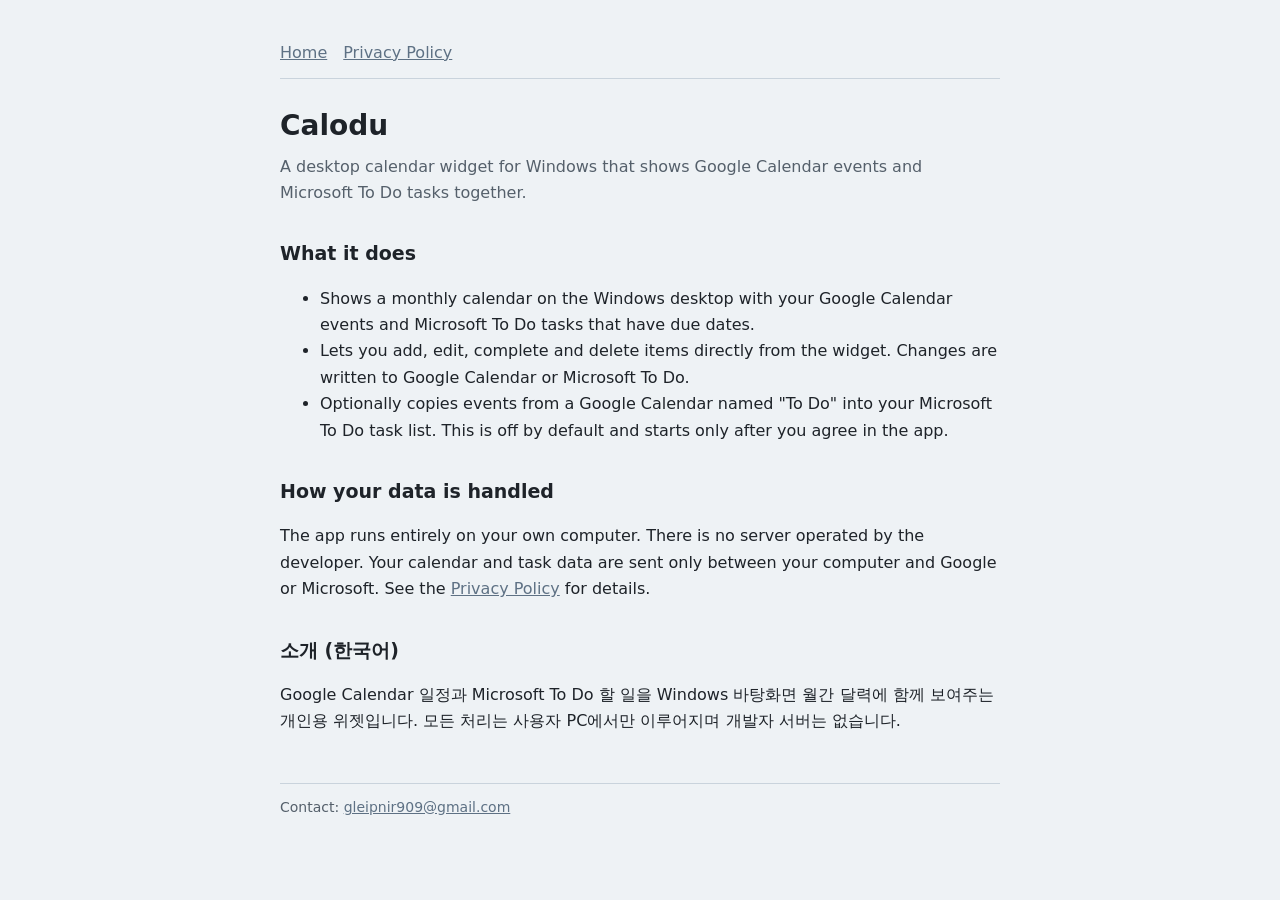
<file: index.html>
<!doctype html>
<html lang="en"><head><meta charset="utf-8"><meta name="viewport" content="width=device-width, initial-scale=1">
<meta name="google-site-verification" content="sr1De1BG168ANN89S2XPrEKfdKpf6cjLoRUnBLs4vwI" />
<title>Calodu</title><link rel="stylesheet" href="style.css"></head>
<body><main>
<nav><a href="./">Home</a><a href="privacy.html">Privacy Policy</a></nav>
<h1>Calodu</h1>
<p class="sub">A desktop calendar widget for Windows that shows Google Calendar events and Microsoft To Do tasks together.</p>
<h2>What it does</h2>
<ul>
<li>Shows a monthly calendar on the Windows desktop with your Google Calendar events and Microsoft To Do tasks that have due dates.</li>
<li>Lets you add, edit, complete and delete items directly from the widget. Changes are written to Google Calendar or Microsoft To Do.</li>
<li>Optionally copies events from a Google Calendar named "To Do" into your Microsoft To Do task list. This is off by default and starts only after you agree in the app.</li>
</ul>
<h2>How your data is handled</h2>
<p>The app runs entirely on your own computer. There is no server operated by the developer. Your calendar and task data are sent only between your computer and Google or Microsoft. See the <a href="privacy.html">Privacy Policy</a> for details.</p>
<h2>소개 (한국어)</h2>
<p>Google Calendar 일정과 Microsoft To Do 할 일을 Windows 바탕화면 월간 달력에 함께 보여주는 개인용 위젯입니다. 모든 처리는 사용자 PC에서만 이루어지며 개발자 서버는 없습니다.</p>
<footer>Contact: <a href="mailto:gleipnir909@gmail.com">gleipnir909@gmail.com</a></footer>
</main></body></html>
</file>
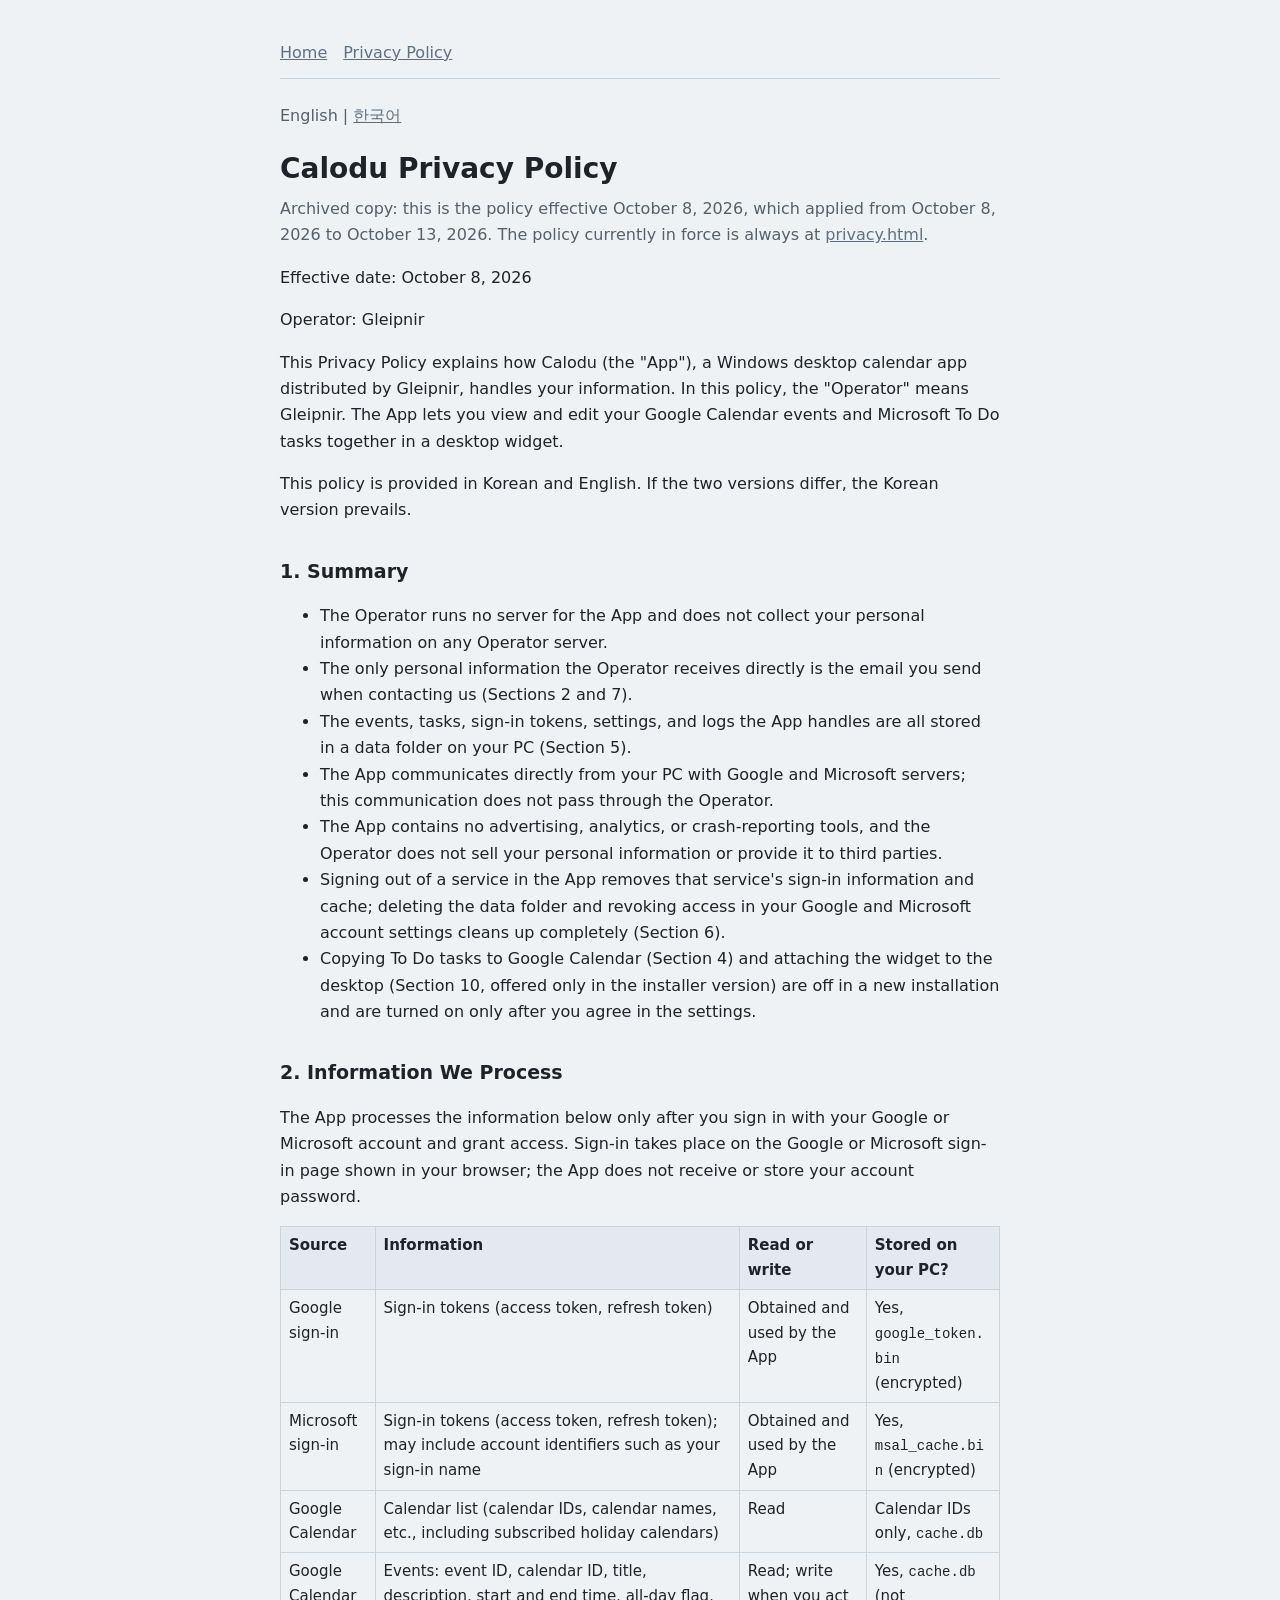
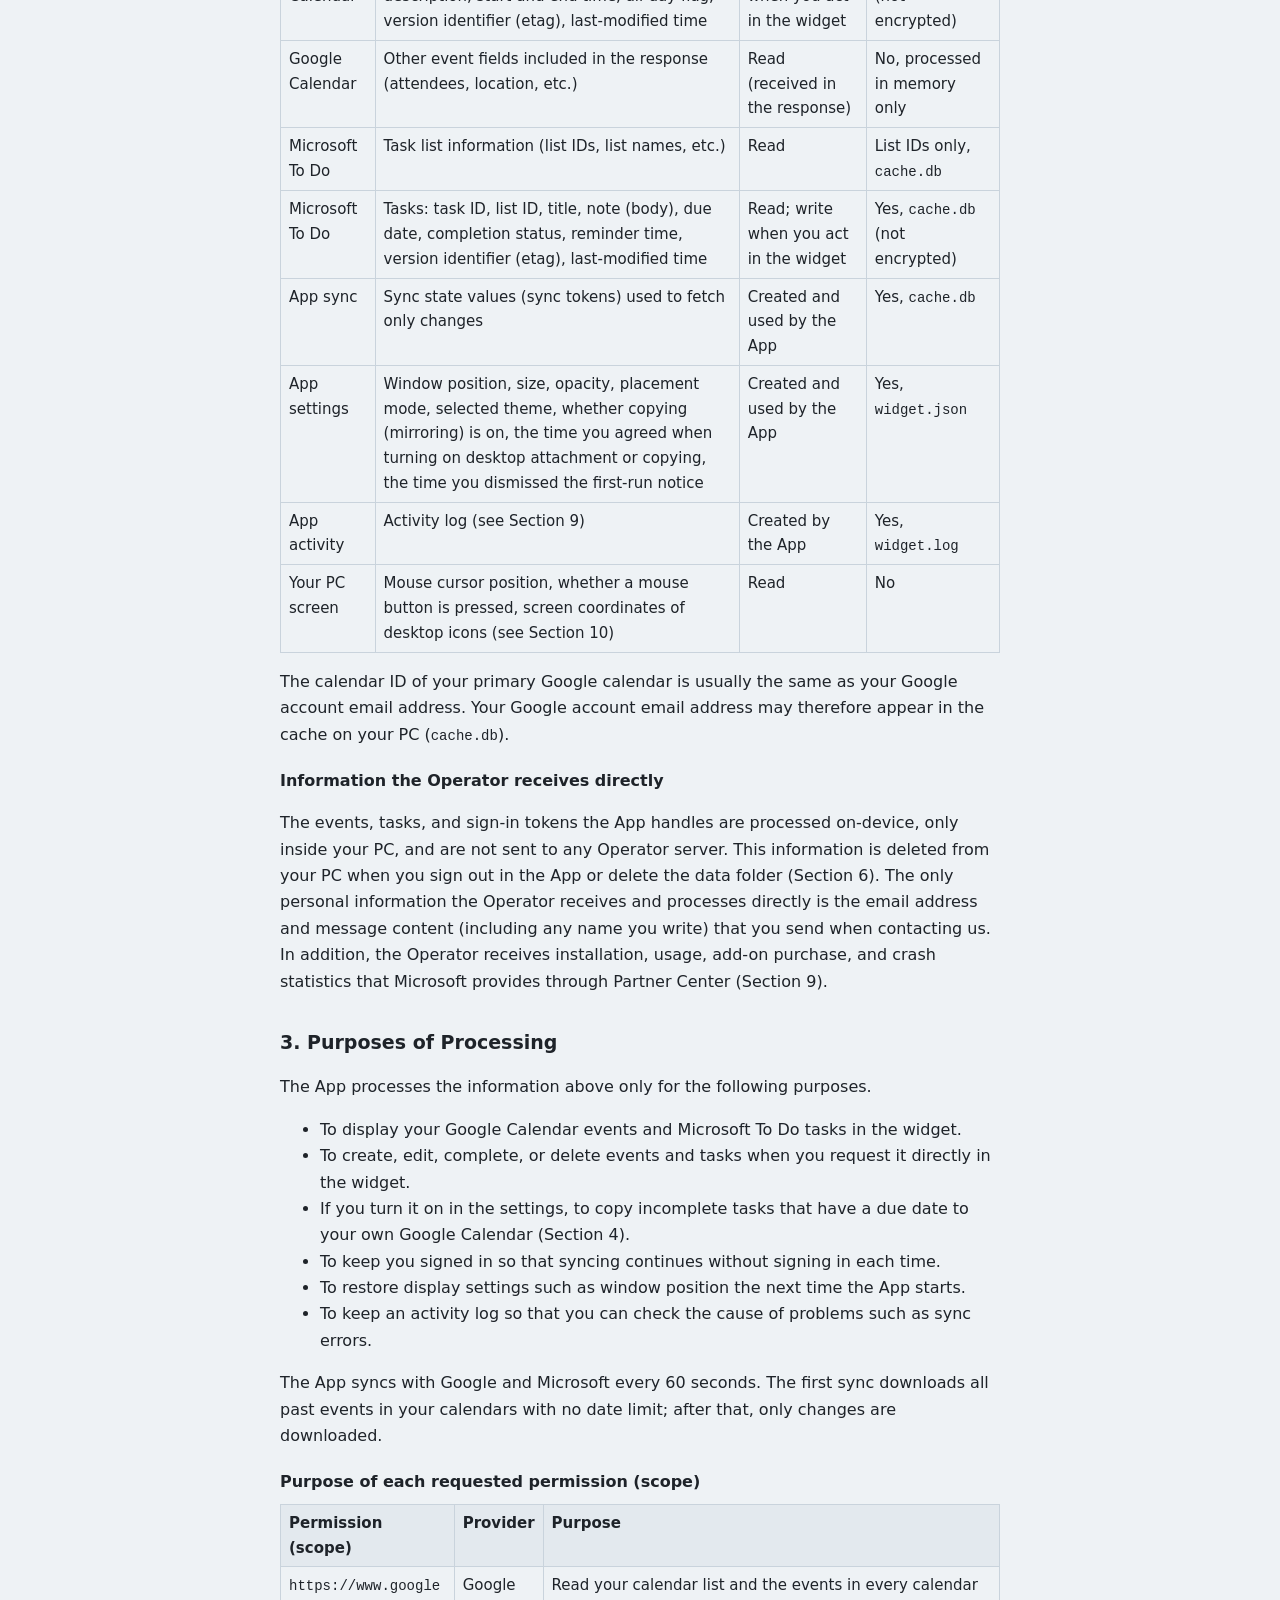
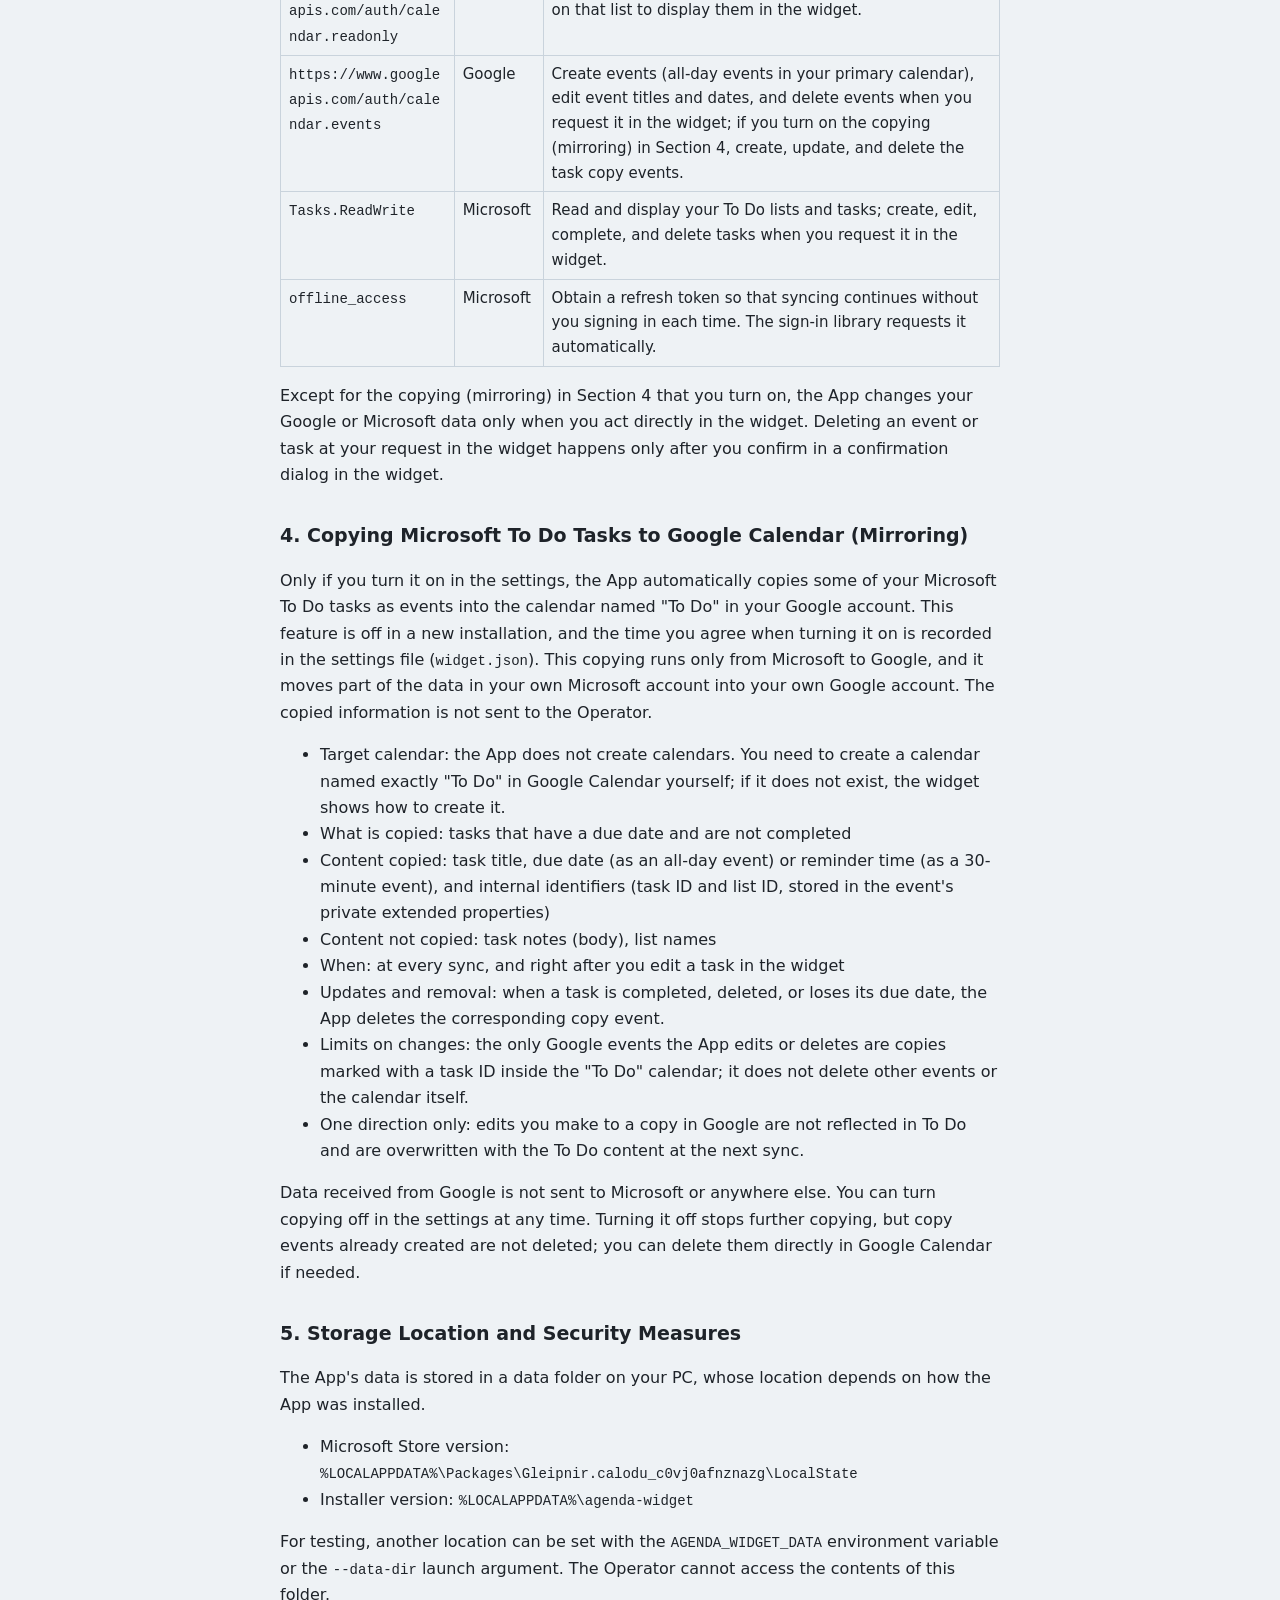
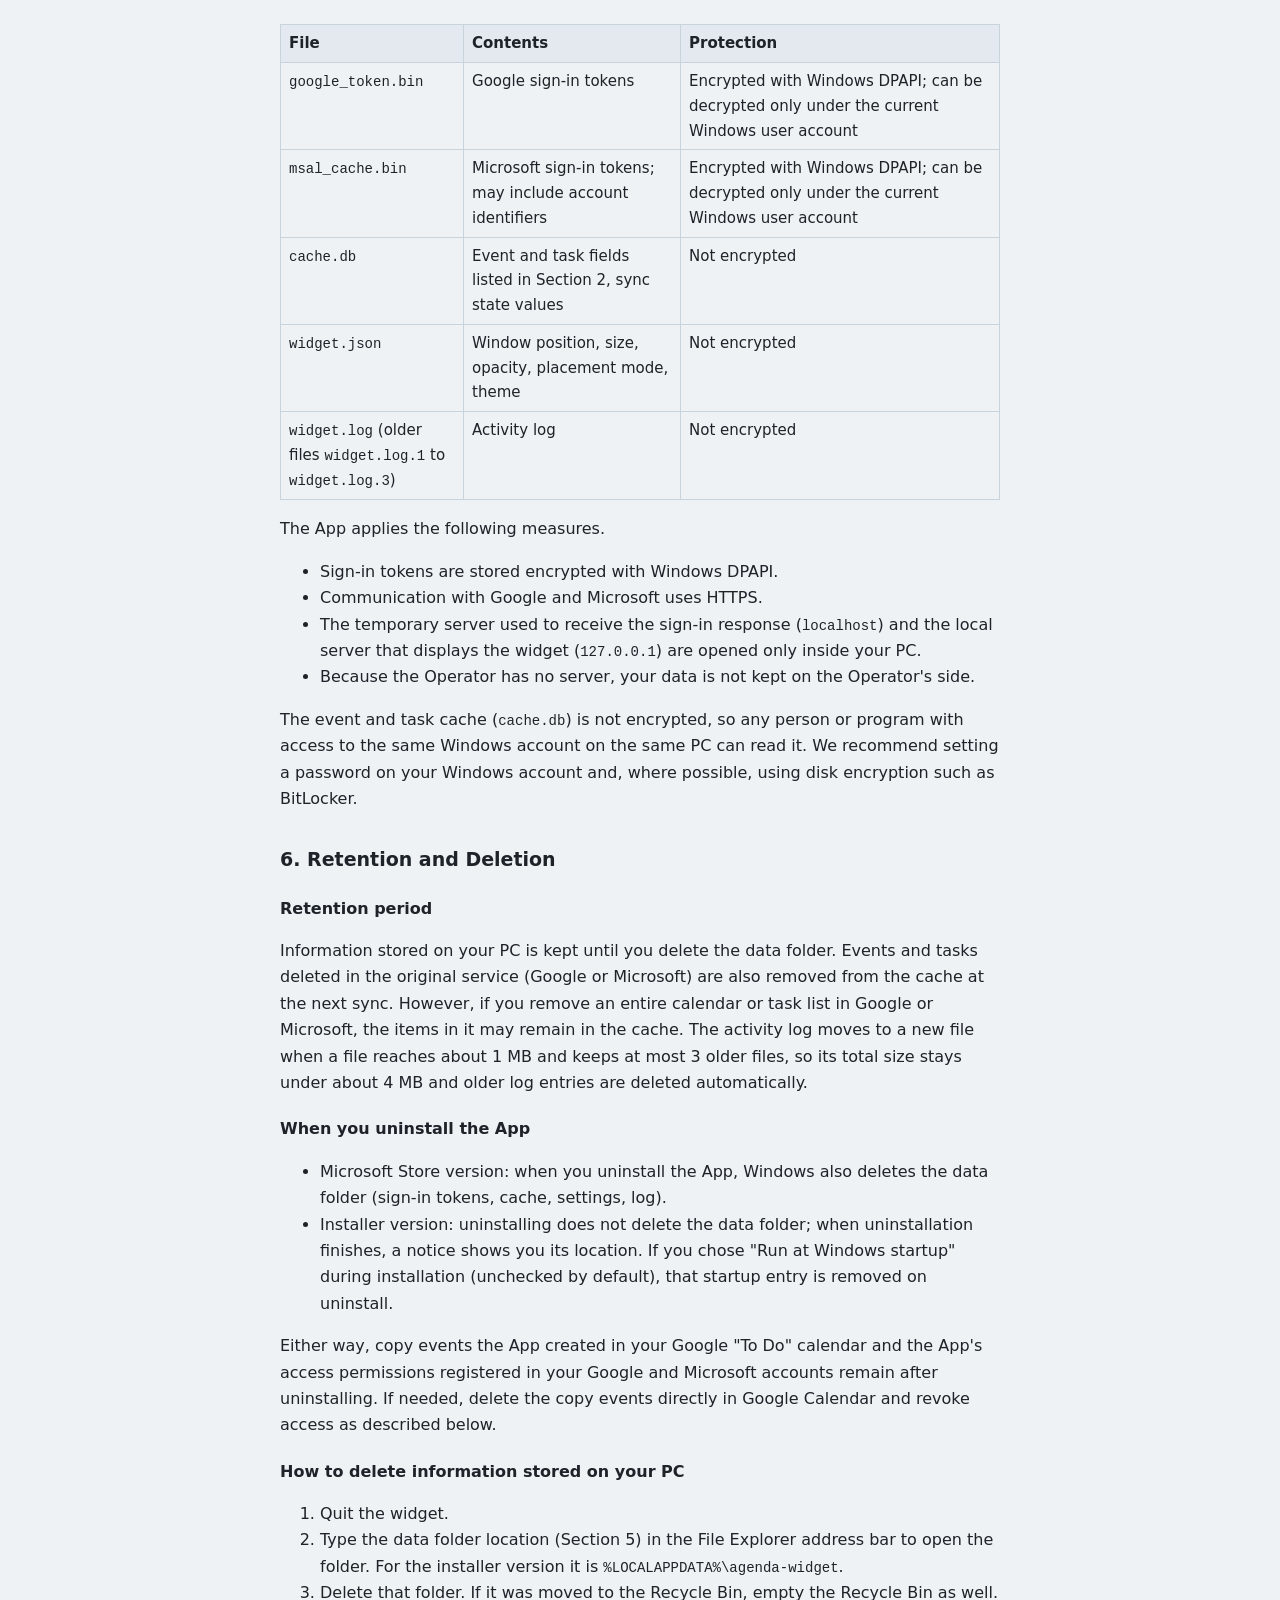
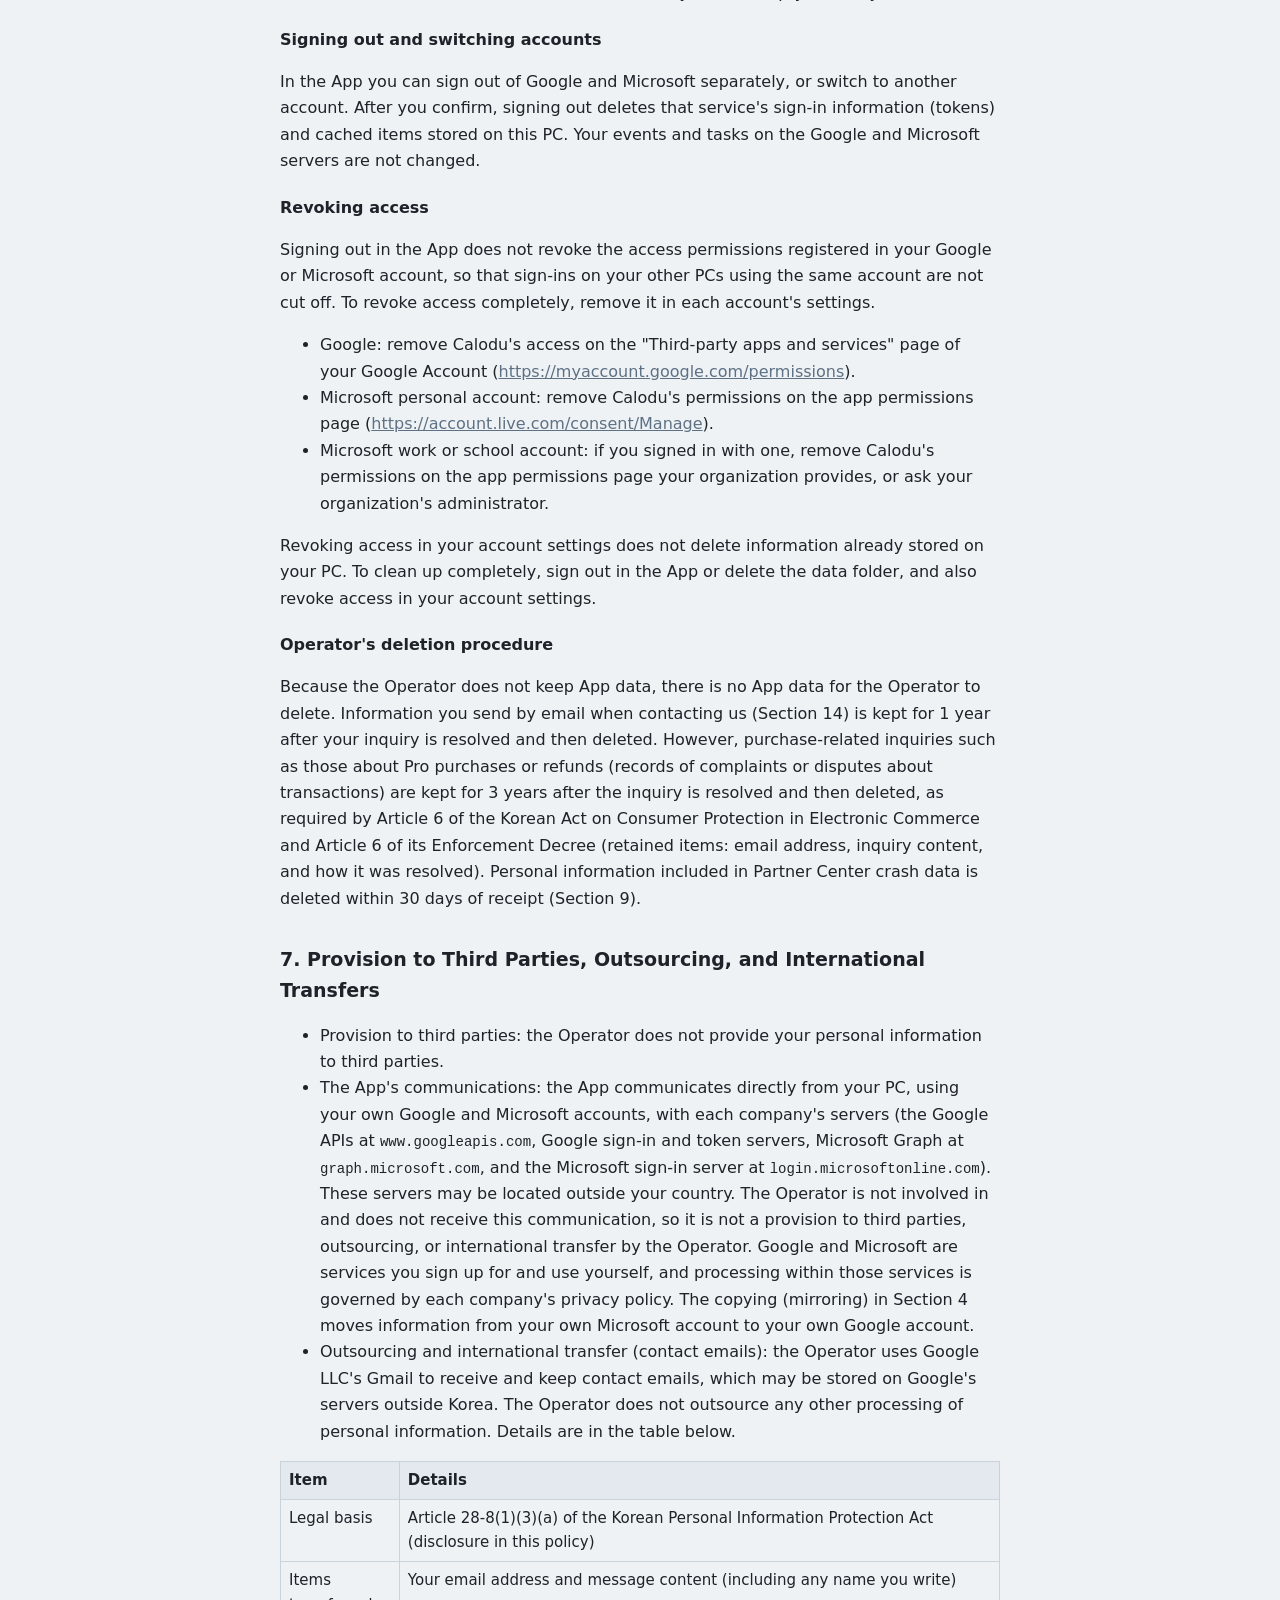
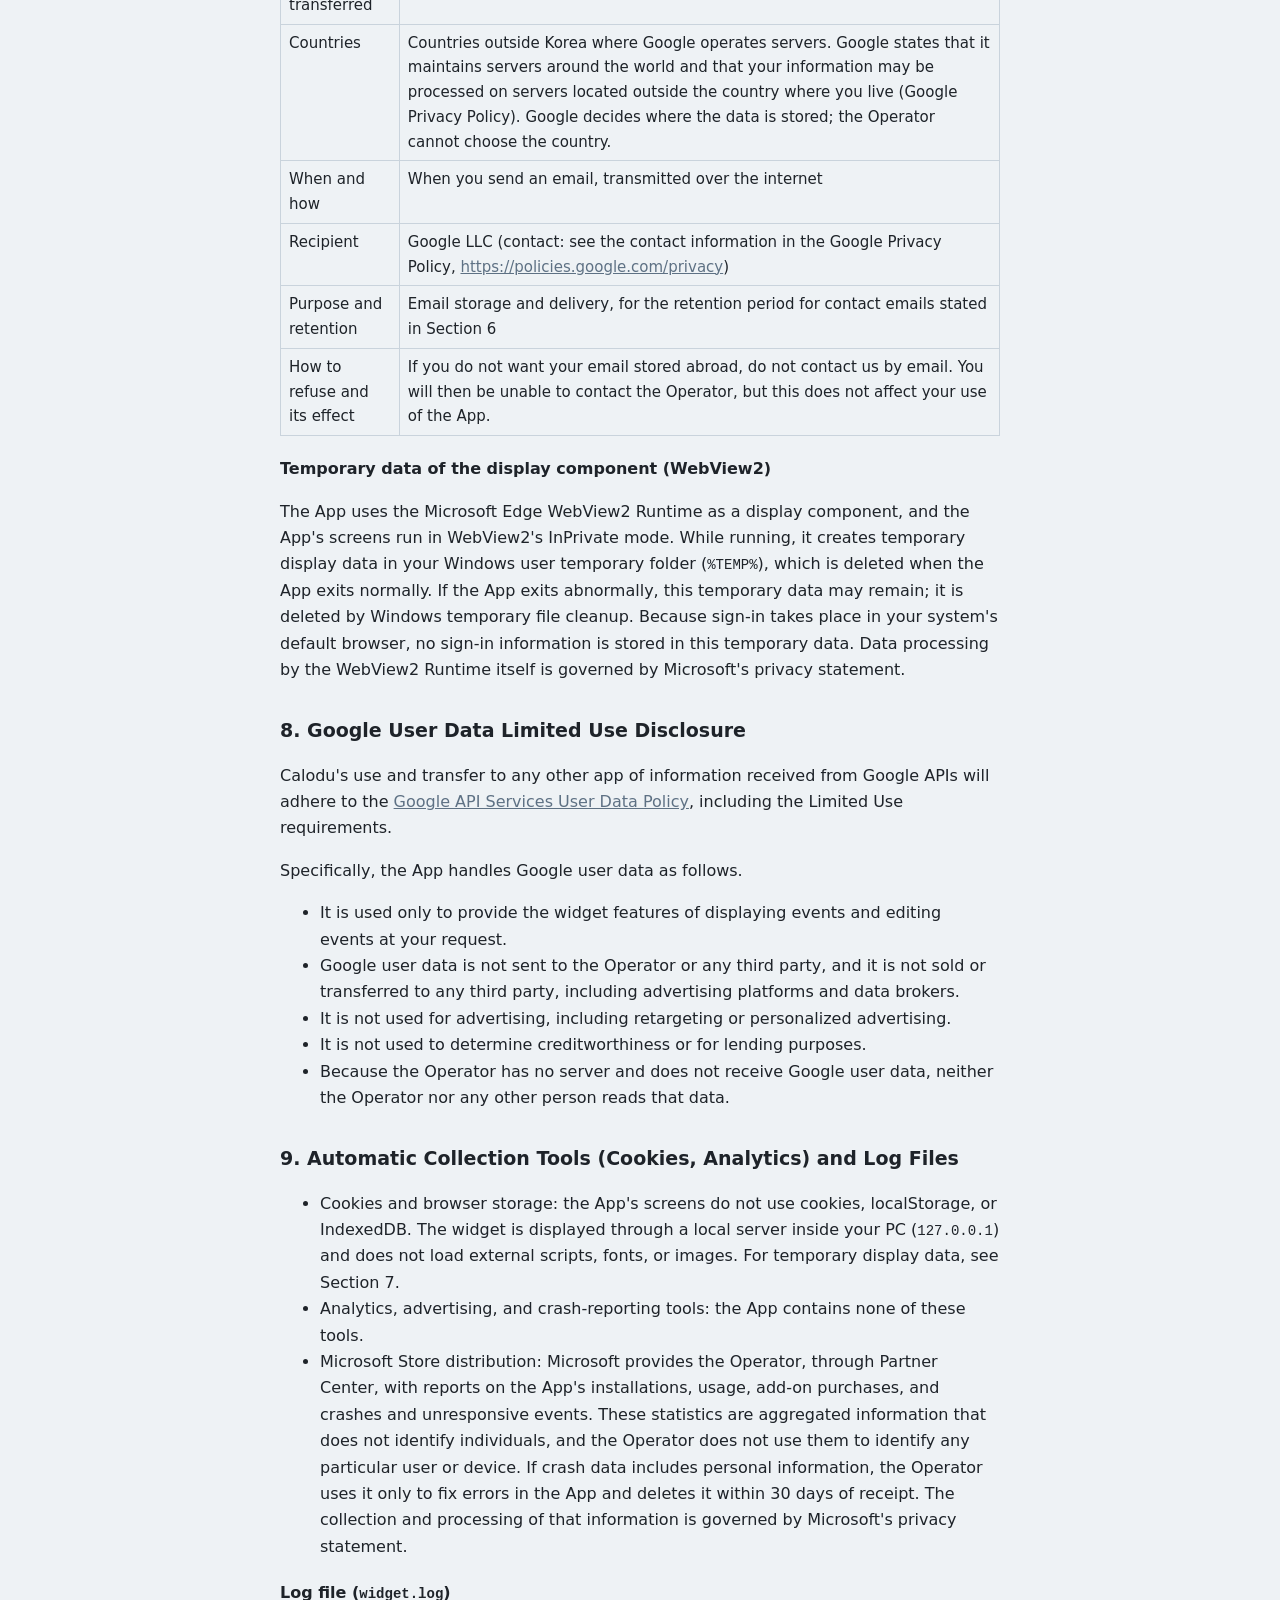
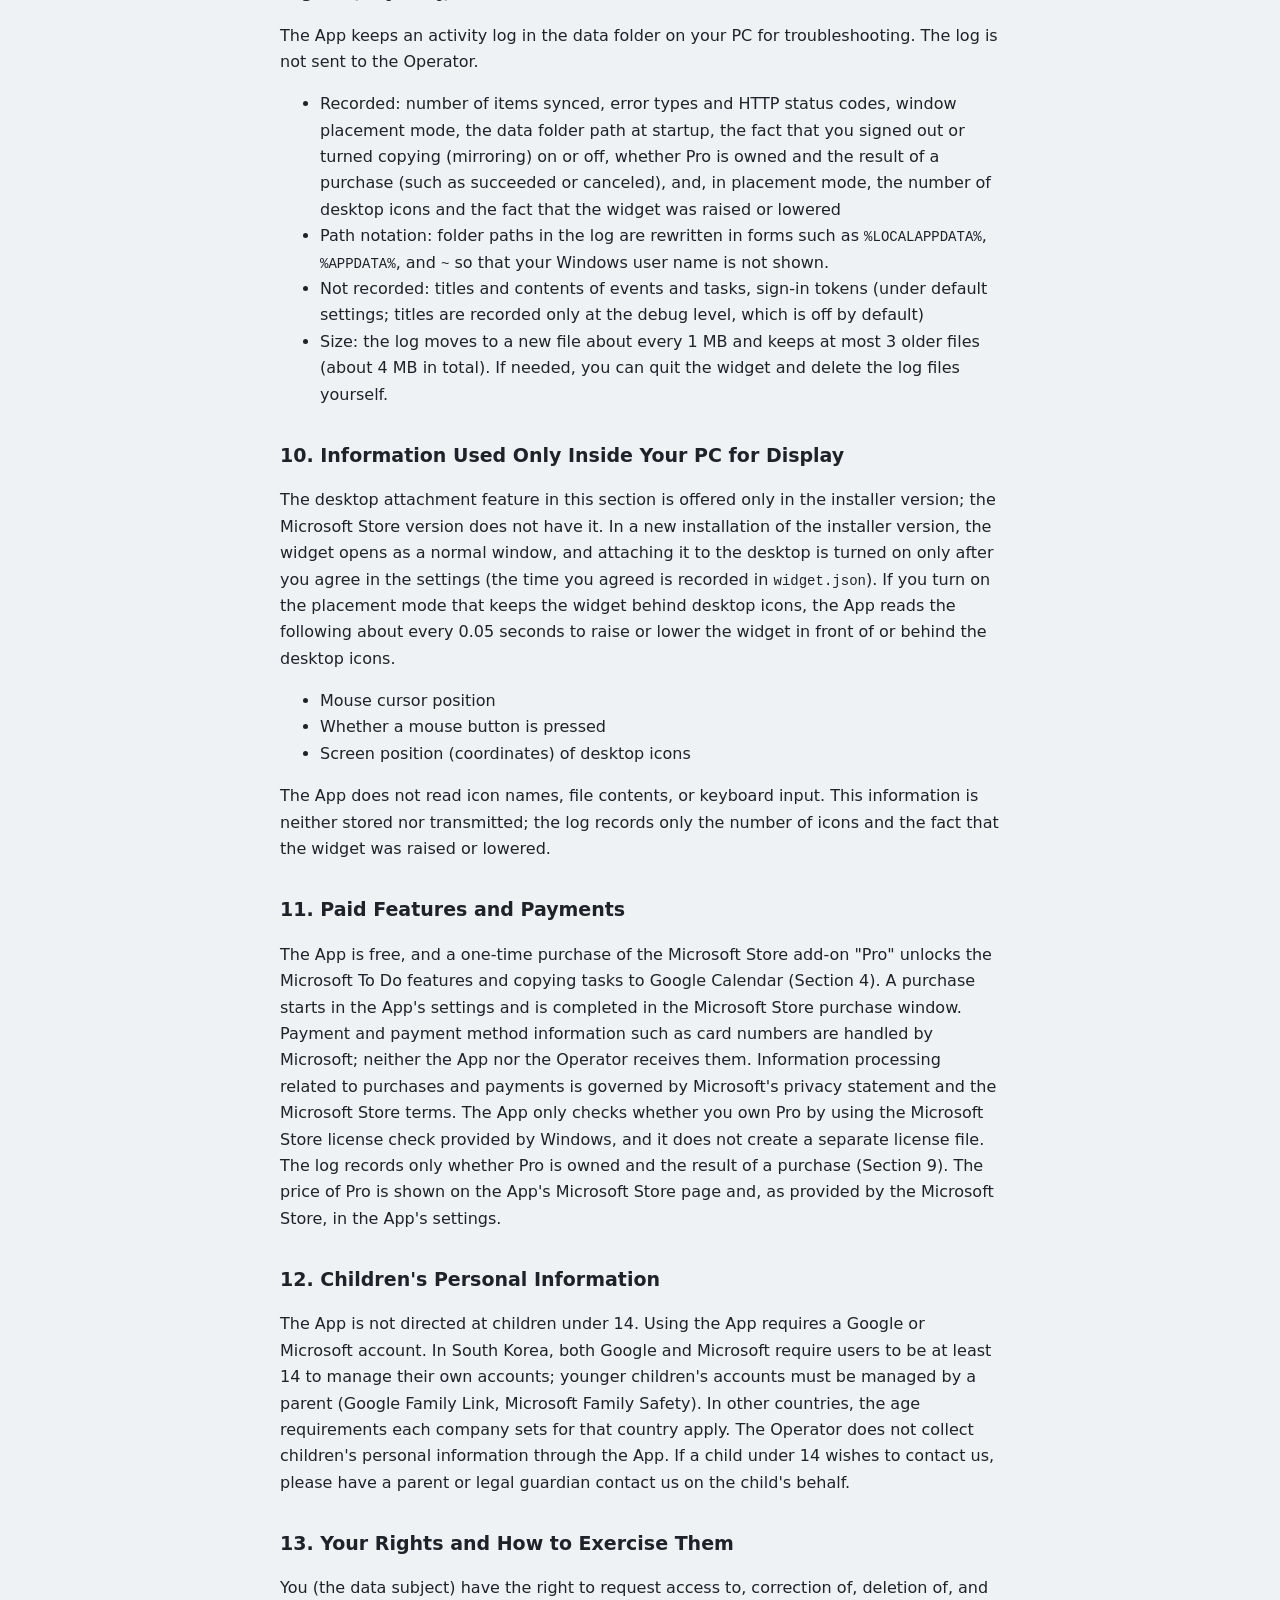
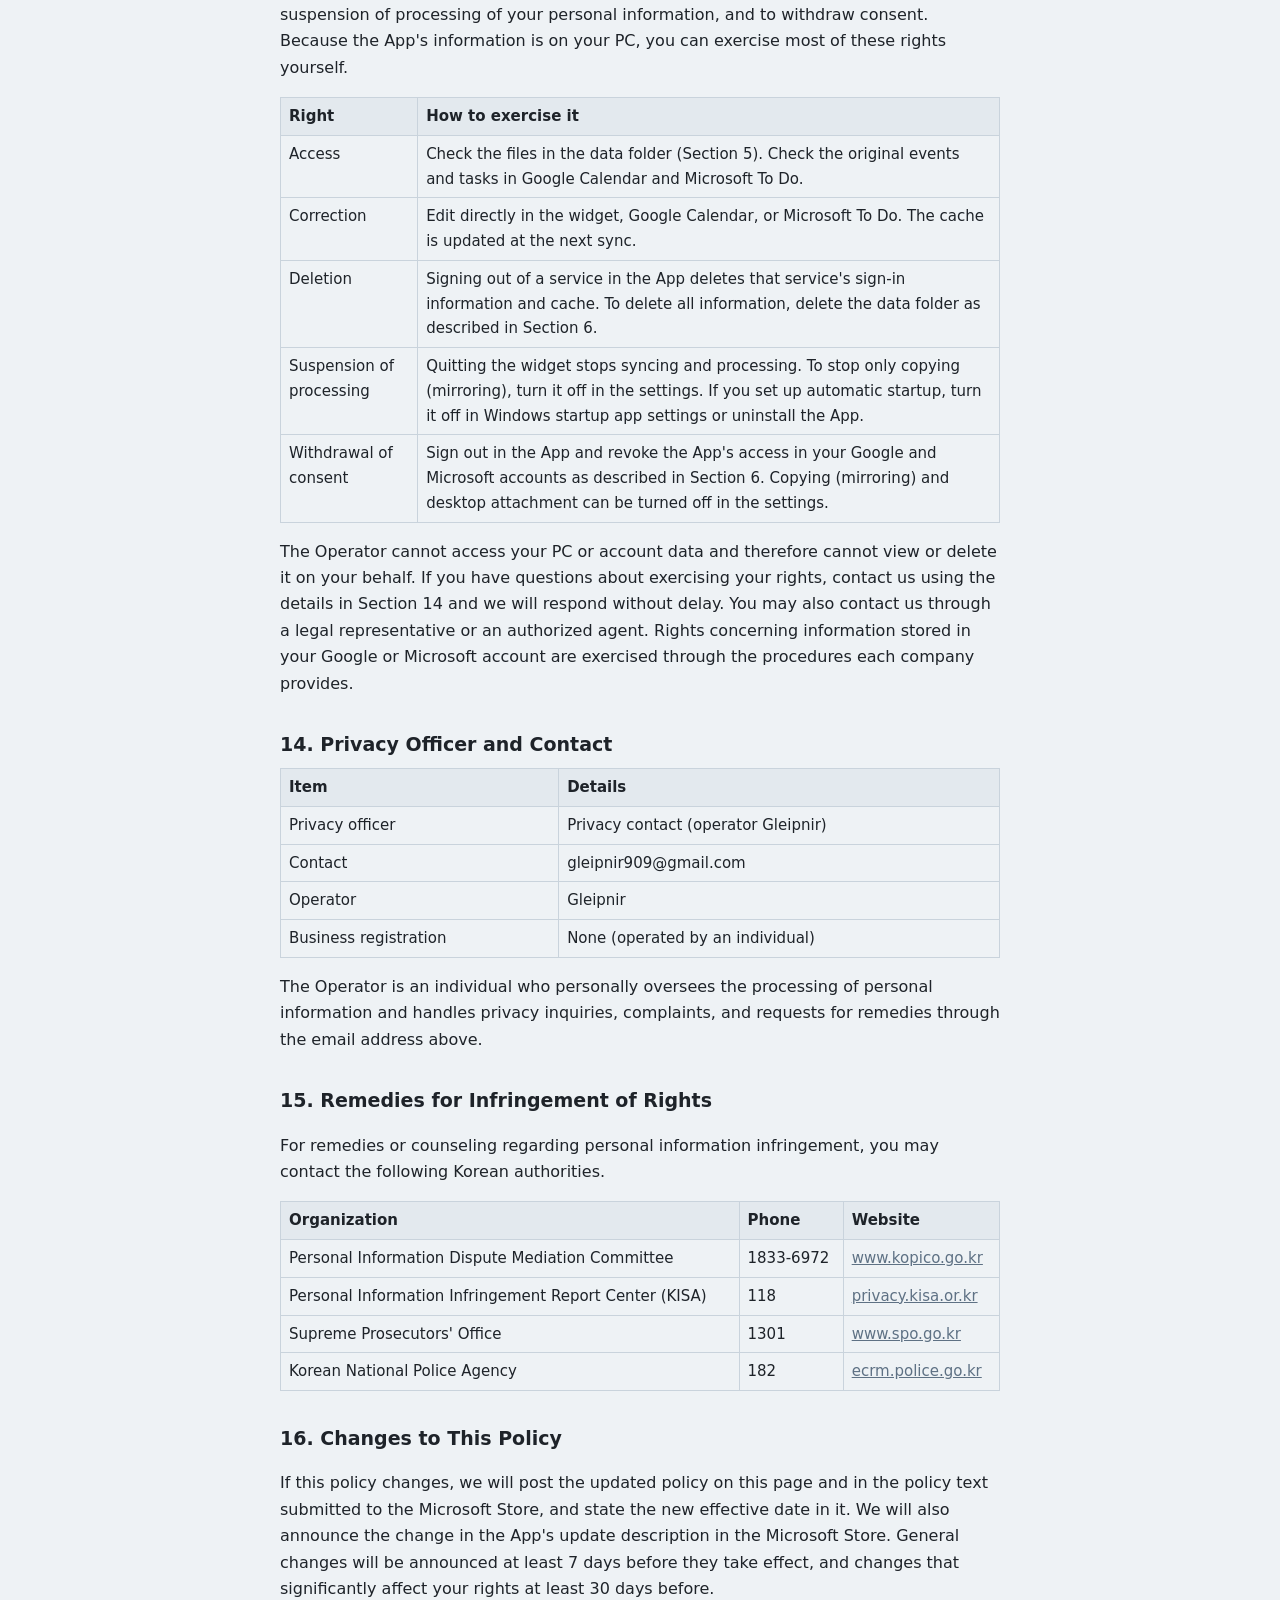
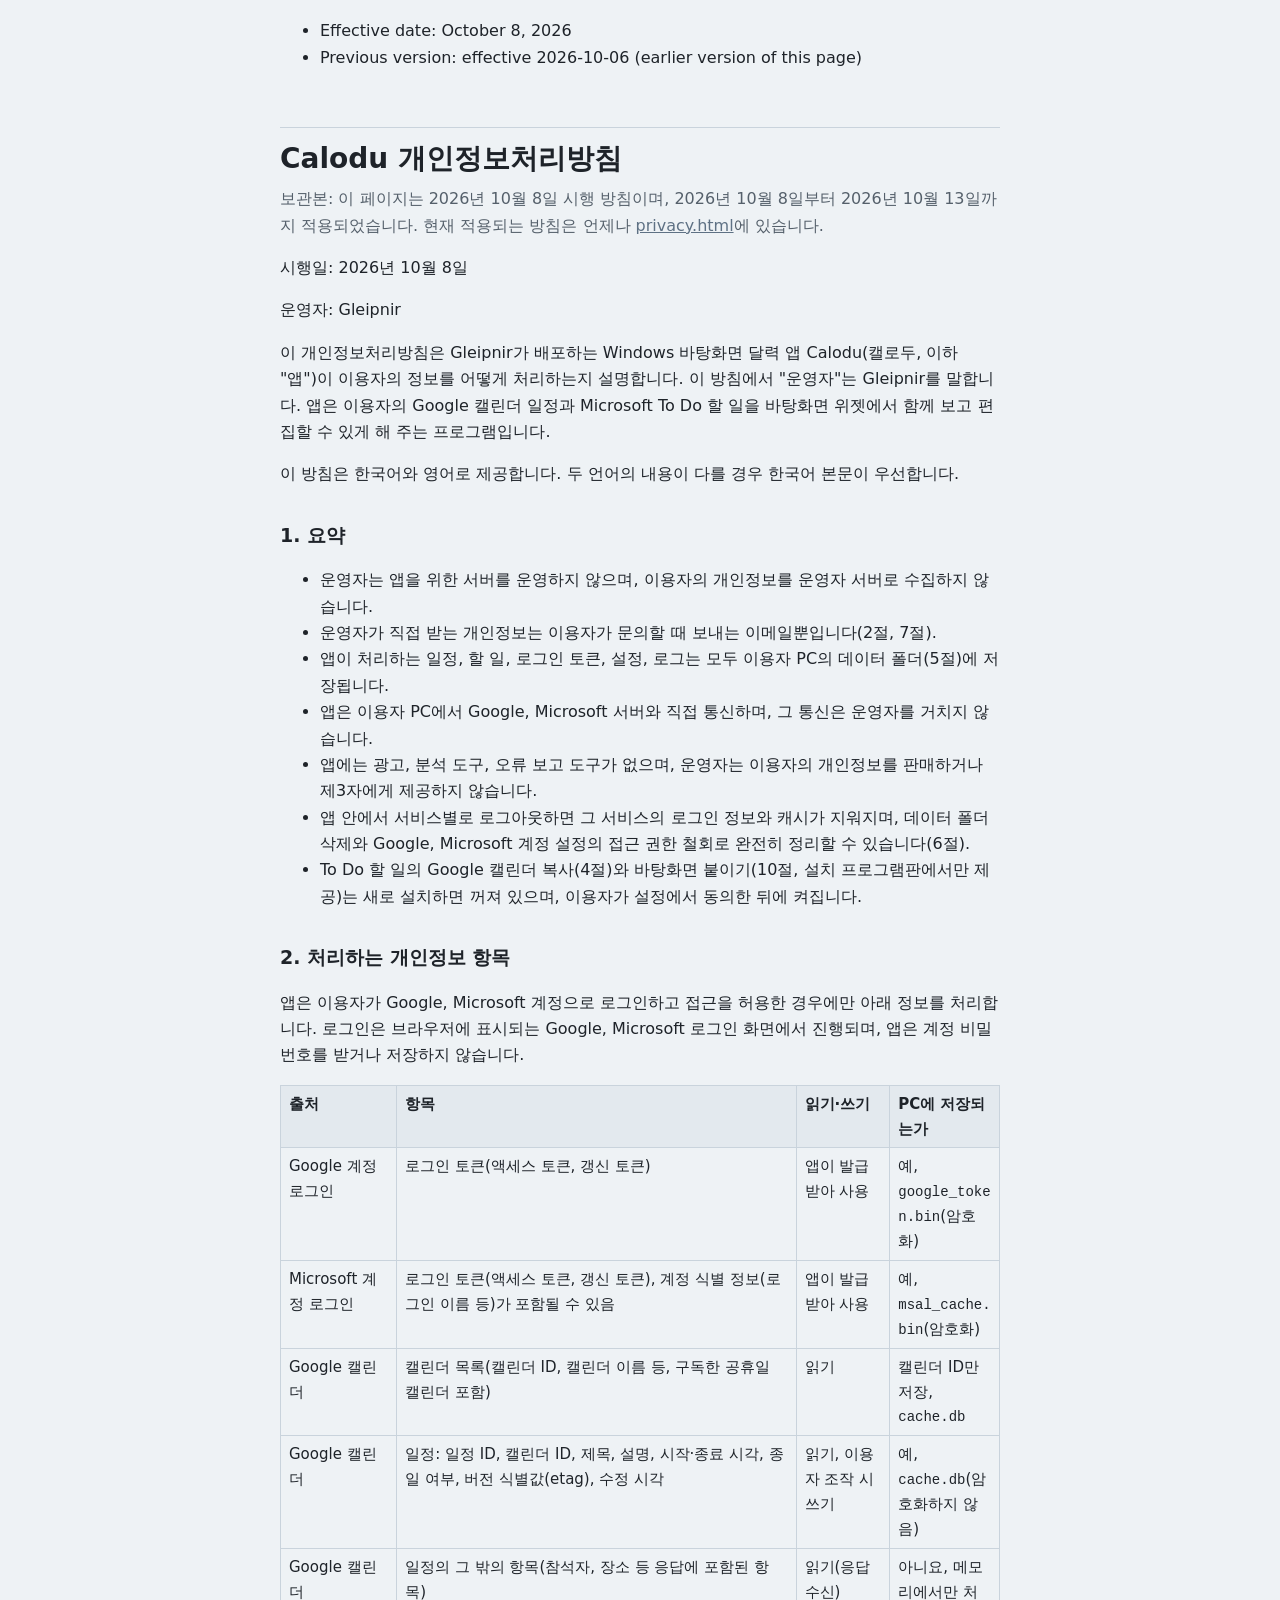
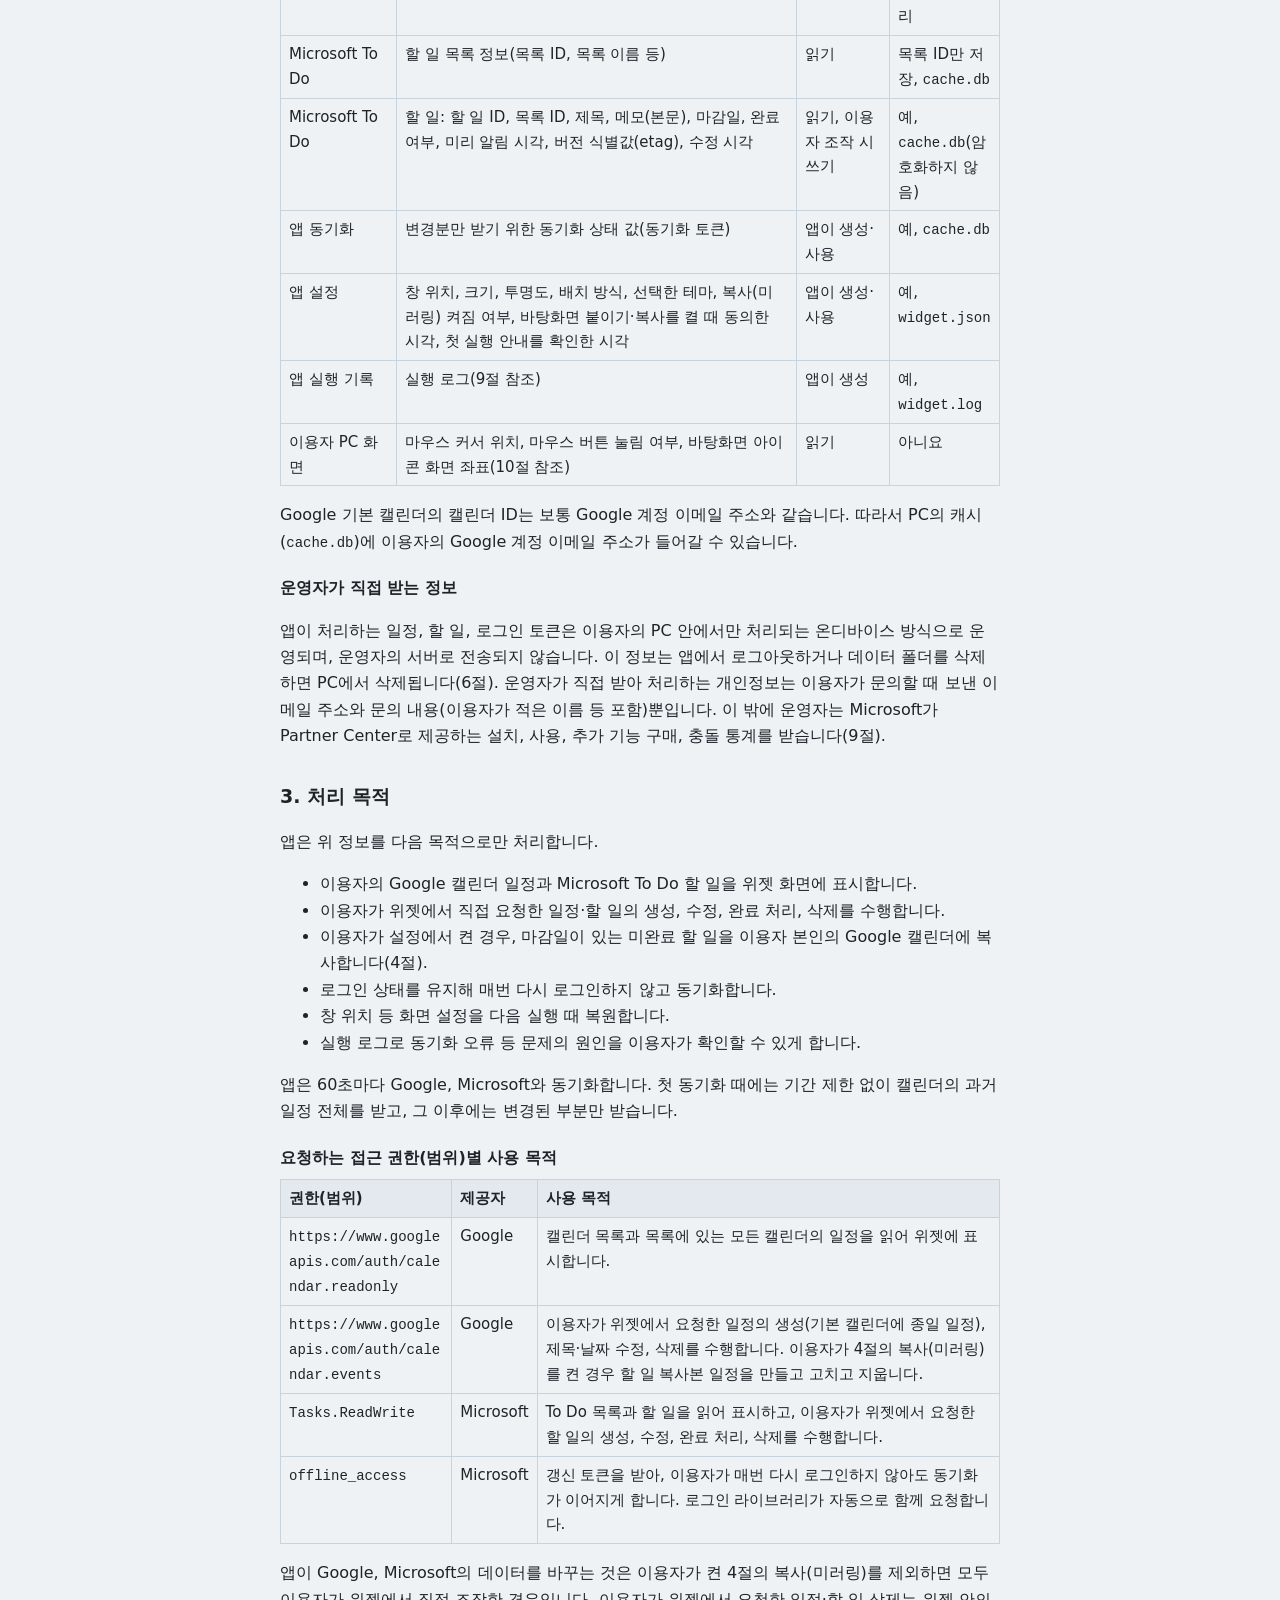
<file: privacy-2026-10-08.html>
<!doctype html>
<html lang="en"><head><meta charset="utf-8"><meta name="viewport" content="width=device-width, initial-scale=1">
<meta name="google-site-verification" content="sr1De1BG168ANN89S2XPrEKfdKpf6cjLoRUnBLs4vwI" />
<title>Privacy Policy - Calodu (archived, effective October 8, 2026)</title><link rel="stylesheet" href="style.css"><style>
.tw { overflow-x:auto; margin:8px 0 16px; }
table { border-collapse:collapse; width:100%; font-size:15px; }
th, td { border:1px solid var(--line); padding:6px 8px; text-align:left; vertical-align:top; }
th { background:#E3E9EE; }
code { font-size:14px; overflow-wrap:anywhere; }
h3 { font-size:16px; margin:20px 0 6px; }
blockquote { margin:8px 0; padding:4px 12px; border-left:3px solid var(--line); color:var(--sub); }
.lang { color:var(--sub); }
.ko { margin-top:56px; border-top:1px solid var(--line); padding-top:8px; }
</style></head>
<body><main>
<nav><a href="./">Home</a><a href="privacy.html">Privacy Policy</a></nav>
<p class="lang">English | <a href="#ko">한국어</a></p>
<h1>Calodu Privacy Policy</h1>
<p class="sub">Archived copy: this is the policy effective October 8, 2026, which applied from October 8, 2026 to October 13, 2026. The policy currently in force is always at <a href="privacy.html">privacy.html</a>.</p>
<p>Effective date: October 8, 2026</p>
<p>Operator: Gleipnir</p>
<p>This Privacy Policy explains how Calodu (the "App"), a Windows desktop calendar app distributed by Gleipnir, handles your information. In this policy, the "Operator" means Gleipnir. The App lets you view and edit your Google Calendar events and Microsoft To Do tasks together in a desktop widget.</p>
<p>This policy is provided in Korean and English. If the two versions differ, the Korean version prevails.</p>
<h2>1. Summary</h2>
<ul>
<li>The Operator runs no server for the App and does not collect your personal information on any Operator server.</li>
<li>The only personal information the Operator receives directly is the email you send when contacting us (Sections 2 and 7).</li>
<li>The events, tasks, sign-in tokens, settings, and logs the App handles are all stored in a data folder on your PC (Section 5).</li>
<li>The App communicates directly from your PC with Google and Microsoft servers; this communication does not pass through the Operator.</li>
<li>The App contains no advertising, analytics, or crash-reporting tools, and the Operator does not sell your personal information or provide it to third parties.</li>
<li>Signing out of a service in the App removes that service's sign-in information and cache; deleting the data folder and revoking access in your Google and Microsoft account settings cleans up completely (Section 6).</li>
<li>Copying To Do tasks to Google Calendar (Section 4) and attaching the widget to the desktop (Section 10, offered only in the installer version) are off in a new installation and are turned on only after you agree in the settings.</li>
</ul>
<h2>2. Information We Process</h2>
<p>The App processes the information below only after you sign in with your Google or Microsoft account and grant access. Sign-in takes place on the Google or Microsoft sign-in page shown in your browser; the App does not receive or store your account password.</p>
<div class="tw"><table>
<thead><tr><th>Source</th><th>Information</th><th>Read or write</th><th>Stored on your PC?</th></tr></thead>
<tbody>
<tr><td>Google sign-in</td><td>Sign-in tokens (access token, refresh token)</td><td>Obtained and used by the App</td><td>Yes, <code>google_token.bin</code> (encrypted)</td></tr>
<tr><td>Microsoft sign-in</td><td>Sign-in tokens (access token, refresh token); may include account identifiers such as your sign-in name</td><td>Obtained and used by the App</td><td>Yes, <code>msal_cache.bin</code> (encrypted)</td></tr>
<tr><td>Google Calendar</td><td>Calendar list (calendar IDs, calendar names, etc., including subscribed holiday calendars)</td><td>Read</td><td>Calendar IDs only, <code>cache.db</code></td></tr>
<tr><td>Google Calendar</td><td>Events: event ID, calendar ID, title, description, start and end time, all-day flag, version identifier (etag), last-modified time</td><td>Read; write when you act in the widget</td><td>Yes, <code>cache.db</code> (not encrypted)</td></tr>
<tr><td>Google Calendar</td><td>Other event fields included in the response (attendees, location, etc.)</td><td>Read (received in the response)</td><td>No, processed in memory only</td></tr>
<tr><td>Microsoft To Do</td><td>Task list information (list IDs, list names, etc.)</td><td>Read</td><td>List IDs only, <code>cache.db</code></td></tr>
<tr><td>Microsoft To Do</td><td>Tasks: task ID, list ID, title, note (body), due date, completion status, reminder time, version identifier (etag), last-modified time</td><td>Read; write when you act in the widget</td><td>Yes, <code>cache.db</code> (not encrypted)</td></tr>
<tr><td>App sync</td><td>Sync state values (sync tokens) used to fetch only changes</td><td>Created and used by the App</td><td>Yes, <code>cache.db</code></td></tr>
<tr><td>App settings</td><td>Window position, size, opacity, placement mode, selected theme, whether copying (mirroring) is on, the time you agreed when turning on desktop attachment or copying, the time you dismissed the first-run notice</td><td>Created and used by the App</td><td>Yes, <code>widget.json</code></td></tr>
<tr><td>App activity</td><td>Activity log (see Section 9)</td><td>Created by the App</td><td>Yes, <code>widget.log</code></td></tr>
<tr><td>Your PC screen</td><td>Mouse cursor position, whether a mouse button is pressed, screen coordinates of desktop icons (see Section 10)</td><td>Read</td><td>No</td></tr>
</tbody></table></div>
<p>The calendar ID of your primary Google calendar is usually the same as your Google account email address. Your Google account email address may therefore appear in the cache on your PC (<code>cache.db</code>).</p>
<h3>Information the Operator receives directly</h3>
<p>The events, tasks, and sign-in tokens the App handles are processed on-device, only inside your PC, and are not sent to any Operator server. This information is deleted from your PC when you sign out in the App or delete the data folder (Section 6). The only personal information the Operator receives and processes directly is the email address and message content (including any name you write) that you send when contacting us. In addition, the Operator receives installation, usage, add-on purchase, and crash statistics that Microsoft provides through Partner Center (Section 9).</p>
<h2>3. Purposes of Processing</h2>
<p>The App processes the information above only for the following purposes.</p>
<ul>
<li>To display your Google Calendar events and Microsoft To Do tasks in the widget.</li>
<li>To create, edit, complete, or delete events and tasks when you request it directly in the widget.</li>
<li>If you turn it on in the settings, to copy incomplete tasks that have a due date to your own Google Calendar (Section 4).</li>
<li>To keep you signed in so that syncing continues without signing in each time.</li>
<li>To restore display settings such as window position the next time the App starts.</li>
<li>To keep an activity log so that you can check the cause of problems such as sync errors.</li>
</ul>
<p>The App syncs with Google and Microsoft every 60 seconds. The first sync downloads all past events in your calendars with no date limit; after that, only changes are downloaded.</p>
<h3>Purpose of each requested permission (scope)</h3>
<div class="tw"><table>
<thead><tr><th>Permission (scope)</th><th>Provider</th><th>Purpose</th></tr></thead>
<tbody>
<tr><td><code>https://www.googleapis.com/auth/calendar.readonly</code></td><td>Google</td><td>Read your calendar list and the events in every calendar on that list to display them in the widget.</td></tr>
<tr><td><code>https://www.googleapis.com/auth/calendar.events</code></td><td>Google</td><td>Create events (all-day events in your primary calendar), edit event titles and dates, and delete events when you request it in the widget; if you turn on the copying (mirroring) in Section 4, create, update, and delete the task copy events.</td></tr>
<tr><td><code>Tasks.ReadWrite</code></td><td>Microsoft</td><td>Read and display your To Do lists and tasks; create, edit, complete, and delete tasks when you request it in the widget.</td></tr>
<tr><td><code>offline_access</code></td><td>Microsoft</td><td>Obtain a refresh token so that syncing continues without you signing in each time. The sign-in library requests it automatically.</td></tr>
</tbody></table></div>
<p>Except for the copying (mirroring) in Section 4 that you turn on, the App changes your Google or Microsoft data only when you act directly in the widget. Deleting an event or task at your request in the widget happens only after you confirm in a confirmation dialog in the widget.</p>
<h2>4. Copying Microsoft To Do Tasks to Google Calendar (Mirroring)</h2>
<p>Only if you turn it on in the settings, the App automatically copies some of your Microsoft To Do tasks as events into the calendar named "To Do" in your Google account. This feature is off in a new installation, and the time you agree when turning it on is recorded in the settings file (<code>widget.json</code>). This copying runs only from Microsoft to Google, and it moves part of the data in your own Microsoft account into your own Google account. The copied information is not sent to the Operator.</p>
<ul>
<li>Target calendar: the App does not create calendars. You need to create a calendar named exactly "To Do" in Google Calendar yourself; if it does not exist, the widget shows how to create it.</li>
<li>What is copied: tasks that have a due date and are not completed</li>
<li>Content copied: task title, due date (as an all-day event) or reminder time (as a 30-minute event), and internal identifiers (task ID and list ID, stored in the event's private extended properties)</li>
<li>Content not copied: task notes (body), list names</li>
<li>When: at every sync, and right after you edit a task in the widget</li>
<li>Updates and removal: when a task is completed, deleted, or loses its due date, the App deletes the corresponding copy event.</li>
<li>Limits on changes: the only Google events the App edits or deletes are copies marked with a task ID inside the "To Do" calendar; it does not delete other events or the calendar itself.</li>
<li>One direction only: edits you make to a copy in Google are not reflected in To Do and are overwritten with the To Do content at the next sync.</li>
</ul>
<p>Data received from Google is not sent to Microsoft or anywhere else. You can turn copying off in the settings at any time. Turning it off stops further copying, but copy events already created are not deleted; you can delete them directly in Google Calendar if needed.</p>
<h2>5. Storage Location and Security Measures</h2>
<p>The App's data is stored in a data folder on your PC, whose location depends on how the App was installed.</p>
<ul>
<li>Microsoft Store version: <code>%LOCALAPPDATA%\Packages\Gleipnir.calodu_c0vj0afnznazg\LocalState</code></li>
<li>Installer version: <code>%LOCALAPPDATA%\agenda-widget</code></li>
</ul>
<p>For testing, another location can be set with the <code>AGENDA_WIDGET_DATA</code> environment variable or the <code>--data-dir</code> launch argument. The Operator cannot access the contents of this folder.</p>
<div class="tw"><table>
<thead><tr><th>File</th><th>Contents</th><th>Protection</th></tr></thead>
<tbody>
<tr><td><code>google_token.bin</code></td><td>Google sign-in tokens</td><td>Encrypted with Windows DPAPI; can be decrypted only under the current Windows user account</td></tr>
<tr><td><code>msal_cache.bin</code></td><td>Microsoft sign-in tokens; may include account identifiers</td><td>Encrypted with Windows DPAPI; can be decrypted only under the current Windows user account</td></tr>
<tr><td><code>cache.db</code></td><td>Event and task fields listed in Section 2, sync state values</td><td>Not encrypted</td></tr>
<tr><td><code>widget.json</code></td><td>Window position, size, opacity, placement mode, theme</td><td>Not encrypted</td></tr>
<tr><td><code>widget.log</code> (older files <code>widget.log.1</code> to <code>widget.log.3</code>)</td><td>Activity log</td><td>Not encrypted</td></tr>
</tbody></table></div>
<p>The App applies the following measures.</p>
<ul>
<li>Sign-in tokens are stored encrypted with Windows DPAPI.</li>
<li>Communication with Google and Microsoft uses HTTPS.</li>
<li>The temporary server used to receive the sign-in response (<code>localhost</code>) and the local server that displays the widget (<code>127.0.0.1</code>) are opened only inside your PC.</li>
<li>Because the Operator has no server, your data is not kept on the Operator's side.</li>
</ul>
<p>The event and task cache (<code>cache.db</code>) is not encrypted, so any person or program with access to the same Windows account on the same PC can read it. We recommend setting a password on your Windows account and, where possible, using disk encryption such as BitLocker.</p>
<h2>6. Retention and Deletion</h2>
<h3>Retention period</h3>
<p>Information stored on your PC is kept until you delete the data folder. Events and tasks deleted in the original service (Google or Microsoft) are also removed from the cache at the next sync. However, if you remove an entire calendar or task list in Google or Microsoft, the items in it may remain in the cache. The activity log moves to a new file when a file reaches about 1 MB and keeps at most 3 older files, so its total size stays under about 4 MB and older log entries are deleted automatically.</p>
<h3>When you uninstall the App</h3>
<ul>
<li>Microsoft Store version: when you uninstall the App, Windows also deletes the data folder (sign-in tokens, cache, settings, log).</li>
<li>Installer version: uninstalling does not delete the data folder; when uninstallation finishes, a notice shows you its location. If you chose "Run at Windows startup" during installation (unchecked by default), that startup entry is removed on uninstall.</li>
</ul>
<p>Either way, copy events the App created in your Google "To Do" calendar and the App's access permissions registered in your Google and Microsoft accounts remain after uninstalling. If needed, delete the copy events directly in Google Calendar and revoke access as described below.</p>
<h3>How to delete information stored on your PC</h3>
<ol>
<li>Quit the widget.</li>
<li>Type the data folder location (Section 5) in the File Explorer address bar to open the folder. For the installer version it is <code>%LOCALAPPDATA%\agenda-widget</code>.</li>
<li>Delete that folder. If it was moved to the Recycle Bin, empty the Recycle Bin as well.</li>
</ol>
<h3>Signing out and switching accounts</h3>
<p>In the App you can sign out of Google and Microsoft separately, or switch to another account. After you confirm, signing out deletes that service's sign-in information (tokens) and cached items stored on this PC. Your events and tasks on the Google and Microsoft servers are not changed.</p>
<h3>Revoking access</h3>
<p>Signing out in the App does not revoke the access permissions registered in your Google or Microsoft account, so that sign-ins on your other PCs using the same account are not cut off. To revoke access completely, remove it in each account's settings.</p>
<ul>
<li>Google: remove Calodu's access on the "Third-party apps and services" page of your Google Account (<a href="https://myaccount.google.com/permissions">https://myaccount.google.com/permissions</a>).</li>
<li>Microsoft personal account: remove Calodu's permissions on the app permissions page (<a href="https://account.live.com/consent/Manage">https://account.live.com/consent/Manage</a>).</li>
<li>Microsoft work or school account: if you signed in with one, remove Calodu's permissions on the app permissions page your organization provides, or ask your organization's administrator.</li>
</ul>
<p>Revoking access in your account settings does not delete information already stored on your PC. To clean up completely, sign out in the App or delete the data folder, and also revoke access in your account settings.</p>
<h3>Operator's deletion procedure</h3>
<p>Because the Operator does not keep App data, there is no App data for the Operator to delete. Information you send by email when contacting us (Section 14) is kept for 1 year after your inquiry is resolved and then deleted. However, purchase-related inquiries such as those about Pro purchases or refunds (records of complaints or disputes about transactions) are kept for 3 years after the inquiry is resolved and then deleted, as required by Article 6 of the Korean Act on Consumer Protection in Electronic Commerce and Article 6 of its Enforcement Decree (retained items: email address, inquiry content, and how it was resolved). Personal information included in Partner Center crash data is deleted within 30 days of receipt (Section 9).</p>
<h2>7. Provision to Third Parties, Outsourcing, and International Transfers</h2>
<ul>
<li>Provision to third parties: the Operator does not provide your personal information to third parties.</li>
<li>The App's communications: the App communicates directly from your PC, using your own Google and Microsoft accounts, with each company's servers (the Google APIs at <code>www.googleapis.com</code>, Google sign-in and token servers, Microsoft Graph at <code>graph.microsoft.com</code>, and the Microsoft sign-in server at <code>login.microsoftonline.com</code>). These servers may be located outside your country. The Operator is not involved in and does not receive this communication, so it is not a provision to third parties, outsourcing, or international transfer by the Operator. Google and Microsoft are services you sign up for and use yourself, and processing within those services is governed by each company's privacy policy. The copying (mirroring) in Section 4 moves information from your own Microsoft account to your own Google account.</li>
<li>Outsourcing and international transfer (contact emails): the Operator uses Google LLC's Gmail to receive and keep contact emails, which may be stored on Google's servers outside Korea. The Operator does not outsource any other processing of personal information. Details are in the table below.</li>
</ul>
<div class="tw"><table>
<thead><tr><th>Item</th><th>Details</th></tr></thead>
<tbody>
<tr><td>Legal basis</td><td>Article 28-8(1)(3)(a) of the Korean Personal Information Protection Act (disclosure in this policy)</td></tr>
<tr><td>Items transferred</td><td>Your email address and message content (including any name you write)</td></tr>
<tr><td>Countries</td><td>Countries outside Korea where Google operates servers. Google states that it maintains servers around the world and that your information may be processed on servers located outside the country where you live (Google Privacy Policy). Google decides where the data is stored; the Operator cannot choose the country.</td></tr>
<tr><td>When and how</td><td>When you send an email, transmitted over the internet</td></tr>
<tr><td>Recipient</td><td>Google LLC (contact: see the contact information in the Google Privacy Policy, <a href="https://policies.google.com/privacy">https://policies.google.com/privacy</a>)</td></tr>
<tr><td>Purpose and retention</td><td>Email storage and delivery, for the retention period for contact emails stated in Section 6</td></tr>
<tr><td>How to refuse and its effect</td><td>If you do not want your email stored abroad, do not contact us by email. You will then be unable to contact the Operator, but this does not affect your use of the App.</td></tr>
</tbody></table></div>
<h3>Temporary data of the display component (WebView2)</h3>
<p>The App uses the Microsoft Edge WebView2 Runtime as a display component, and the App's screens run in WebView2's InPrivate mode. While running, it creates temporary display data in your Windows user temporary folder (<code>%TEMP%</code>), which is deleted when the App exits normally. If the App exits abnormally, this temporary data may remain; it is deleted by Windows temporary file cleanup. Because sign-in takes place in your system's default browser, no sign-in information is stored in this temporary data. Data processing by the WebView2 Runtime itself is governed by Microsoft's privacy statement.</p>
<h2>8. Google User Data Limited Use Disclosure</h2>
<p>Calodu's use and transfer to any other app of information received from Google APIs will adhere to the <a href="https://developers.google.com/terms/api-services-user-data-policy">Google API Services User Data Policy</a>, including the Limited Use requirements.</p>
<p>Specifically, the App handles Google user data as follows.</p>
<ul>
<li>It is used only to provide the widget features of displaying events and editing events at your request.</li>
<li>Google user data is not sent to the Operator or any third party, and it is not sold or transferred to any third party, including advertising platforms and data brokers.</li>
<li>It is not used for advertising, including retargeting or personalized advertising.</li>
<li>It is not used to determine creditworthiness or for lending purposes.</li>
<li>Because the Operator has no server and does not receive Google user data, neither the Operator nor any other person reads that data.</li>
</ul>
<h2>9. Automatic Collection Tools (Cookies, Analytics) and Log Files</h2>
<ul>
<li>Cookies and browser storage: the App's screens do not use cookies, localStorage, or IndexedDB. The widget is displayed through a local server inside your PC (<code>127.0.0.1</code>) and does not load external scripts, fonts, or images. For temporary display data, see Section 7.</li>
<li>Analytics, advertising, and crash-reporting tools: the App contains none of these tools.</li>
<li>Microsoft Store distribution: Microsoft provides the Operator, through Partner Center, with reports on the App's installations, usage, add-on purchases, and crashes and unresponsive events. These statistics are aggregated information that does not identify individuals, and the Operator does not use them to identify any particular user or device. If crash data includes personal information, the Operator uses it only to fix errors in the App and deletes it within 30 days of receipt. The collection and processing of that information is governed by Microsoft's privacy statement.</li>
</ul>
<h3>Log file (<code>widget.log</code>)</h3>
<p>The App keeps an activity log in the data folder on your PC for troubleshooting. The log is not sent to the Operator.</p>
<ul>
<li>Recorded: number of items synced, error types and HTTP status codes, window placement mode, the data folder path at startup, the fact that you signed out or turned copying (mirroring) on or off, whether Pro is owned and the result of a purchase (such as succeeded or canceled), and, in placement mode, the number of desktop icons and the fact that the widget was raised or lowered</li>
<li>Path notation: folder paths in the log are rewritten in forms such as <code>%LOCALAPPDATA%</code>, <code>%APPDATA%</code>, and <code>~</code> so that your Windows user name is not shown.</li>
<li>Not recorded: titles and contents of events and tasks, sign-in tokens (under default settings; titles are recorded only at the debug level, which is off by default)</li>
<li>Size: the log moves to a new file about every 1 MB and keeps at most 3 older files (about 4 MB in total). If needed, you can quit the widget and delete the log files yourself.</li>
</ul>
<h2>10. Information Used Only Inside Your PC for Display</h2>
<p>The desktop attachment feature in this section is offered only in the installer version; the Microsoft Store version does not have it. In a new installation of the installer version, the widget opens as a normal window, and attaching it to the desktop is turned on only after you agree in the settings (the time you agreed is recorded in <code>widget.json</code>). If you turn on the placement mode that keeps the widget behind desktop icons, the App reads the following about every 0.05 seconds to raise or lower the widget in front of or behind the desktop icons.</p>
<ul>
<li>Mouse cursor position</li>
<li>Whether a mouse button is pressed</li>
<li>Screen position (coordinates) of desktop icons</li>
</ul>
<p>The App does not read icon names, file contents, or keyboard input. This information is neither stored nor transmitted; the log records only the number of icons and the fact that the widget was raised or lowered.</p>
<h2>11. Paid Features and Payments</h2>
<p>The App is free, and a one-time purchase of the Microsoft Store add-on "Pro" unlocks the Microsoft To Do features and copying tasks to Google Calendar (Section 4). A purchase starts in the App's settings and is completed in the Microsoft Store purchase window. Payment and payment method information such as card numbers are handled by Microsoft; neither the App nor the Operator receives them. Information processing related to purchases and payments is governed by Microsoft's privacy statement and the Microsoft Store terms. The App only checks whether you own Pro by using the Microsoft Store license check provided by Windows, and it does not create a separate license file. The log records only whether Pro is owned and the result of a purchase (Section 9). The price of Pro is shown on the App's Microsoft Store page and, as provided by the Microsoft Store, in the App's settings.</p>
<h2>12. Children's Personal Information</h2>
<p>The App is not directed at children under 14. Using the App requires a Google or Microsoft account. In South Korea, both Google and Microsoft require users to be at least 14 to manage their own accounts; younger children's accounts must be managed by a parent (Google Family Link, Microsoft Family Safety). In other countries, the age requirements each company sets for that country apply. The Operator does not collect children's personal information through the App. If a child under 14 wishes to contact us, please have a parent or legal guardian contact us on the child's behalf.</p>
<h2>13. Your Rights and How to Exercise Them</h2>
<p>You (the data subject) have the right to request access to, correction of, deletion of, and suspension of processing of your personal information, and to withdraw consent. Because the App's information is on your PC, you can exercise most of these rights yourself.</p>
<div class="tw"><table>
<thead><tr><th>Right</th><th>How to exercise it</th></tr></thead>
<tbody>
<tr><td>Access</td><td>Check the files in the data folder (Section 5). Check the original events and tasks in Google Calendar and Microsoft To Do.</td></tr>
<tr><td>Correction</td><td>Edit directly in the widget, Google Calendar, or Microsoft To Do. The cache is updated at the next sync.</td></tr>
<tr><td>Deletion</td><td>Signing out of a service in the App deletes that service's sign-in information and cache. To delete all information, delete the data folder as described in Section 6.</td></tr>
<tr><td>Suspension of processing</td><td>Quitting the widget stops syncing and processing. To stop only copying (mirroring), turn it off in the settings. If you set up automatic startup, turn it off in Windows startup app settings or uninstall the App.</td></tr>
<tr><td>Withdrawal of consent</td><td>Sign out in the App and revoke the App's access in your Google and Microsoft accounts as described in Section 6. Copying (mirroring) and desktop attachment can be turned off in the settings.</td></tr>
</tbody></table></div>
<p>The Operator cannot access your PC or account data and therefore cannot view or delete it on your behalf. If you have questions about exercising your rights, contact us using the details in Section 14 and we will respond without delay. You may also contact us through a legal representative or an authorized agent. Rights concerning information stored in your Google or Microsoft account are exercised through the procedures each company provides.</p>
<h2>14. Privacy Officer and Contact</h2>
<div class="tw"><table>
<thead><tr><th>Item</th><th>Details</th></tr></thead>
<tbody>
<tr><td>Privacy officer</td><td>Privacy contact (operator Gleipnir)</td></tr>
<tr><td>Contact</td><td>gleipnir909@gmail.com</td></tr>
<tr><td>Operator</td><td>Gleipnir</td></tr>
<tr><td>Business registration</td><td>None (operated by an individual)</td></tr>
</tbody></table></div>
<p>The Operator is an individual who personally oversees the processing of personal information and handles privacy inquiries, complaints, and requests for remedies through the email address above.</p>
<h2>15. Remedies for Infringement of Rights</h2>
<p>For remedies or counseling regarding personal information infringement, you may contact the following Korean authorities.</p>
<div class="tw"><table>
<thead><tr><th>Organization</th><th>Phone</th><th>Website</th></tr></thead>
<tbody>
<tr><td>Personal Information Dispute Mediation Committee</td><td>1833-6972</td><td><a href="https://www.kopico.go.kr">www.kopico.go.kr</a></td></tr>
<tr><td>Personal Information Infringement Report Center (KISA)</td><td>118</td><td><a href="https://privacy.kisa.or.kr">privacy.kisa.or.kr</a></td></tr>
<tr><td>Supreme Prosecutors' Office</td><td>1301</td><td><a href="https://www.spo.go.kr">www.spo.go.kr</a></td></tr>
<tr><td>Korean National Police Agency</td><td>182</td><td><a href="https://ecrm.police.go.kr">ecrm.police.go.kr</a></td></tr>
</tbody></table></div>
<h2>16. Changes to This Policy</h2>
<p>If this policy changes, we will post the updated policy on this page and in the policy text submitted to the Microsoft Store, and state the new effective date in it. We will also announce the change in the App's update description in the Microsoft Store. General changes will be announced at least 7 days before they take effect, and changes that significantly affect your rights at least 30 days before.</p>
<ul>
<li>Effective date: October 8, 2026</li>
<li>Previous version: effective 2026-10-06 (earlier version of this page)</li>
</ul>
<section class="ko" lang="ko">
<h1 id="ko">Calodu 개인정보처리방침</h1>
<p class="sub">보관본: 이 페이지는 2026년 10월 8일 시행 방침이며, 2026년 10월 8일부터 2026년 10월 13일까지 적용되었습니다. 현재 적용되는 방침은 언제나 <a href="privacy.html">privacy.html</a>에 있습니다.</p>
<p>시행일: 2026년 10월 8일</p>
<p>운영자: Gleipnir</p>
<p>이 개인정보처리방침은 Gleipnir가 배포하는 Windows 바탕화면 달력 앱 Calodu(캘로두, 이하 "앱")이 이용자의 정보를 어떻게 처리하는지 설명합니다. 이 방침에서 "운영자"는 Gleipnir를 말합니다. 앱은 이용자의 Google 캘린더 일정과 Microsoft To Do 할 일을 바탕화면 위젯에서 함께 보고 편집할 수 있게 해 주는 프로그램입니다.</p>
<p>이 방침은 한국어와 영어로 제공합니다. 두 언어의 내용이 다를 경우 한국어 본문이 우선합니다.</p>
<h2>1. 요약</h2>
<ul>
<li>운영자는 앱을 위한 서버를 운영하지 않으며, 이용자의 개인정보를 운영자 서버로 수집하지 않습니다.</li>
<li>운영자가 직접 받는 개인정보는 이용자가 문의할 때 보내는 이메일뿐입니다(2절, 7절).</li>
<li>앱이 처리하는 일정, 할 일, 로그인 토큰, 설정, 로그는 모두 이용자 PC의 데이터 폴더(5절)에 저장됩니다.</li>
<li>앱은 이용자 PC에서 Google, Microsoft 서버와 직접 통신하며, 그 통신은 운영자를 거치지 않습니다.</li>
<li>앱에는 광고, 분석 도구, 오류 보고 도구가 없으며, 운영자는 이용자의 개인정보를 판매하거나 제3자에게 제공하지 않습니다.</li>
<li>앱 안에서 서비스별로 로그아웃하면 그 서비스의 로그인 정보와 캐시가 지워지며, 데이터 폴더 삭제와 Google, Microsoft 계정 설정의 접근 권한 철회로 완전히 정리할 수 있습니다(6절).</li>
<li>To Do 할 일의 Google 캘린더 복사(4절)와 바탕화면 붙이기(10절, 설치 프로그램판에서만 제공)는 새로 설치하면 꺼져 있으며, 이용자가 설정에서 동의한 뒤에 켜집니다.</li>
</ul>
<h2>2. 처리하는 개인정보 항목</h2>
<p>앱은 이용자가 Google, Microsoft 계정으로 로그인하고 접근을 허용한 경우에만 아래 정보를 처리합니다. 로그인은 브라우저에 표시되는 Google, Microsoft 로그인 화면에서 진행되며, 앱은 계정 비밀번호를 받거나 저장하지 않습니다.</p>
<div class="tw"><table>
<thead><tr><th>출처</th><th>항목</th><th>읽기·쓰기</th><th>PC에 저장되는가</th></tr></thead>
<tbody>
<tr><td>Google 계정 로그인</td><td>로그인 토큰(액세스 토큰, 갱신 토큰)</td><td>앱이 발급받아 사용</td><td>예, <code>google_token.bin</code>(암호화)</td></tr>
<tr><td>Microsoft 계정 로그인</td><td>로그인 토큰(액세스 토큰, 갱신 토큰), 계정 식별 정보(로그인 이름 등)가 포함될 수 있음</td><td>앱이 발급받아 사용</td><td>예, <code>msal_cache.bin</code>(암호화)</td></tr>
<tr><td>Google 캘린더</td><td>캘린더 목록(캘린더 ID, 캘린더 이름 등, 구독한 공휴일 캘린더 포함)</td><td>읽기</td><td>캘린더 ID만 저장, <code>cache.db</code></td></tr>
<tr><td>Google 캘린더</td><td>일정: 일정 ID, 캘린더 ID, 제목, 설명, 시작·종료 시각, 종일 여부, 버전 식별값(etag), 수정 시각</td><td>읽기, 이용자 조작 시 쓰기</td><td>예, <code>cache.db</code>(암호화하지 않음)</td></tr>
<tr><td>Google 캘린더</td><td>일정의 그 밖의 항목(참석자, 장소 등 응답에 포함된 항목)</td><td>읽기(응답 수신)</td><td>아니요, 메모리에서만 처리</td></tr>
<tr><td>Microsoft To Do</td><td>할 일 목록 정보(목록 ID, 목록 이름 등)</td><td>읽기</td><td>목록 ID만 저장, <code>cache.db</code></td></tr>
<tr><td>Microsoft To Do</td><td>할 일: 할 일 ID, 목록 ID, 제목, 메모(본문), 마감일, 완료 여부, 미리 알림 시각, 버전 식별값(etag), 수정 시각</td><td>읽기, 이용자 조작 시 쓰기</td><td>예, <code>cache.db</code>(암호화하지 않음)</td></tr>
<tr><td>앱 동기화</td><td>변경분만 받기 위한 동기화 상태 값(동기화 토큰)</td><td>앱이 생성·사용</td><td>예, <code>cache.db</code></td></tr>
<tr><td>앱 설정</td><td>창 위치, 크기, 투명도, 배치 방식, 선택한 테마, 복사(미러링) 켜짐 여부, 바탕화면 붙이기·복사를 켤 때 동의한 시각, 첫 실행 안내를 확인한 시각</td><td>앱이 생성·사용</td><td>예, <code>widget.json</code></td></tr>
<tr><td>앱 실행 기록</td><td>실행 로그(9절 참조)</td><td>앱이 생성</td><td>예, <code>widget.log</code></td></tr>
<tr><td>이용자 PC 화면</td><td>마우스 커서 위치, 마우스 버튼 눌림 여부, 바탕화면 아이콘 화면 좌표(10절 참조)</td><td>읽기</td><td>아니요</td></tr>
</tbody></table></div>
<p>Google 기본 캘린더의 캘린더 ID는 보통 Google 계정 이메일 주소와 같습니다. 따라서 PC의 캐시(<code>cache.db</code>)에 이용자의 Google 계정 이메일 주소가 들어갈 수 있습니다.</p>
<h3>운영자가 직접 받는 정보</h3>
<p>앱이 처리하는 일정, 할 일, 로그인 토큰은 이용자의 PC 안에서만 처리되는 온디바이스 방식으로 운영되며, 운영자의 서버로 전송되지 않습니다. 이 정보는 앱에서 로그아웃하거나 데이터 폴더를 삭제하면 PC에서 삭제됩니다(6절). 운영자가 직접 받아 처리하는 개인정보는 이용자가 문의할 때 보낸 이메일 주소와 문의 내용(이용자가 적은 이름 등 포함)뿐입니다. 이 밖에 운영자는 Microsoft가 Partner Center로 제공하는 설치, 사용, 추가 기능 구매, 충돌 통계를 받습니다(9절).</p>
<h2>3. 처리 목적</h2>
<p>앱은 위 정보를 다음 목적으로만 처리합니다.</p>
<ul>
<li>이용자의 Google 캘린더 일정과 Microsoft To Do 할 일을 위젯 화면에 표시합니다.</li>
<li>이용자가 위젯에서 직접 요청한 일정·할 일의 생성, 수정, 완료 처리, 삭제를 수행합니다.</li>
<li>이용자가 설정에서 켠 경우, 마감일이 있는 미완료 할 일을 이용자 본인의 Google 캘린더에 복사합니다(4절).</li>
<li>로그인 상태를 유지해 매번 다시 로그인하지 않고 동기화합니다.</li>
<li>창 위치 등 화면 설정을 다음 실행 때 복원합니다.</li>
<li>실행 로그로 동기화 오류 등 문제의 원인을 이용자가 확인할 수 있게 합니다.</li>
</ul>
<p>앱은 60초마다 Google, Microsoft와 동기화합니다. 첫 동기화 때에는 기간 제한 없이 캘린더의 과거 일정 전체를 받고, 그 이후에는 변경된 부분만 받습니다.</p>
<h3>요청하는 접근 권한(범위)별 사용 목적</h3>
<div class="tw"><table>
<thead><tr><th>권한(범위)</th><th>제공자</th><th>사용 목적</th></tr></thead>
<tbody>
<tr><td><code>https://www.googleapis.com/auth/calendar.readonly</code></td><td>Google</td><td>캘린더 목록과 목록에 있는 모든 캘린더의 일정을 읽어 위젯에 표시합니다.</td></tr>
<tr><td><code>https://www.googleapis.com/auth/calendar.events</code></td><td>Google</td><td>이용자가 위젯에서 요청한 일정의 생성(기본 캘린더에 종일 일정), 제목·날짜 수정, 삭제를 수행합니다. 이용자가 4절의 복사(미러링)를 켠 경우 할 일 복사본 일정을 만들고 고치고 지웁니다.</td></tr>
<tr><td><code>Tasks.ReadWrite</code></td><td>Microsoft</td><td>To Do 목록과 할 일을 읽어 표시하고, 이용자가 위젯에서 요청한 할 일의 생성, 수정, 완료 처리, 삭제를 수행합니다.</td></tr>
<tr><td><code>offline_access</code></td><td>Microsoft</td><td>갱신 토큰을 받아, 이용자가 매번 다시 로그인하지 않아도 동기화가 이어지게 합니다. 로그인 라이브러리가 자동으로 함께 요청합니다.</td></tr>
</tbody></table></div>
<p>앱이 Google, Microsoft의 데이터를 바꾸는 것은 이용자가 켠 4절의 복사(미러링)를 제외하면 모두 이용자가 위젯에서 직접 조작한 경우입니다. 이용자가 위젯에서 요청한 일정·할 일 삭제는 위젯 안의 확인 대화상자에서 이용자가 확인한 뒤에만 실행합니다.</p>
<h2>4. Microsoft To Do 할 일의 Google 캘린더 복사(미러링)</h2>
<p>이용자가 설정에서 켠 경우에만, 앱은 Microsoft To Do의 할 일 일부를 이용자의 Google 계정에 있는 "To Do"라는 이름의 캘린더에 일정으로 자동 복사합니다. 새로 설치하면 이 기능은 꺼져 있으며, 이용자가 켤 때 동의한 시각을 설정 파일(<code>widget.json</code>)에 기록합니다. 이 복사는 Microsoft에서 Google 방향으로만 이루어지며, 이용자 본인의 Microsoft 계정 데이터 일부를 이용자 본인의 Google 계정으로 옮기는 것입니다. 복사된 정보는 운영자에게 전송되지 않습니다.</p>
<ul>
<li>복사할 캘린더: 앱은 캘린더를 새로 만들지 않습니다. 이용자가 Google 캘린더에서 이름이 "To Do"인 캘린더를 직접 만들어야 하며, 없으면 위젯이 만드는 방법을 안내합니다.</li>
<li>복사 대상: 마감일이 있고 완료되지 않은 할 일</li>
<li>복사되는 내용: 할 일 제목, 마감일(종일 일정) 또는 미리 알림 시각(30분 길이 일정), 내부 식별자(할 일 ID, 목록 ID — 일정의 비공개 확장 속성에 저장)</li>
<li>복사되지 않는 내용: 할 일 메모(본문), 목록 이름</li>
<li>시점: 동기화할 때마다, 그리고 이용자가 위젯에서 할 일을 고친 직후</li>
<li>갱신과 삭제: 할 일이 완료되거나 삭제되거나 마감일이 없어지면 앱은 해당 복사본 일정을 지웁니다.</li>
<li>변경 범위의 제한: 앱이 수정·삭제하는 Google 일정은 "To Do" 캘린더 안에서 할 일 ID 표시가 있는 복사본뿐이며, 다른 일정이나 캘린더 자체는 지우지 않습니다.</li>
<li>한 방향 동작: Google 쪽 복사본을 고쳐도 To Do에는 반영되지 않으며, 다음 동기화 때 To Do의 내용으로 다시 덮입니다.</li>
</ul>
<p>Google에서 받은 데이터는 Microsoft나 다른 곳으로 보내지 않습니다. 복사는 설정에서 언제든 끌 수 있습니다. 끄면 이후의 복사는 멈추지만 이미 만들어진 복사본 일정은 지우지 않으므로, 필요하면 Google 캘린더에서 직접 지우실 수 있습니다.</p>
<h2>5. 저장 위치와 안전성 확보 조치</h2>
<p>앱의 데이터는 이용자 PC의 데이터 폴더에 저장되며, 위치는 설치 방식에 따라 다릅니다.</p>
<ul>
<li>Microsoft Store판: <code>%LOCALAPPDATA%\Packages\Gleipnir.calodu_c0vj0afnznazg\LocalState</code></li>
<li>설치 프로그램판: <code>%LOCALAPPDATA%\agenda-widget</code></li>
</ul>
<p>시험 목적으로 환경 변수 <code>AGENDA_WIDGET_DATA</code>나 실행 인자 <code>--data-dir</code>로 다른 위치를 지정할 수 있습니다. 운영자는 이 폴더의 내용에 접근할 수 없습니다.</p>
<div class="tw"><table>
<thead><tr><th>파일</th><th>내용</th><th>보호 방식</th></tr></thead>
<tbody>
<tr><td><code>google_token.bin</code></td><td>Google 로그인 토큰</td><td>Windows DPAPI로 암호화, 현재 Windows 사용자 계정에서만 해독 가능</td></tr>
<tr><td><code>msal_cache.bin</code></td><td>Microsoft 로그인 토큰, 계정 식별 정보가 포함될 수 있음</td><td>Windows DPAPI로 암호화, 현재 Windows 사용자 계정에서만 해독 가능</td></tr>
<tr><td><code>cache.db</code></td><td>2절의 일정·할 일 항목, 동기화 상태 값</td><td>암호화하지 않음</td></tr>
<tr><td><code>widget.json</code></td><td>창 위치, 크기, 투명도, 배치 방식, 테마</td><td>암호화하지 않음</td></tr>
<tr><td><code>widget.log</code>(이전 파일 <code>widget.log.1</code>~<code>widget.log.3</code>)</td><td>실행 로그</td><td>암호화하지 않음</td></tr>
</tbody></table></div>
<p>앱이 적용하는 조치는 다음과 같습니다.</p>
<ul>
<li>로그인 토큰은 Windows DPAPI로 암호화해 저장합니다.</li>
<li>Google, Microsoft와의 통신은 HTTPS로 이루어집니다.</li>
<li>로그인 응답을 받기 위한 임시 서버(<code>localhost</code>)와 위젯 화면을 표시하는 로컬 서버(<code>127.0.0.1</code>)는 이용자 PC 안에서만 열립니다.</li>
<li>운영자는 서버를 두지 않으므로 이용자의 데이터를 운영자 쪽에 보관하지 않습니다.</li>
</ul>
<p>일정·할 일 캐시(<code>cache.db</code>)는 암호화되지 않으므로, 같은 PC의 같은 Windows 계정에 접근할 수 있는 사람이나 프로그램은 그 내용을 읽을 수 있습니다. Windows 계정에 암호를 설정하고, 가능하면 BitLocker 등 디스크 암호화를 사용하실 것을 권장합니다.</p>
<h2>6. 보유 기간과 파기</h2>
<h3>보유 기간</h3>
<p>PC에 저장된 정보는 이용자가 데이터 폴더를 삭제할 때까지 보관됩니다. 원래 서비스(Google, Microsoft)에서 삭제된 일정·할 일은 다음 동기화 때 캐시에서도 지워집니다. 다만 이용자가 캘린더나 할 일 목록 자체를 Google, Microsoft에서 없앤 경우, 그 안의 항목은 캐시에 남을 수 있습니다. 실행 로그는 파일 하나가 약 1MB가 되면 새 파일로 넘어가고 이전 파일은 3개까지만 보관하므로, 전체 크기는 약 4MB를 넘지 않으며 오래된 로그는 자동으로 지워집니다.</p>
<h3>앱을 제거할 때</h3>
<ul>
<li>Microsoft Store판: 앱을 제거하면 Windows가 데이터 폴더(로그인 토큰, 캐시, 설정, 로그)를 함께 삭제합니다.</li>
<li>설치 프로그램판: 앱을 제거해도 데이터 폴더는 지워지지 않으며, 제거가 끝나면 안내창이 폴더 위치를 알려 드립니다. 설치할 때 "Windows 시작 시 자동 실행"을 선택했다면(기본값은 선택 해제), 그 시작 등록 값은 제거할 때 지워집니다.</li>
</ul>
<p>어느 방식이든 앱이 Google "To Do" 캘린더에 만든 복사본 일정과 Google, Microsoft 계정에 등록된 앱 접근 권한은 앱을 제거해도 남습니다. 필요하면 Google 캘린더에서 복사본 일정을 직접 지우고, 아래 방법으로 접근 권한을 철회하십시오.</p>
<h3>PC에 저장된 정보를 직접 삭제하는 방법</h3>
<ol>
<li>위젯을 종료합니다.</li>
<li>파일 탐색기 주소창에 데이터 폴더 위치(5절)를 입력해 폴더를 엽니다. 설치 프로그램판은 <code>%LOCALAPPDATA%\agenda-widget</code>입니다.</li>
<li>그 폴더를 삭제합니다. 휴지통으로 이동한 경우 휴지통도 비웁니다.</li>
</ol>
<h3>로그아웃과 계정 전환</h3>
<p>앱 안에서 Google, Microsoft 각각 로그아웃하거나 다른 계정으로 전환할 수 있습니다. 로그아웃하면 확인을 거친 뒤 이 PC에 저장된 그 서비스의 로그인 정보(토큰)와 캐시 항목을 지웁니다. Google, Microsoft 서버에 있는 일정·할 일은 바뀌지 않습니다.</p>
<h3>접근 권한 철회</h3>
<p>앱의 로그아웃은 Google, Microsoft 계정에 등록된 앱 접근 권한을 폐기하지 않습니다. 같은 계정으로 다른 PC에서 쓰는 로그인까지 함께 끊기지 않게 하기 위해서입니다. 접근 권한을 완전히 철회하려면 각 계정 설정에서 해제하십시오.</p>
<ul>
<li>Google: Google 계정의 "서드파티 앱 및 서비스" 관리 화면(<a href="https://myaccount.google.com/permissions">https://myaccount.google.com/permissions</a>)에서 Calodu의 접근을 삭제합니다.</li>
<li>Microsoft 개인 계정: 앱 권한 관리 화면(<a href="https://account.live.com/consent/Manage">https://account.live.com/consent/Manage</a>)에서 Calodu의 권한을 제거합니다.</li>
<li>Microsoft 회사·학교 계정: 이 계정으로 로그인했다면 조직이 제공하는 앱 권한 관리 화면에서 Calodu의 권한을 제거하거나 조직 관리자에게 요청합니다.</li>
</ul>
<p>계정 설정에서 접근 권한을 철회해도 PC에 이미 저장된 정보는 지워지지 않습니다. 완전히 정리하려면 앱에서 로그아웃하거나 데이터 폴더를 삭제하고, 계정 설정에서 권한도 철회하십시오.</p>
<h3>운영자의 파기 절차</h3>
<p>운영자는 앱 데이터를 보관하지 않으므로, 운영자가 따로 파기할 앱 데이터는 없습니다. 이용자가 문의 과정(14절)에서 이메일로 보낸 정보는 문의 처리가 끝난 날부터 1년 동안 보관한 뒤 삭제합니다. 다만 Pro 구매, 환불 등 구매 관련 문의(거래에 관한 불만이나 분쟁 처리 기록)는 「전자상거래 등에서의 소비자보호에 관한 법률」 제6조와 같은 법 시행령 제6조에 따라 문의 처리가 끝난 날부터 3년 동안 보관한 뒤 삭제합니다(보존 항목: 이메일 주소, 문의 내용, 처리 결과). Partner Center 충돌 정보에 포함된 개인정보는 받은 날부터 30일 안에 삭제합니다(9절).</p>
<h2>7. 제3자 제공·처리 위탁·국외 이전</h2>
<ul>
<li>제3자 제공: 운영자는 이용자의 개인정보를 제3자에게 제공하지 않습니다.</li>
<li>앱의 통신: 앱은 이용자 PC에서 이용자 본인의 Google, Microsoft 계정으로 각 회사의 서버(Google API <code>www.googleapis.com</code>, Google 로그인·토큰 서버, Microsoft Graph <code>graph.microsoft.com</code>, Microsoft 로그인 서버 <code>login.microsoftonline.com</code>)와 직접 통신합니다. 이 서버들은 국외에 있을 수 있습니다. 운영자는 이 통신에 관여하지 않고 그 정보를 받지 않으므로, 이 통신은 운영자의 개인정보 제3자 제공, 처리 위탁, 국외 이전이 아닙니다. Google, Microsoft는 이용자가 직접 가입해 이용하는 서비스이며, 그 서비스에서의 정보 처리는 각 회사의 개인정보처리방침을 따릅니다. 4절의 복사(미러링)는 이용자 본인의 Microsoft 계정에서 이용자 본인의 Google 계정으로 정보를 옮기는 것입니다.</li>
<li>처리 위탁과 국외 이전(문의 이메일): 운영자는 문의 이메일을 받고 보관하기 위해 Google LLC의 Gmail을 사용하며, 문의 이메일은 Google의 국외 서버에 보관될 수 있습니다. 그 밖에 운영자가 위탁하는 개인정보 처리 업무는 없습니다. 세부 사항은 아래 표와 같습니다.</li>
</ul>
<div class="tw"><table>
<thead><tr><th>구분</th><th>내용</th></tr></thead>
<tbody>
<tr><td>법적 근거</td><td>「개인정보 보호법」 제28조의8 제1항 제3호 가목(처리방침 공개)</td></tr>
<tr><td>이전 항목</td><td>문의자의 이메일 주소, 문의 내용(문의자가 적은 이름 등 포함)</td></tr>
<tr><td>이전 국가</td><td>Google이 서버를 운영하는 국외 국가. Google은 전 세계에 서버를 두고 있으며 정보가 이용자가 사는 국가 밖의 서버에서 처리될 수 있다고 밝히고 있습니다(Google 개인정보처리방침). 보관 국가는 Google이 정하며 운영자가 지정할 수 없습니다.</td></tr>
<tr><td>시기와 방법</td><td>문의자가 이메일을 보내는 때, 인터넷을 통한 전송</td></tr>
<tr><td>이전받는 자</td><td>Google LLC(연락처: Google 개인정보처리방침의 문의 안내, <a href="https://policies.google.com/privacy">https://policies.google.com/privacy</a>)</td></tr>
<tr><td>이용 목적과 보유 기간</td><td>이메일 보관과 전송. 보유 기간은 6절의 문의 메일 보관 기간과 같습니다.</td></tr>
<tr><td>거부 방법과 효과</td><td>국외 보관을 원하지 않으시면 이메일로 문의하지 않으시면 됩니다. 이 경우 운영자에게 문의할 수 없지만 앱 사용에는 영향이 없습니다.</td></tr>
</tbody></table></div>
<h3>화면 구성 요소(WebView2)의 임시 데이터</h3>
<p>앱은 화면 구성 요소로 Microsoft Edge WebView2 런타임을 사용하며, 앱 화면은 WebView2의 InPrivate 모드로 실행됩니다. 실행 중에는 화면 표시용 임시 데이터를 Windows 사용자 임시 폴더(<code>%TEMP%</code>)에 만들고, 앱을 정상 종료하면 삭제합니다. 앱이 비정상 종료되면 이 임시 데이터가 남을 수 있으며, Windows의 임시 파일 정리로 삭제됩니다. 로그인은 시스템 기본 브라우저에서 이루어지므로 이 임시 데이터에 로그인 정보는 저장되지 않습니다. WebView2 런타임 자체의 데이터 처리는 Microsoft의 개인정보처리방침을 따릅니다.</p>
<h2>8. Google 사용자 데이터 제한적 사용(Limited Use) 고지</h2>
<p>Calodu가 Google API로부터 받은 정보를 사용하고 다른 앱으로 이전하는 것은 제한적 사용(Limited Use) 요건을 포함한 Google API 서비스 사용자 데이터 정책(<a href="https://developers.google.com/terms/api-services-user-data-policy">Google API Services User Data Policy</a>)을 준수합니다.</p>
<blockquote>Calodu's use and transfer to any other app of information received from Google APIs will adhere to the Google API Services User Data Policy, including the Limited Use requirements.</blockquote>
<p>구체적으로 앱은 Google 사용자 데이터를 다음과 같이 다룹니다.</p>
<ul>
<li>위젯 화면에서 일정을 표시하고 이용자가 요청한 일정을 편집하는 기능을 제공하는 데에만 사용합니다.</li>
<li>Google 사용자 데이터를 운영자나 제3자에게 전송하지 않습니다. 광고 플랫폼, 데이터 브로커 등 어떤 제3자에게도 판매하거나 넘기지 않습니다.</li>
<li>광고(리타기팅, 맞춤형 광고 포함) 목적으로 사용하지 않습니다.</li>
<li>신용도 판단이나 대출 목적으로 사용하지 않습니다.</li>
<li>운영자는 서버가 없어 Google 사용자 데이터를 받지 않으므로, 운영자나 다른 사람이 그 데이터를 읽지 않습니다.</li>
</ul>
<h2>9. 자동 수집 장치(쿠키·분석 도구)와 로그 파일</h2>
<ul>
<li>쿠키와 브라우저 저장소: 앱 화면은 쿠키, localStorage, IndexedDB를 쓰지 않습니다. 위젯 화면은 이용자 PC 안의 로컬 서버(<code>127.0.0.1</code>)로 표시되며, 외부 스크립트, 글꼴, 이미지를 불러오지 않습니다. 화면 표시용 임시 데이터는 7절을 참고하십시오.</li>
<li>분석·광고·오류 보고 도구: 앱에는 이러한 도구가 포함되어 있지 않습니다.</li>
<li>Microsoft Store 배포: Microsoft는 Microsoft Store로 배포된 앱의 설치, 사용, 추가 기능 구매, 충돌·응답 없음 등에 관한 통계 보고서를 Partner Center에서 운영자에게 제공합니다. 이 통계는 개인을 식별할 수 없는 집계 정보이며, 운영자는 이를 특정 이용자나 기기를 식별하는 데 쓰지 않습니다. 충돌 정보에 개인정보가 포함되어 있는 경우 앱 오류 수정 목적으로만 쓰고 받은 날부터 30일 안에 삭제합니다. 이 정보의 수집과 처리는 Microsoft의 개인정보처리방침을 따릅니다.</li>
</ul>
<h3>로그 파일(<code>widget.log</code>)</h3>
<p>앱은 문제 해결을 위해 이용자 PC의 데이터 폴더에 실행 로그를 남깁니다. 로그는 운영자에게 전송되지 않습니다.</p>
<ul>
<li>기록하는 것: 동기화된 항목 개수, 오류의 종류와 HTTP 상태 코드, 창 배치 방식, 실행 시작 시 데이터 폴더 경로, 로그아웃과 복사(미러링) 켜기·끄기를 한 사실, Pro 보유 여부와 구매 결과(성공·취소 등), 배치 모드에서 바탕화면 아이콘 개수와 위젯을 올리거나 내린 사실</li>
<li>경로 표기: 로그의 폴더 경로는 Windows 사용자 이름이 드러나지 않도록 <code>%LOCALAPPDATA%</code>, <code>%APPDATA%</code>, <code>~</code> 같은 형태로 바꿔 기록합니다.</li>
<li>기록하지 않는 것: 일정·할 일의 제목과 내용, 로그인 토큰(기본 설정 기준. 제목은 기본적으로 꺼져 있는 디버그 수준에서만 기록됩니다)</li>
<li>크기: 로그 파일은 약 1MB마다 새 파일로 넘어가고 이전 파일은 3개까지만 보관합니다(최대 약 4MB). 필요하면 위젯을 종료한 뒤 로그 파일을 직접 삭제하실 수 있습니다.</li>
</ul>
<h2>10. 화면 표시를 위해 PC 안에서만 쓰는 정보</h2>
<p>이 절의 바탕화면 붙이기 기능은 설치 프로그램판에서만 제공하며, Microsoft Store판에는 이 기능이 없습니다. 설치 프로그램판을 새로 설치하면 위젯은 일반 창으로 열리며, 위젯을 바탕화면에 붙이는 기능은 이용자가 설정에서 동의한 뒤에 켜집니다(동의한 시각은 <code>widget.json</code>에 기록). 이 중 위젯을 바탕화면 아이콘 뒤에 두는 배치 모드를 켜면, 앱은 위젯을 바탕화면 아이콘 앞뒤로 올리고 내리기 위해 다음 정보를 약 0.05초마다 읽습니다.</p>
<ul>
<li>마우스 커서 위치</li>
<li>마우스 버튼이 눌렸는지 여부</li>
<li>바탕화면 아이콘의 화면 위치(좌표)</li>
</ul>
<p>앱은 아이콘 이름, 파일 내용, 키보드 입력을 읽지 않습니다. 위 정보는 저장하거나 전송하지 않으며, 로그에는 아이콘 개수와 위젯을 올리거나 내린 사실만 기록합니다.</p>
<h2>11. 유료 기능과 결제</h2>
<p>앱은 무료이며, Microsoft Store의 추가 기능(add-on) "Pro"를 1회 구매하면 Microsoft To Do 기능과 할 일의 Google 캘린더 복사(4절)를 쓸 수 있습니다. 구매는 앱의 설정 화면에서 시작하며 Microsoft Store의 구매 창에서 진행됩니다. 결제와 카드번호 등 결제 수단 정보는 Microsoft가 처리하며, 앱과 운영자는 이를 받지 않습니다. 구매와 결제에 관한 정보 처리는 Microsoft의 개인정보처리방침과 Microsoft Store 이용 약관을 따릅니다. 앱은 Windows의 Microsoft Store 라이선스 확인 기능으로 Pro 보유 여부만 확인하며, 별도의 라이선스 파일을 만들지 않습니다. 로그에는 Pro 보유 여부와 구매 결과만 기록합니다(9절). Pro의 가격은 Microsoft Store의 앱 페이지와 앱 설정 화면에 Microsoft Store가 알려 주는 금액으로 표시됩니다.</p>
<h2>12. 아동의 개인정보</h2>
<p>앱은 만 14세 미만 아동을 대상으로 하지 않습니다. 앱을 쓰려면 Google, Microsoft 계정이 필요합니다. 대한민국에서 본인이 직접 계정을 관리할 수 있는 나이는 Google, Microsoft 모두 만 14세 이상이며, 그보다 어린 경우 보호자가 계정을 관리해야 합니다(Google Family Link, Microsoft 가족 보호 기능). 다른 국가에서는 각 회사가 국가별로 정한 연령 기준을 따릅니다. 운영자는 앱으로 아동의 개인정보를 수집하지 않습니다. 만 14세 미만 아동이 문의하려는 경우 법정대리인이 대신 문의해 주시기 바랍니다.</p>
<h2>13. 이용자의 권리와 행사 방법</h2>
<p>이용자(정보주체)는 개인정보의 열람, 정정, 삭제, 처리정지, 동의 철회를 요구할 권리가 있습니다. 앱의 정보는 이용자 PC에 있으므로 대부분의 권리는 이용자가 직접 행사할 수 있습니다.</p>
<div class="tw"><table>
<thead><tr><th>권리</th><th>행사 방법</th></tr></thead>
<tbody>
<tr><td>열람</td><td>데이터 폴더(5절)의 파일을 확인합니다. 원본 일정·할 일은 Google 캘린더, Microsoft To Do에서 확인합니다.</td></tr>
<tr><td>정정</td><td>위젯이나 Google 캘린더, Microsoft To Do에서 직접 수정합니다. 캐시는 다음 동기화 때 반영됩니다.</td></tr>
<tr><td>삭제</td><td>앱에서 서비스별로 로그아웃하면 그 서비스의 로그인 정보와 캐시가 지워집니다. 모든 정보를 지우려면 6절의 방법으로 데이터 폴더를 삭제합니다.</td></tr>
<tr><td>처리정지</td><td>위젯을 종료하면 동기화와 처리가 멈춥니다. 복사(미러링)만 멈추려면 설정에서 끕니다. 자동 실행을 설정했다면 Windows 시작 프로그램 설정에서 끄거나 앱을 제거합니다.</td></tr>
<tr><td>동의 철회</td><td>앱에서 로그아웃하고, 6절의 방법으로 Google, Microsoft 계정에서 앱의 접근 권한을 철회합니다. 복사(미러링)와 바탕화면 붙이기는 설정에서 끌 수 있습니다.</td></tr>
</tbody></table></div>
<p>운영자는 이용자의 PC나 계정 데이터에 접근할 수 없으므로 이를 대신 열람하거나 삭제해 드릴 수는 없습니다. 권리 행사 방법에 관한 문의는 14절의 연락처로 보내 주시면 지체 없이 답변합니다. 법정대리인이나 위임을 받은 사람을 통해서도 문의하실 수 있습니다. Google, Microsoft 계정에 저장된 정보에 대한 권리는 각 회사가 제공하는 절차로 행사합니다.</p>
<h2>14. 개인정보 보호책임자와 문의처</h2>
<div class="tw"><table>
<thead><tr><th>구분</th><th>내용</th></tr></thead>
<tbody>
<tr><td>개인정보 보호책임자</td><td>개인정보 보호 담당(운영자 Gleipnir)</td></tr>
<tr><td>연락처</td><td>gleipnir909@gmail.com</td></tr>
<tr><td>운영자</td><td>Gleipnir</td></tr>
<tr><td>사업자등록</td><td>없음(개인 운영)</td></tr>
</tbody></table></div>
<p>운영자는 1인 개인 운영자로서 개인정보 처리에 관한 업무를 직접 총괄하고, 개인정보 관련 문의, 불만 처리, 피해 구제 요청을 위 이메일로 받습니다.</p>
<h2>15. 권익침해 구제 방법</h2>
<p>개인정보 침해에 대한 피해 구제, 상담 등은 아래 기관에 문의하실 수 있습니다.</p>
<div class="tw"><table>
<thead><tr><th>기관</th><th>전화</th><th>웹사이트</th></tr></thead>
<tbody>
<tr><td>개인정보분쟁조정위원회</td><td>1833-6972</td><td><a href="https://www.kopico.go.kr">www.kopico.go.kr</a></td></tr>
<tr><td>개인정보침해신고센터(한국인터넷진흥원)</td><td>118</td><td><a href="https://privacy.kisa.or.kr">privacy.kisa.or.kr</a></td></tr>
<tr><td>대검찰청</td><td>1301</td><td><a href="https://www.spo.go.kr">www.spo.go.kr</a></td></tr>
<tr><td>경찰청</td><td>182</td><td><a href="https://ecrm.police.go.kr">ecrm.police.go.kr</a></td></tr>
</tbody></table></div>
<h2>16. 방침의 변경</h2>
<p>이 방침을 변경하는 경우 이 페이지와 Microsoft Store에 제출한 방침 본문을 고쳐 게시하고, 바뀐 방침의 시행일을 본문에 적습니다. 변경 사실은 Microsoft Store의 앱 업데이트 설명에도 알립니다. 일반 변경은 시행 7일 전부터, 이용자 권리에 중요한 변경은 시행 30일 전부터 알립니다.</p>
<ul>
<li>시행일: 2026년 10월 8일</li>
<li>이전 방침: 2026-10-06 시행본(이 페이지의 이전 판)</li>
</ul>
</section>
<footer>Contact: <a href="mailto:gleipnir909@gmail.com">gleipnir909@gmail.com</a></footer>
</main></body></html>
</file>
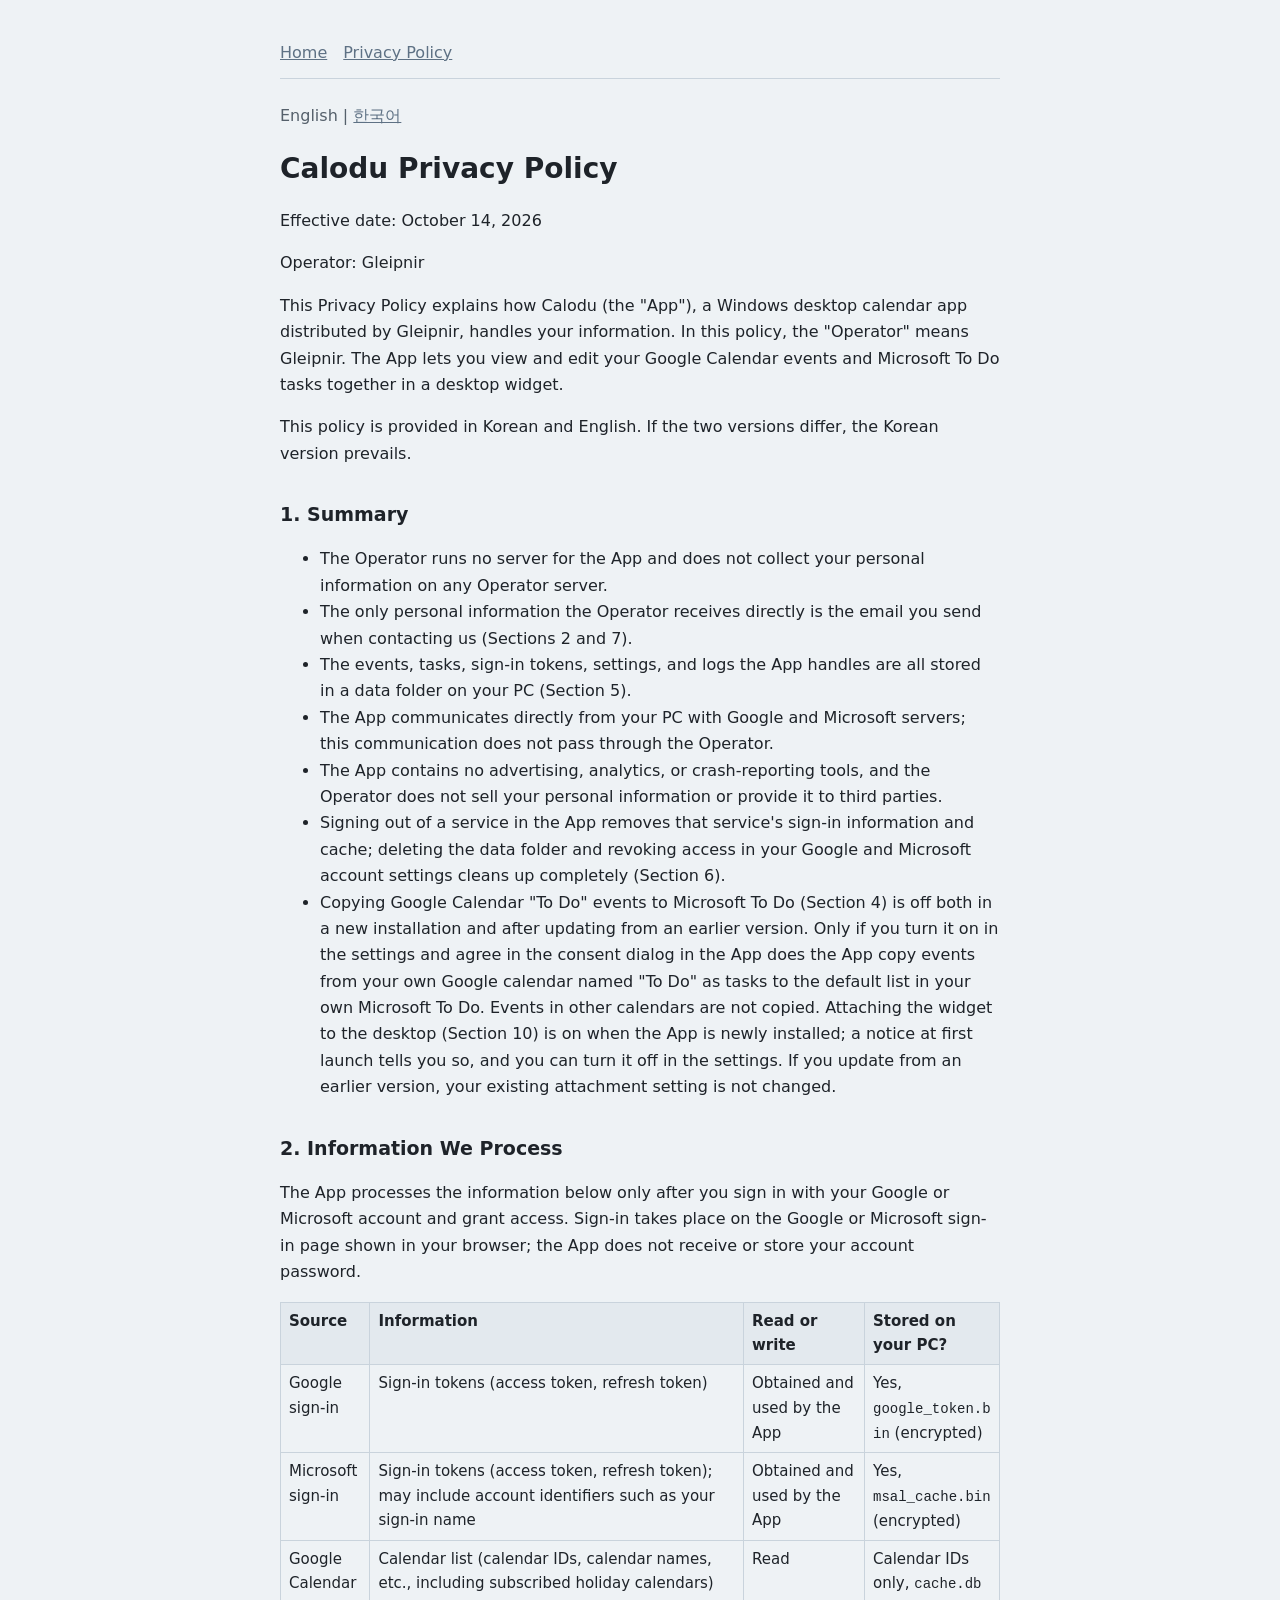
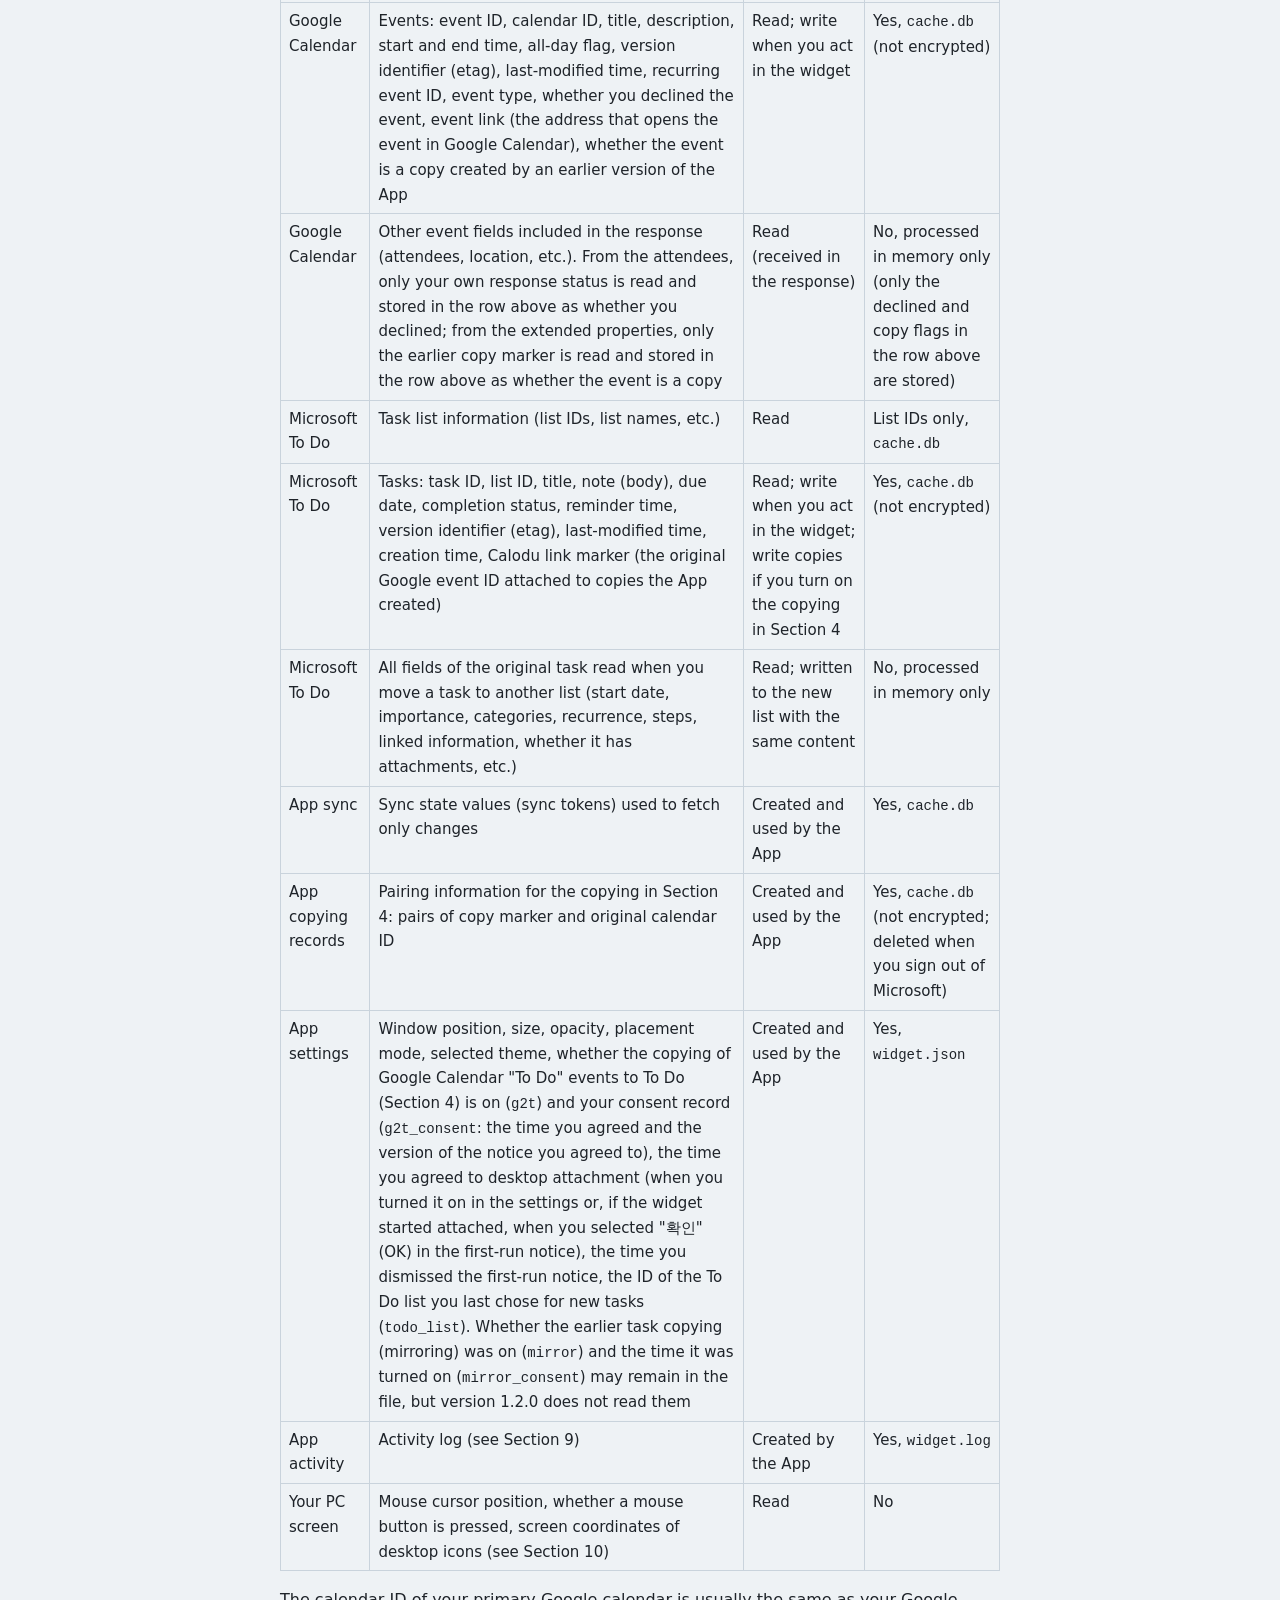
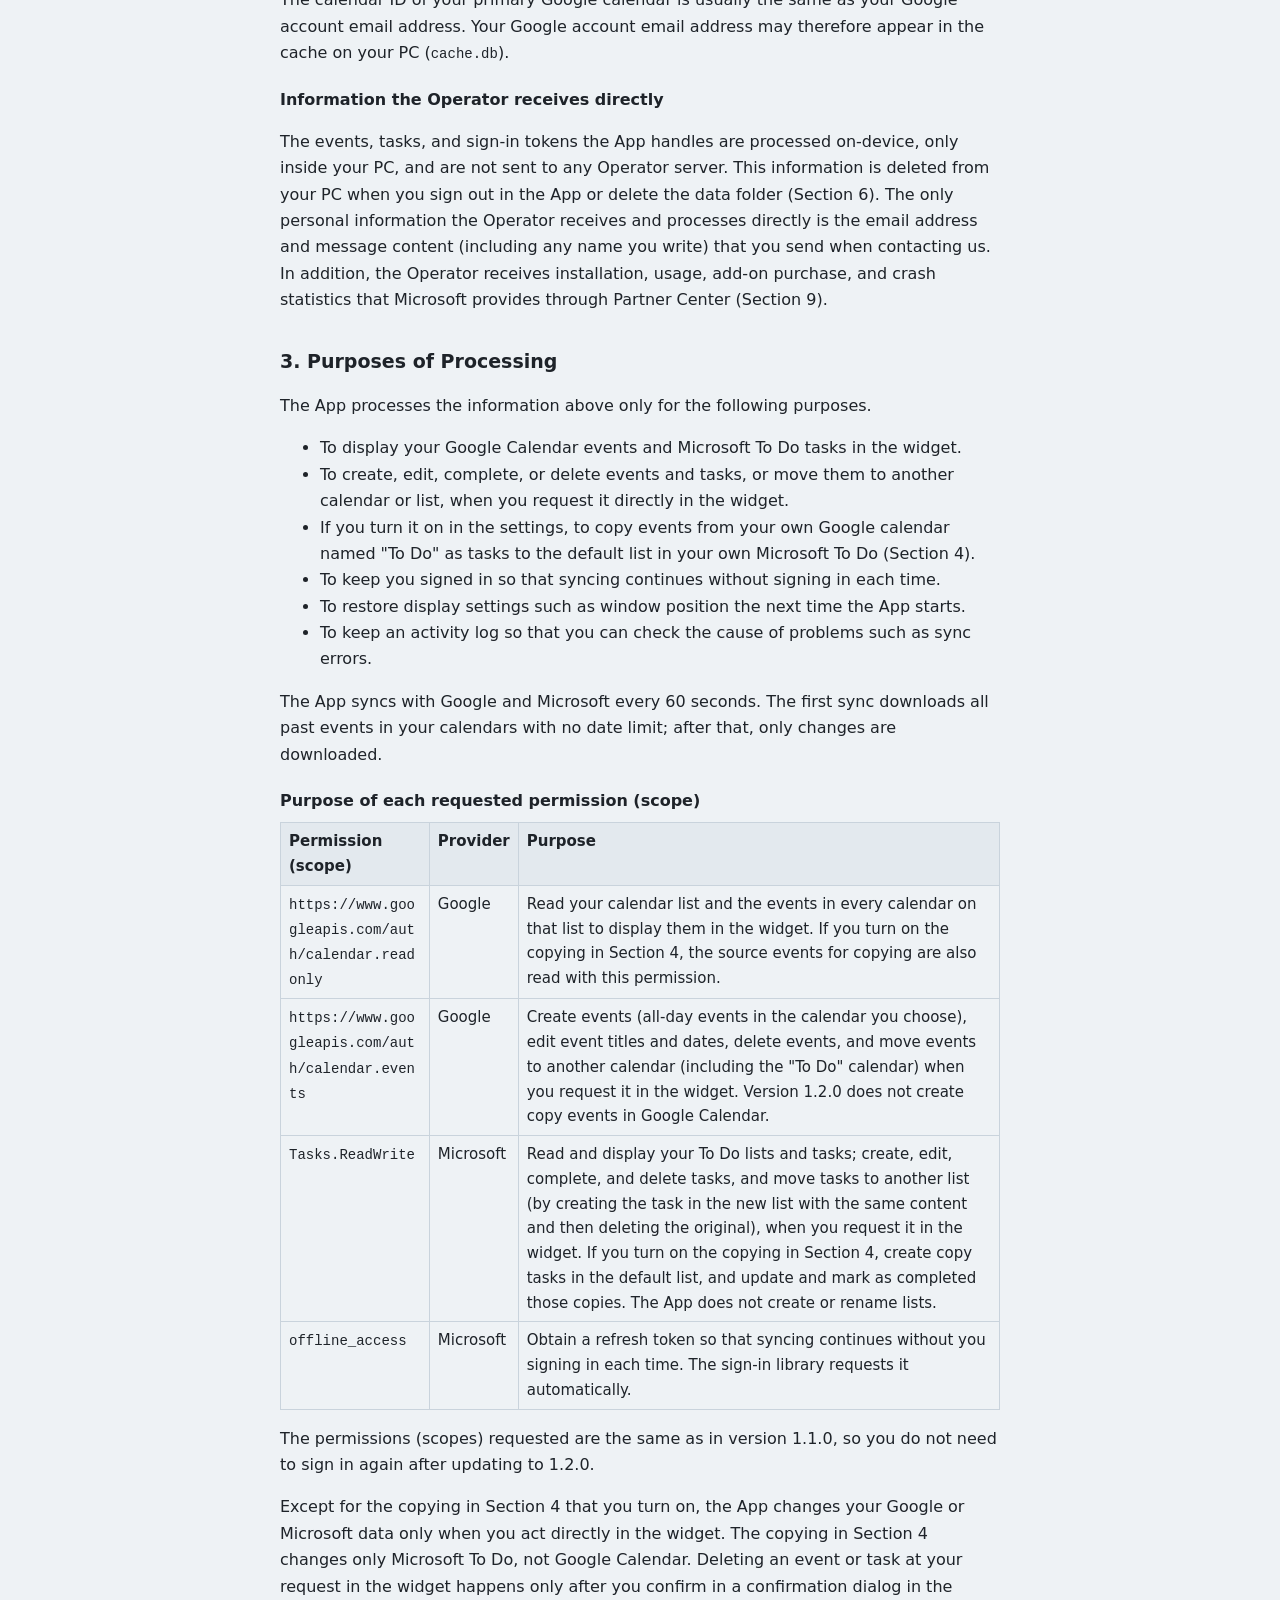
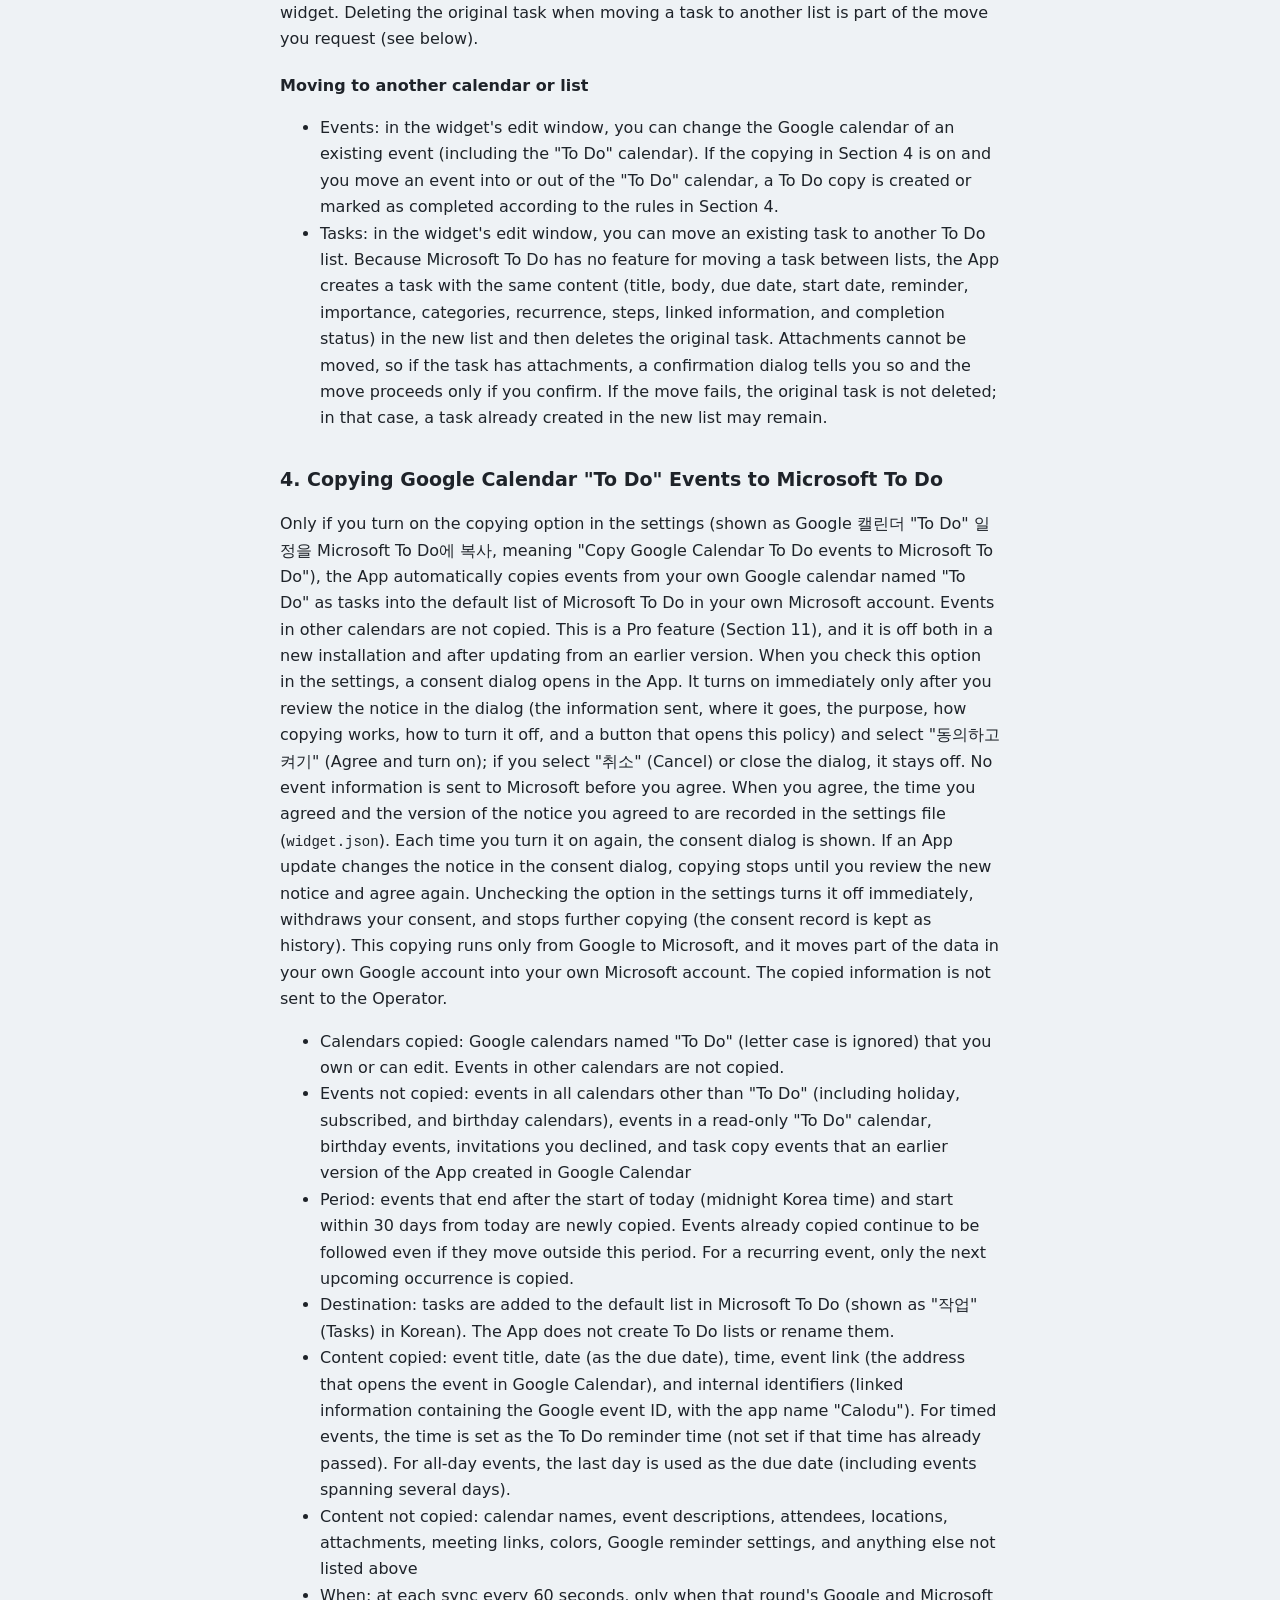
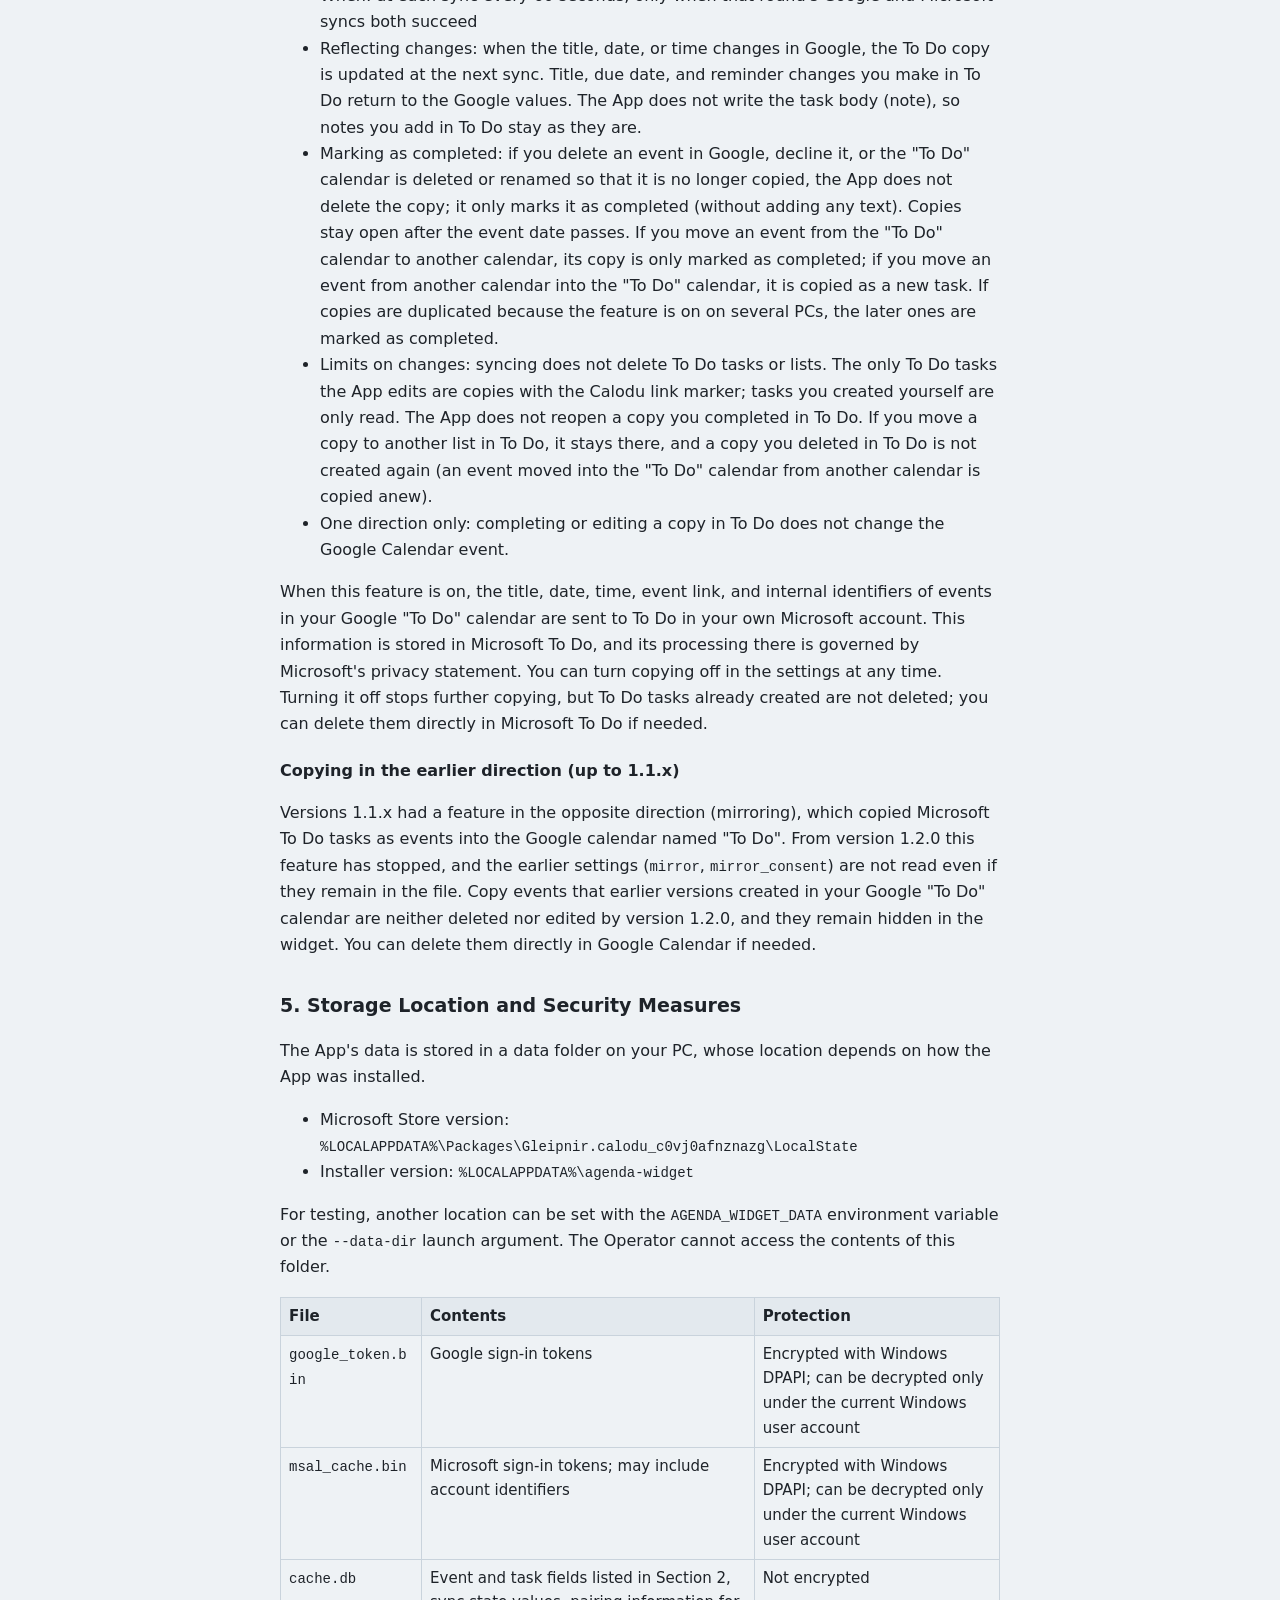
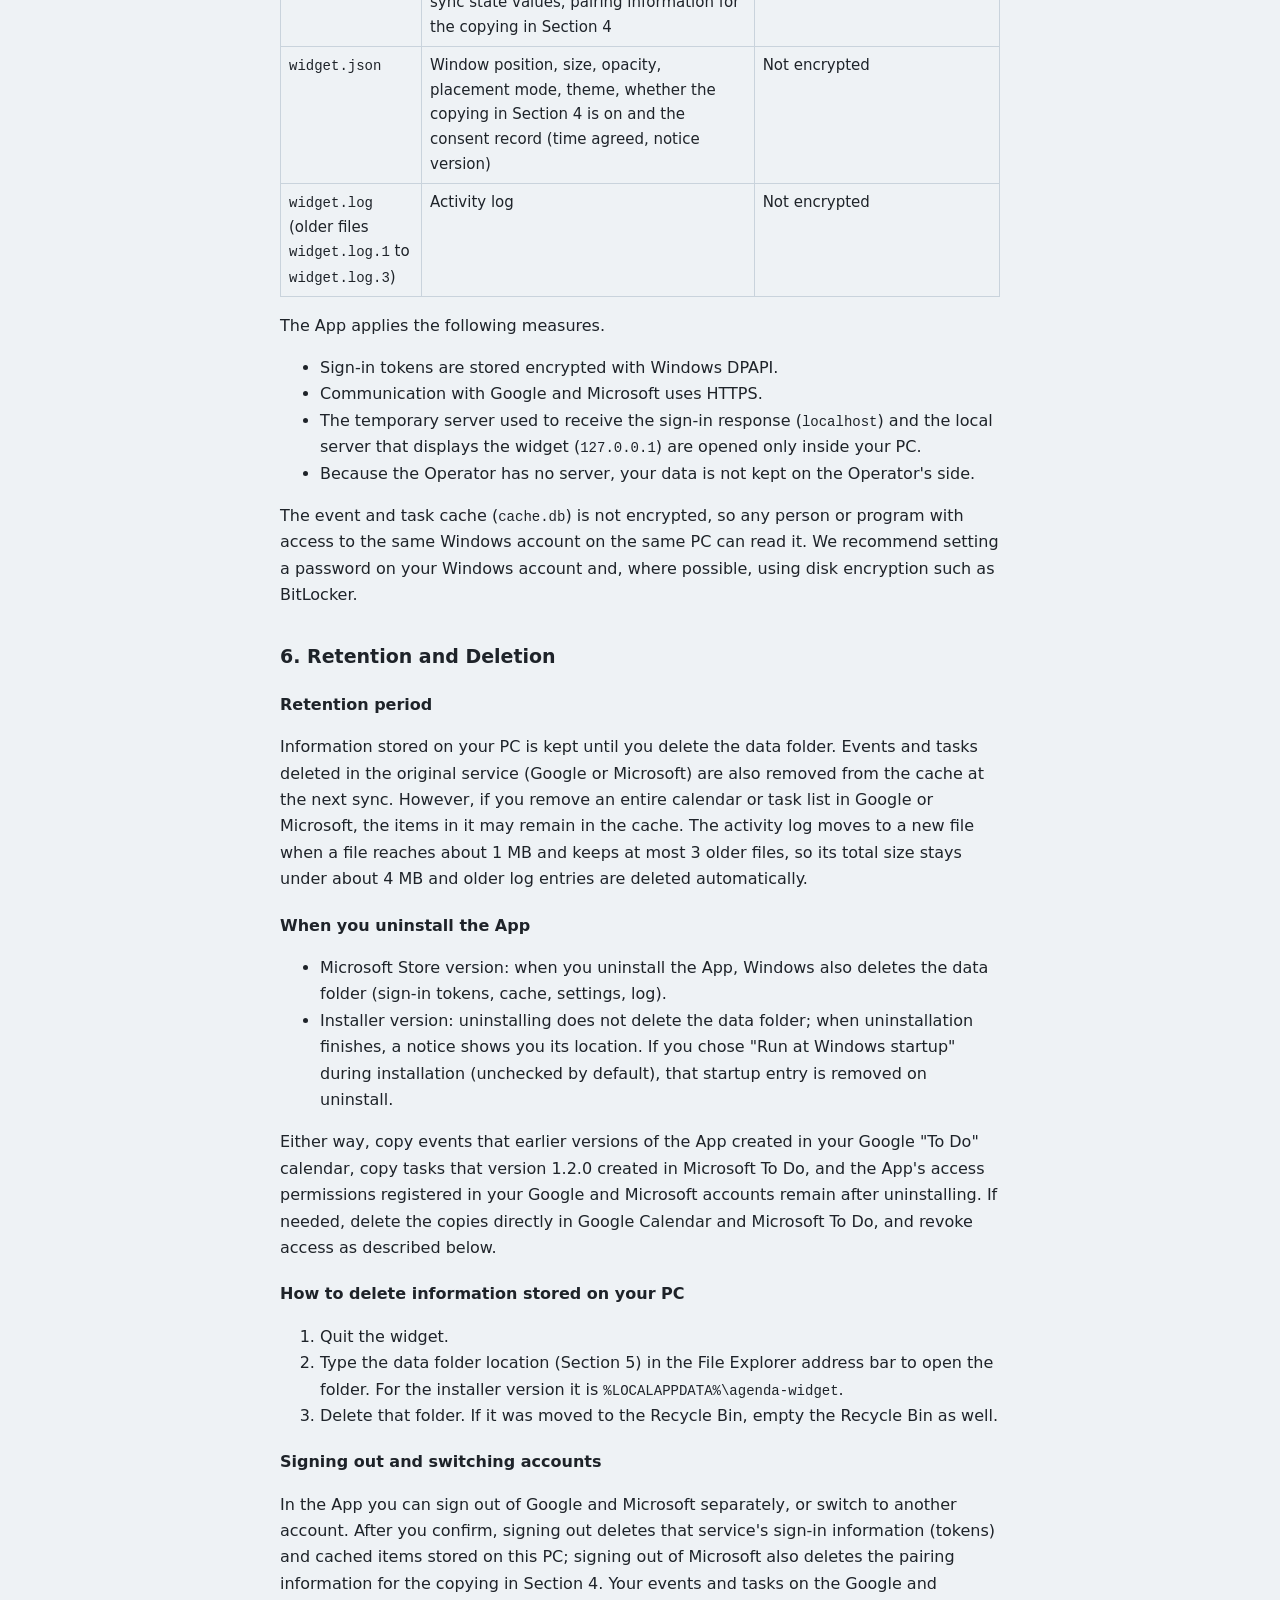
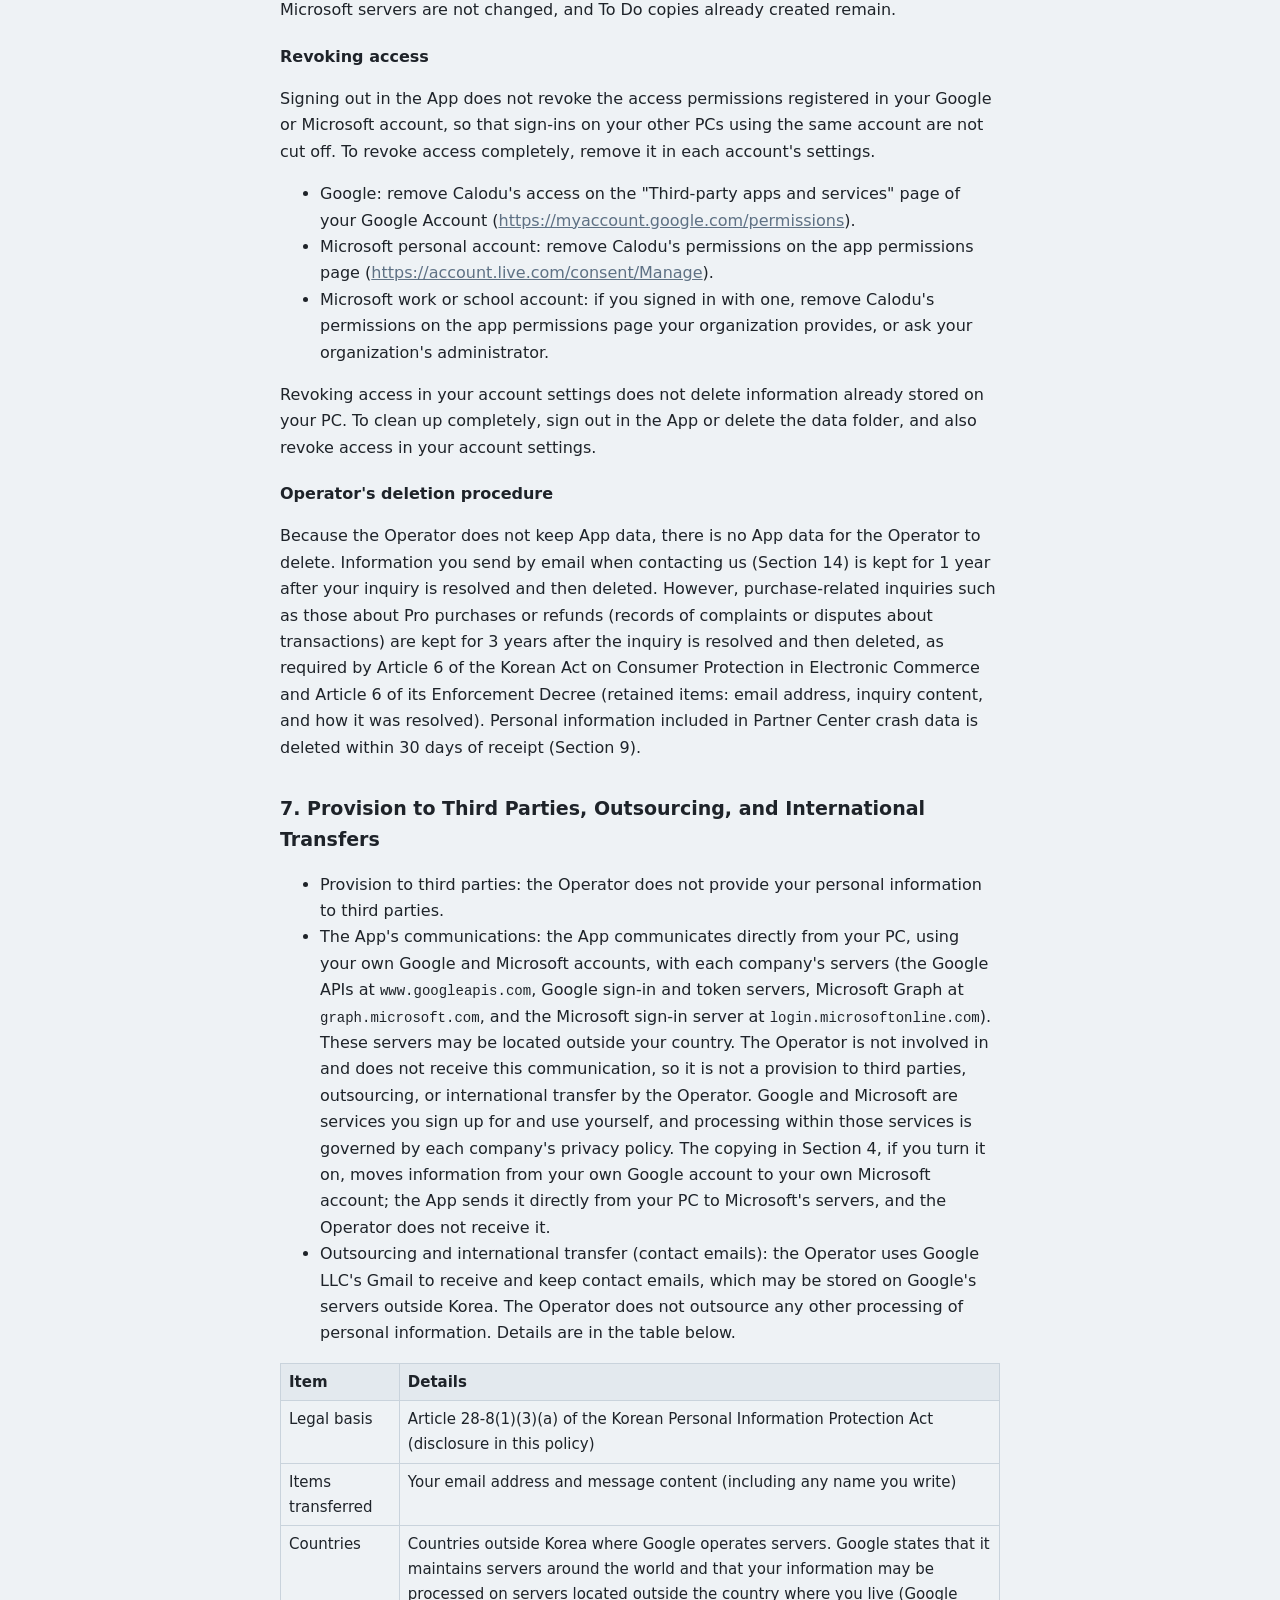
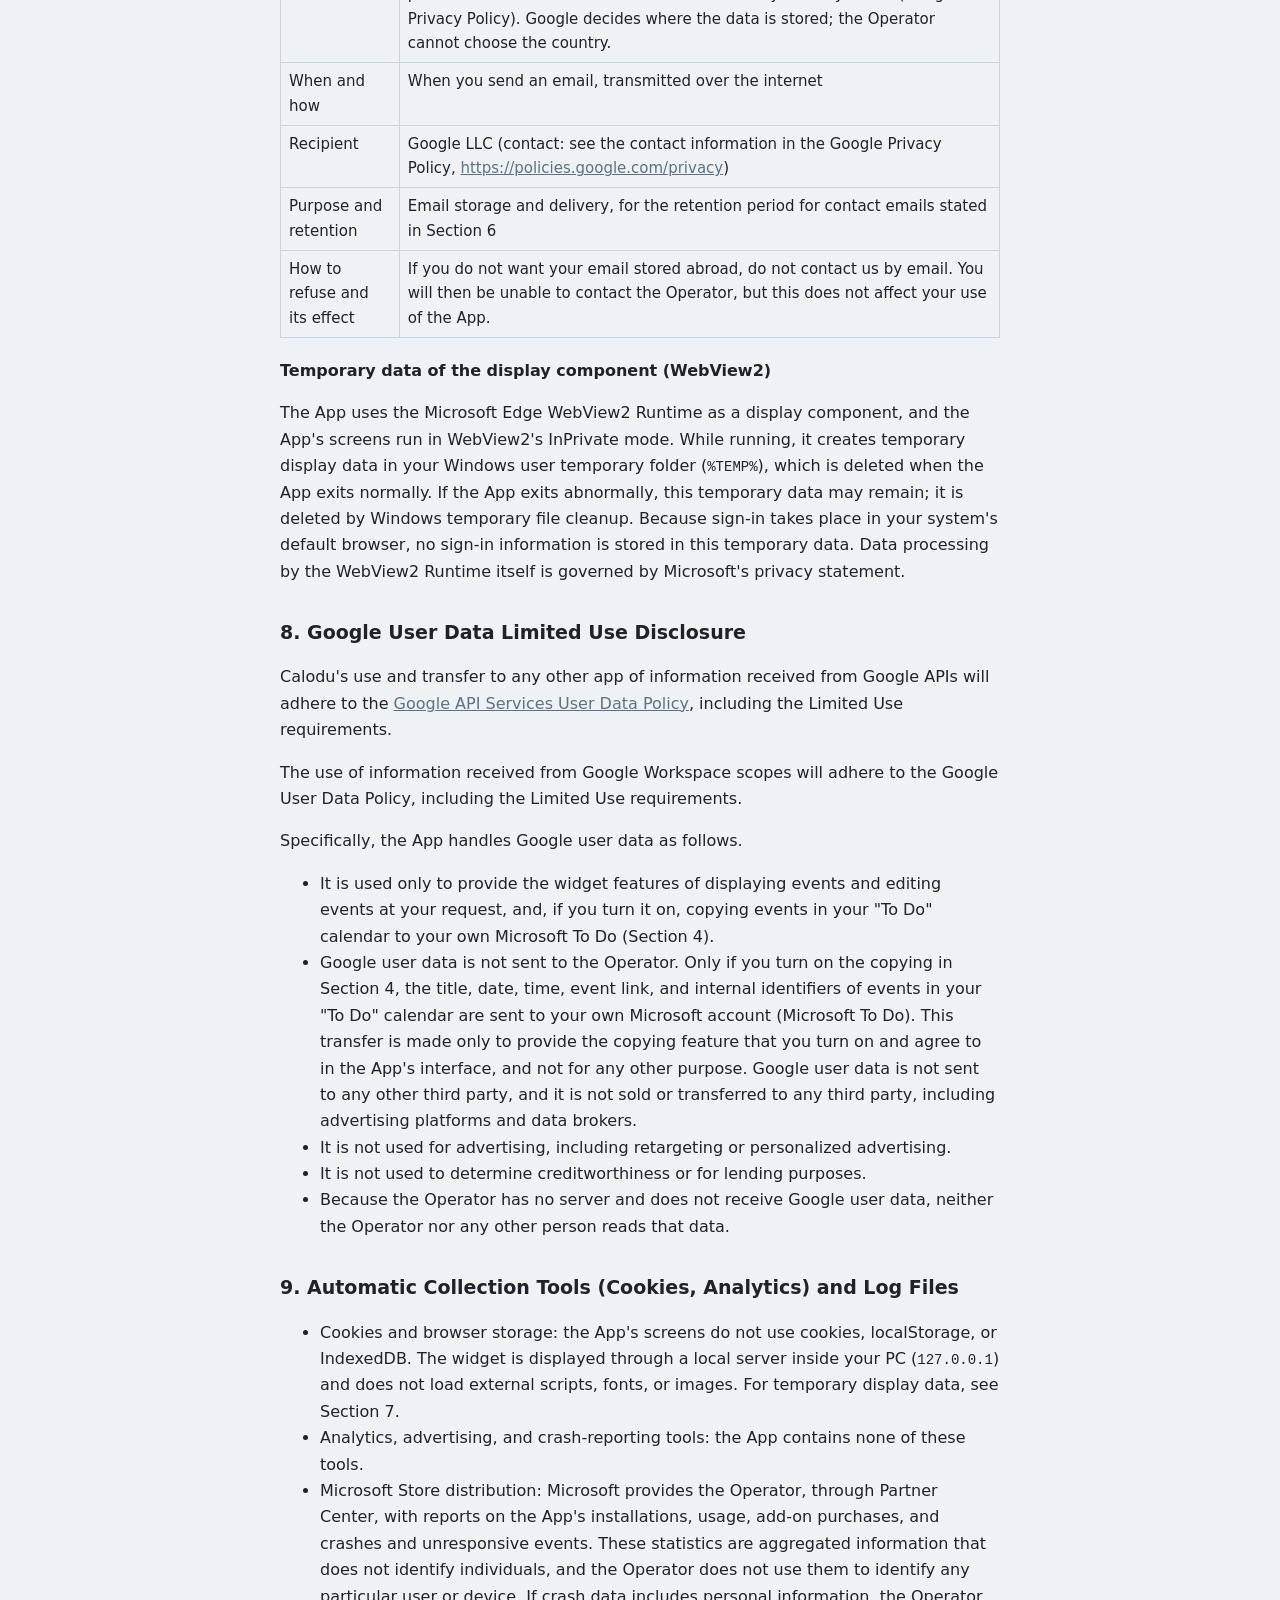
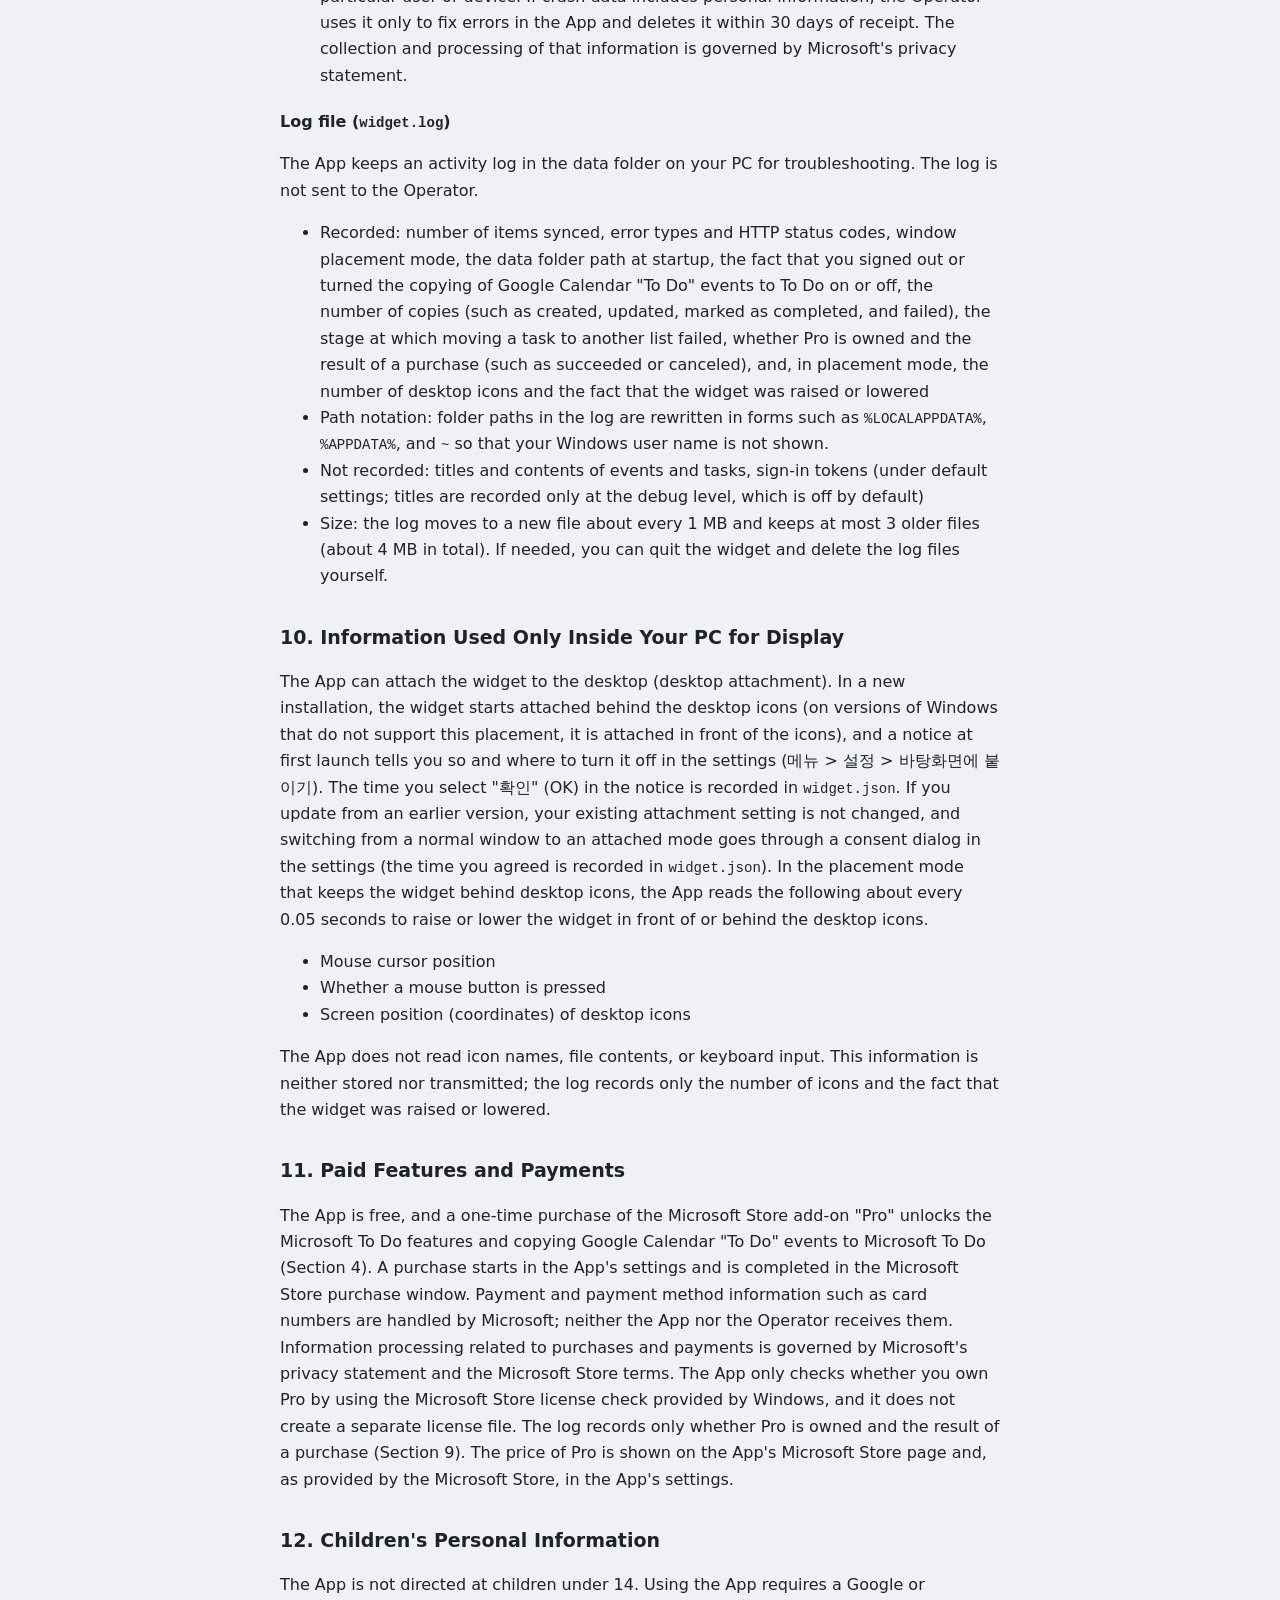
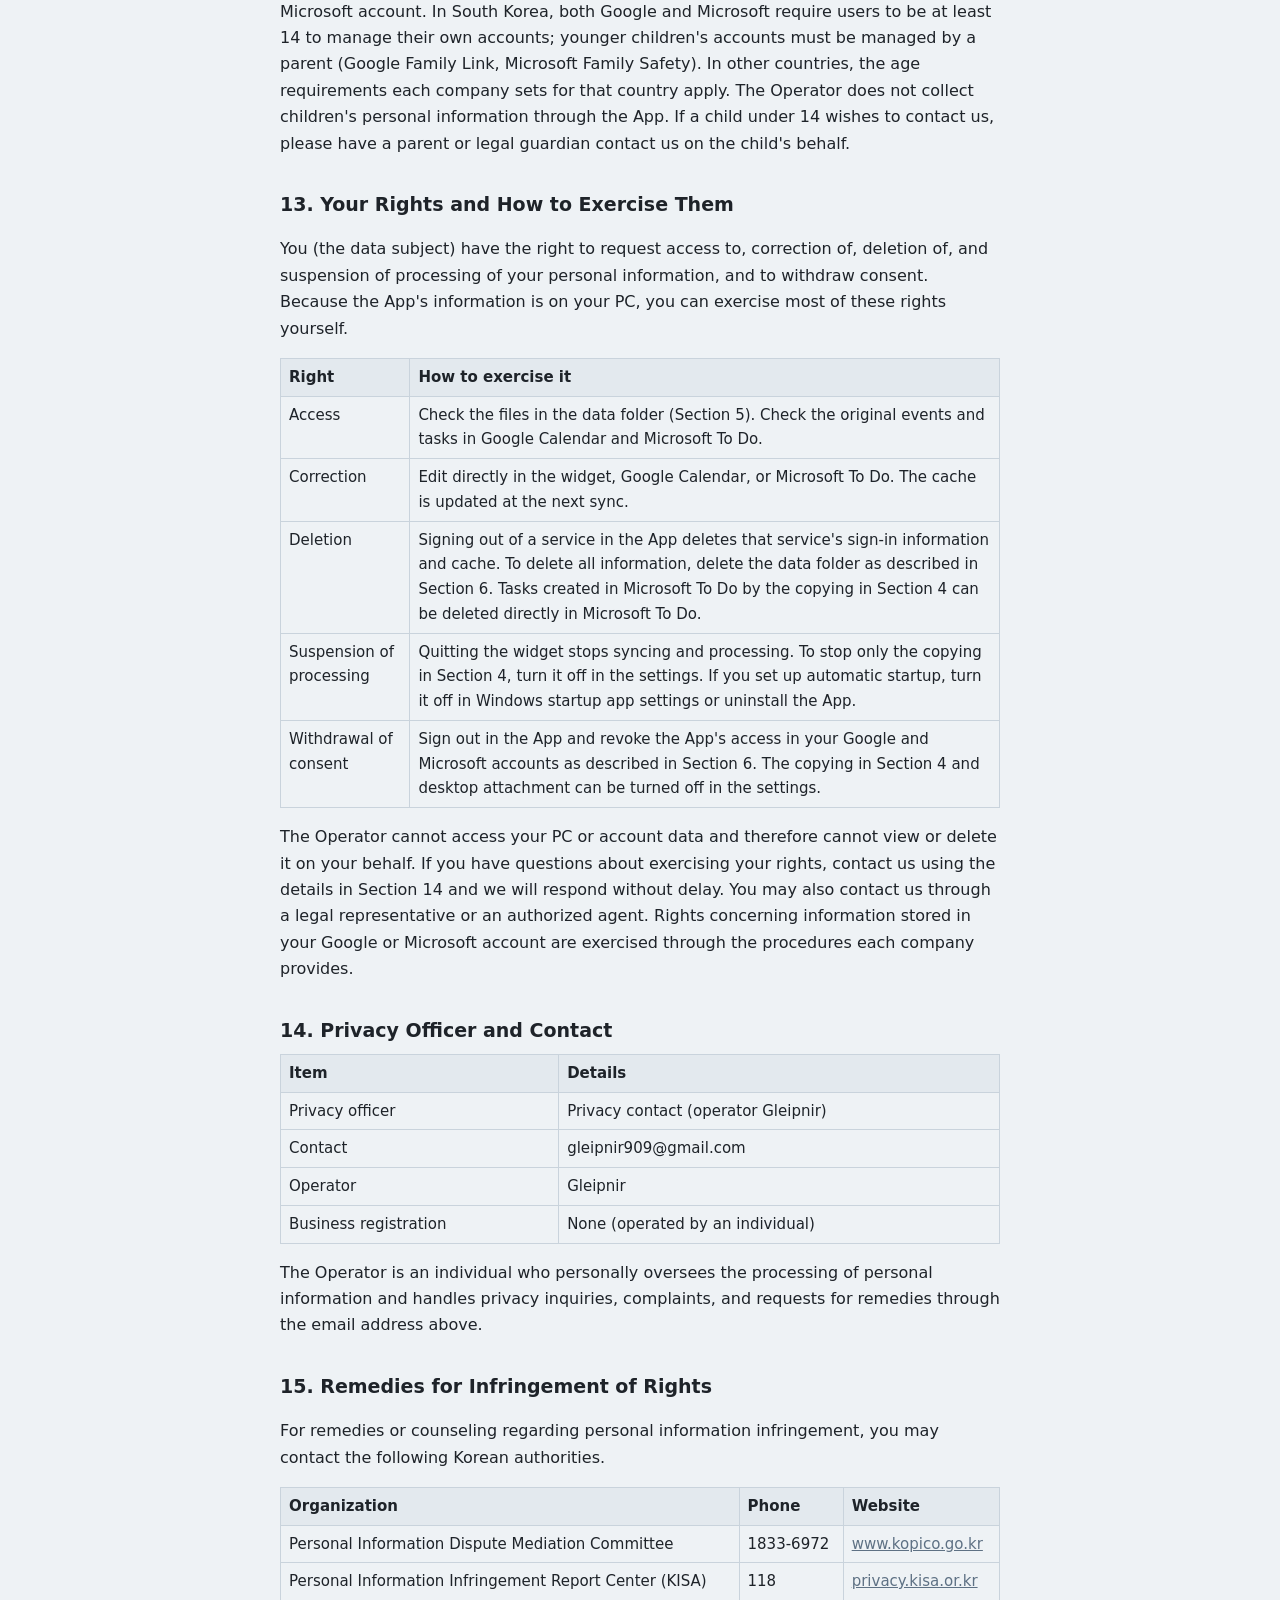
<file: privacy.html>
<!doctype html>
<html lang="en"><head><meta charset="utf-8"><meta name="viewport" content="width=device-width, initial-scale=1">
<meta name="google-site-verification" content="sr1De1BG168ANN89S2XPrEKfdKpf6cjLoRUnBLs4vwI" />
<title>Privacy Policy - Calodu</title><link rel="stylesheet" href="style.css"><style>
.tw { overflow-x:auto; margin:8px 0 16px; }
table { border-collapse:collapse; width:100%; font-size:15px; }
th, td { border:1px solid var(--line); padding:6px 8px; text-align:left; vertical-align:top; }
th { background:#E3E9EE; }
code { font-size:14px; overflow-wrap:anywhere; }
h3 { font-size:16px; margin:20px 0 6px; }
blockquote { margin:8px 0; padding:4px 12px; border-left:3px solid var(--line); color:var(--sub); }
.lang { color:var(--sub); }
.ko { margin-top:56px; border-top:1px solid var(--line); padding-top:8px; }
</style></head>
<body><main>
<nav><a href="./">Home</a><a href="privacy.html">Privacy Policy</a></nav>
<p class="lang">English | <a href="#ko">한국어</a></p>
<h1>Calodu Privacy Policy</h1>
<p>Effective date: October 14, 2026</p>
<p>Operator: Gleipnir</p>
<p>This Privacy Policy explains how Calodu (the "App"), a Windows desktop calendar app distributed by Gleipnir, handles your information. In this policy, the "Operator" means Gleipnir. The App lets you view and edit your Google Calendar events and Microsoft To Do tasks together in a desktop widget.</p>
<p>This policy is provided in Korean and English. If the two versions differ, the Korean version prevails.</p>
<h2>1. Summary</h2>
<ul>
<li>The Operator runs no server for the App and does not collect your personal information on any Operator server.</li>
<li>The only personal information the Operator receives directly is the email you send when contacting us (Sections 2 and 7).</li>
<li>The events, tasks, sign-in tokens, settings, and logs the App handles are all stored in a data folder on your PC (Section 5).</li>
<li>The App communicates directly from your PC with Google and Microsoft servers; this communication does not pass through the Operator.</li>
<li>The App contains no advertising, analytics, or crash-reporting tools, and the Operator does not sell your personal information or provide it to third parties.</li>
<li>Signing out of a service in the App removes that service's sign-in information and cache; deleting the data folder and revoking access in your Google and Microsoft account settings cleans up completely (Section 6).</li>
<li>Copying Google Calendar "To Do" events to Microsoft To Do (Section 4) is off both in a new installation and after updating from an earlier version. Only if you turn it on in the settings and agree in the consent dialog in the App does the App copy events from your own Google calendar named "To Do" as tasks to the default list in your own Microsoft To Do. Events in other calendars are not copied. Attaching the widget to the desktop (Section 10) is on when the App is newly installed; a notice at first launch tells you so, and you can turn it off in the settings. If you update from an earlier version, your existing attachment setting is not changed.</li>
</ul>
<h2>2. Information We Process</h2>
<p>The App processes the information below only after you sign in with your Google or Microsoft account and grant access. Sign-in takes place on the Google or Microsoft sign-in page shown in your browser; the App does not receive or store your account password.</p>
<div class="tw"><table>
<thead><tr><th>Source</th><th>Information</th><th>Read or write</th><th>Stored on your PC?</th></tr></thead>
<tbody>
<tr><td>Google sign-in</td><td>Sign-in tokens (access token, refresh token)</td><td>Obtained and used by the App</td><td>Yes, <code>google_token.bin</code> (encrypted)</td></tr>
<tr><td>Microsoft sign-in</td><td>Sign-in tokens (access token, refresh token); may include account identifiers such as your sign-in name</td><td>Obtained and used by the App</td><td>Yes, <code>msal_cache.bin</code> (encrypted)</td></tr>
<tr><td>Google Calendar</td><td>Calendar list (calendar IDs, calendar names, etc., including subscribed holiday calendars)</td><td>Read</td><td>Calendar IDs only, <code>cache.db</code></td></tr>
<tr><td>Google Calendar</td><td>Events: event ID, calendar ID, title, description, start and end time, all-day flag, version identifier (etag), last-modified time, recurring event ID, event type, whether you declined the event, event link (the address that opens the event in Google Calendar), whether the event is a copy created by an earlier version of the App</td><td>Read; write when you act in the widget</td><td>Yes, <code>cache.db</code> (not encrypted)</td></tr>
<tr><td>Google Calendar</td><td>Other event fields included in the response (attendees, location, etc.). From the attendees, only your own response status is read and stored in the row above as whether you declined; from the extended properties, only the earlier copy marker is read and stored in the row above as whether the event is a copy</td><td>Read (received in the response)</td><td>No, processed in memory only (only the declined and copy flags in the row above are stored)</td></tr>
<tr><td>Microsoft To Do</td><td>Task list information (list IDs, list names, etc.)</td><td>Read</td><td>List IDs only, <code>cache.db</code></td></tr>
<tr><td>Microsoft To Do</td><td>Tasks: task ID, list ID, title, note (body), due date, completion status, reminder time, version identifier (etag), last-modified time, creation time, Calodu link marker (the original Google event ID attached to copies the App created)</td><td>Read; write when you act in the widget; write copies if you turn on the copying in Section 4</td><td>Yes, <code>cache.db</code> (not encrypted)</td></tr>
<tr><td>Microsoft To Do</td><td>All fields of the original task read when you move a task to another list (start date, importance, categories, recurrence, steps, linked information, whether it has attachments, etc.)</td><td>Read; written to the new list with the same content</td><td>No, processed in memory only</td></tr>
<tr><td>App sync</td><td>Sync state values (sync tokens) used to fetch only changes</td><td>Created and used by the App</td><td>Yes, <code>cache.db</code></td></tr>
<tr><td>App copying records</td><td>Pairing information for the copying in Section 4: pairs of copy marker and original calendar ID</td><td>Created and used by the App</td><td>Yes, <code>cache.db</code> (not encrypted; deleted when you sign out of Microsoft)</td></tr>
<tr><td>App settings</td><td>Window position, size, opacity, placement mode, selected theme, whether the copying of Google Calendar "To Do" events to To Do (Section 4) is on (<code>g2t</code>) and your consent record (<code>g2t_consent</code>: the time you agreed and the version of the notice you agreed to), the time you agreed to desktop attachment (when you turned it on in the settings or, if the widget started attached, when you selected "확인" (OK) in the first-run notice), the time you dismissed the first-run notice, the ID of the To Do list you last chose for new tasks (<code>todo_list</code>). Whether the earlier task copying (mirroring) was on (<code>mirror</code>) and the time it was turned on (<code>mirror_consent</code>) may remain in the file, but version 1.2.0 does not read them</td><td>Created and used by the App</td><td>Yes, <code>widget.json</code></td></tr>
<tr><td>App activity</td><td>Activity log (see Section 9)</td><td>Created by the App</td><td>Yes, <code>widget.log</code></td></tr>
<tr><td>Your PC screen</td><td>Mouse cursor position, whether a mouse button is pressed, screen coordinates of desktop icons (see Section 10)</td><td>Read</td><td>No</td></tr>
</tbody></table></div>
<p>The calendar ID of your primary Google calendar is usually the same as your Google account email address. Your Google account email address may therefore appear in the cache on your PC (<code>cache.db</code>).</p>
<h3>Information the Operator receives directly</h3>
<p>The events, tasks, and sign-in tokens the App handles are processed on-device, only inside your PC, and are not sent to any Operator server. This information is deleted from your PC when you sign out in the App or delete the data folder (Section 6). The only personal information the Operator receives and processes directly is the email address and message content (including any name you write) that you send when contacting us. In addition, the Operator receives installation, usage, add-on purchase, and crash statistics that Microsoft provides through Partner Center (Section 9).</p>
<h2>3. Purposes of Processing</h2>
<p>The App processes the information above only for the following purposes.</p>
<ul>
<li>To display your Google Calendar events and Microsoft To Do tasks in the widget.</li>
<li>To create, edit, complete, or delete events and tasks, or move them to another calendar or list, when you request it directly in the widget.</li>
<li>If you turn it on in the settings, to copy events from your own Google calendar named "To Do" as tasks to the default list in your own Microsoft To Do (Section 4).</li>
<li>To keep you signed in so that syncing continues without signing in each time.</li>
<li>To restore display settings such as window position the next time the App starts.</li>
<li>To keep an activity log so that you can check the cause of problems such as sync errors.</li>
</ul>
<p>The App syncs with Google and Microsoft every 60 seconds. The first sync downloads all past events in your calendars with no date limit; after that, only changes are downloaded.</p>
<h3>Purpose of each requested permission (scope)</h3>
<div class="tw"><table>
<thead><tr><th>Permission (scope)</th><th>Provider</th><th>Purpose</th></tr></thead>
<tbody>
<tr><td><code>https://www.googleapis.com/auth/calendar.readonly</code></td><td>Google</td><td>Read your calendar list and the events in every calendar on that list to display them in the widget. If you turn on the copying in Section 4, the source events for copying are also read with this permission.</td></tr>
<tr><td><code>https://www.googleapis.com/auth/calendar.events</code></td><td>Google</td><td>Create events (all-day events in the calendar you choose), edit event titles and dates, delete events, and move events to another calendar (including the "To Do" calendar) when you request it in the widget. Version 1.2.0 does not create copy events in Google Calendar.</td></tr>
<tr><td><code>Tasks.ReadWrite</code></td><td>Microsoft</td><td>Read and display your To Do lists and tasks; create, edit, complete, and delete tasks, and move tasks to another list (by creating the task in the new list with the same content and then deleting the original), when you request it in the widget. If you turn on the copying in Section 4, create copy tasks in the default list, and update and mark as completed those copies. The App does not create or rename lists.</td></tr>
<tr><td><code>offline_access</code></td><td>Microsoft</td><td>Obtain a refresh token so that syncing continues without you signing in each time. The sign-in library requests it automatically.</td></tr>
</tbody></table></div>
<p>The permissions (scopes) requested are the same as in version 1.1.0, so you do not need to sign in again after updating to 1.2.0.</p>
<p>Except for the copying in Section 4 that you turn on, the App changes your Google or Microsoft data only when you act directly in the widget. The copying in Section 4 changes only Microsoft To Do, not Google Calendar. Deleting an event or task at your request in the widget happens only after you confirm in a confirmation dialog in the widget. Deleting the original task when moving a task to another list is part of the move you request (see below).</p>
<h3>Moving to another calendar or list</h3>
<ul>
<li>Events: in the widget's edit window, you can change the Google calendar of an existing event (including the "To Do" calendar). If the copying in Section 4 is on and you move an event into or out of the "To Do" calendar, a To Do copy is created or marked as completed according to the rules in Section 4.</li>
<li>Tasks: in the widget's edit window, you can move an existing task to another To Do list. Because Microsoft To Do has no feature for moving a task between lists, the App creates a task with the same content (title, body, due date, start date, reminder, importance, categories, recurrence, steps, linked information, and completion status) in the new list and then deletes the original task. Attachments cannot be moved, so if the task has attachments, a confirmation dialog tells you so and the move proceeds only if you confirm. If the move fails, the original task is not deleted; in that case, a task already created in the new list may remain.</li>
</ul>
<h2>4. Copying Google Calendar "To Do" Events to Microsoft To Do</h2>
<p>Only if you turn on the copying option in the settings (shown as Google 캘린더 "To Do" 일정을 Microsoft To Do에 복사, meaning "Copy Google Calendar To Do events to Microsoft To Do"), the App automatically copies events from your own Google calendar named "To Do" as tasks into the default list of Microsoft To Do in your own Microsoft account. Events in other calendars are not copied. This is a Pro feature (Section 11), and it is off both in a new installation and after updating from an earlier version. When you check this option in the settings, a consent dialog opens in the App. It turns on immediately only after you review the notice in the dialog (the information sent, where it goes, the purpose, how copying works, how to turn it off, and a button that opens this policy) and select "동의하고 켜기" (Agree and turn on); if you select "취소" (Cancel) or close the dialog, it stays off. No event information is sent to Microsoft before you agree. When you agree, the time you agreed and the version of the notice you agreed to are recorded in the settings file (<code>widget.json</code>). Each time you turn it on again, the consent dialog is shown. If an App update changes the notice in the consent dialog, copying stops until you review the new notice and agree again. Unchecking the option in the settings turns it off immediately, withdraws your consent, and stops further copying (the consent record is kept as history). This copying runs only from Google to Microsoft, and it moves part of the data in your own Google account into your own Microsoft account. The copied information is not sent to the Operator.</p>
<ul>
<li>Calendars copied: Google calendars named "To Do" (letter case is ignored) that you own or can edit. Events in other calendars are not copied.</li>
<li>Events not copied: events in all calendars other than "To Do" (including holiday, subscribed, and birthday calendars), events in a read-only "To Do" calendar, birthday events, invitations you declined, and task copy events that an earlier version of the App created in Google Calendar</li>
<li>Period: events that end after the start of today (midnight Korea time) and start within 30 days from today are newly copied. Events already copied continue to be followed even if they move outside this period. For a recurring event, only the next upcoming occurrence is copied.</li>
<li>Destination: tasks are added to the default list in Microsoft To Do (shown as "작업" (Tasks) in Korean). The App does not create To Do lists or rename them.</li>
<li>Content copied: event title, date (as the due date), time, event link (the address that opens the event in Google Calendar), and internal identifiers (linked information containing the Google event ID, with the app name "Calodu"). For timed events, the time is set as the To Do reminder time (not set if that time has already passed). For all-day events, the last day is used as the due date (including events spanning several days).</li>
<li>Content not copied: calendar names, event descriptions, attendees, locations, attachments, meeting links, colors, Google reminder settings, and anything else not listed above</li>
<li>When: at each sync every 60 seconds, only when that round's Google and Microsoft syncs both succeed</li>
<li>Reflecting changes: when the title, date, or time changes in Google, the To Do copy is updated at the next sync. Title, due date, and reminder changes you make in To Do return to the Google values. The App does not write the task body (note), so notes you add in To Do stay as they are.</li>
<li>Marking as completed: if you delete an event in Google, decline it, or the "To Do" calendar is deleted or renamed so that it is no longer copied, the App does not delete the copy; it only marks it as completed (without adding any text). Copies stay open after the event date passes. If you move an event from the "To Do" calendar to another calendar, its copy is only marked as completed; if you move an event from another calendar into the "To Do" calendar, it is copied as a new task. If copies are duplicated because the feature is on on several PCs, the later ones are marked as completed.</li>
<li>Limits on changes: syncing does not delete To Do tasks or lists. The only To Do tasks the App edits are copies with the Calodu link marker; tasks you created yourself are only read. The App does not reopen a copy you completed in To Do. If you move a copy to another list in To Do, it stays there, and a copy you deleted in To Do is not created again (an event moved into the "To Do" calendar from another calendar is copied anew).</li>
<li>One direction only: completing or editing a copy in To Do does not change the Google Calendar event.</li>
</ul>
<p>When this feature is on, the title, date, time, event link, and internal identifiers of events in your Google "To Do" calendar are sent to To Do in your own Microsoft account. This information is stored in Microsoft To Do, and its processing there is governed by Microsoft's privacy statement. You can turn copying off in the settings at any time. Turning it off stops further copying, but To Do tasks already created are not deleted; you can delete them directly in Microsoft To Do if needed.</p>
<h3>Copying in the earlier direction (up to 1.1.x)</h3>
<p>Versions 1.1.x had a feature in the opposite direction (mirroring), which copied Microsoft To Do tasks as events into the Google calendar named "To Do". From version 1.2.0 this feature has stopped, and the earlier settings (<code>mirror</code>, <code>mirror_consent</code>) are not read even if they remain in the file. Copy events that earlier versions created in your Google "To Do" calendar are neither deleted nor edited by version 1.2.0, and they remain hidden in the widget. You can delete them directly in Google Calendar if needed.</p>
<h2>5. Storage Location and Security Measures</h2>
<p>The App's data is stored in a data folder on your PC, whose location depends on how the App was installed.</p>
<ul>
<li>Microsoft Store version: <code>%LOCALAPPDATA%\Packages\Gleipnir.calodu_c0vj0afnznazg\LocalState</code></li>
<li>Installer version: <code>%LOCALAPPDATA%\agenda-widget</code></li>
</ul>
<p>For testing, another location can be set with the <code>AGENDA_WIDGET_DATA</code> environment variable or the <code>--data-dir</code> launch argument. The Operator cannot access the contents of this folder.</p>
<div class="tw"><table>
<thead><tr><th>File</th><th>Contents</th><th>Protection</th></tr></thead>
<tbody>
<tr><td><code>google_token.bin</code></td><td>Google sign-in tokens</td><td>Encrypted with Windows DPAPI; can be decrypted only under the current Windows user account</td></tr>
<tr><td><code>msal_cache.bin</code></td><td>Microsoft sign-in tokens; may include account identifiers</td><td>Encrypted with Windows DPAPI; can be decrypted only under the current Windows user account</td></tr>
<tr><td><code>cache.db</code></td><td>Event and task fields listed in Section 2, sync state values, pairing information for the copying in Section 4</td><td>Not encrypted</td></tr>
<tr><td><code>widget.json</code></td><td>Window position, size, opacity, placement mode, theme, whether the copying in Section 4 is on and the consent record (time agreed, notice version)</td><td>Not encrypted</td></tr>
<tr><td><code>widget.log</code> (older files <code>widget.log.1</code> to <code>widget.log.3</code>)</td><td>Activity log</td><td>Not encrypted</td></tr>
</tbody></table></div>
<p>The App applies the following measures.</p>
<ul>
<li>Sign-in tokens are stored encrypted with Windows DPAPI.</li>
<li>Communication with Google and Microsoft uses HTTPS.</li>
<li>The temporary server used to receive the sign-in response (<code>localhost</code>) and the local server that displays the widget (<code>127.0.0.1</code>) are opened only inside your PC.</li>
<li>Because the Operator has no server, your data is not kept on the Operator's side.</li>
</ul>
<p>The event and task cache (<code>cache.db</code>) is not encrypted, so any person or program with access to the same Windows account on the same PC can read it. We recommend setting a password on your Windows account and, where possible, using disk encryption such as BitLocker.</p>
<h2>6. Retention and Deletion</h2>
<h3>Retention period</h3>
<p>Information stored on your PC is kept until you delete the data folder. Events and tasks deleted in the original service (Google or Microsoft) are also removed from the cache at the next sync. However, if you remove an entire calendar or task list in Google or Microsoft, the items in it may remain in the cache. The activity log moves to a new file when a file reaches about 1 MB and keeps at most 3 older files, so its total size stays under about 4 MB and older log entries are deleted automatically.</p>
<h3>When you uninstall the App</h3>
<ul>
<li>Microsoft Store version: when you uninstall the App, Windows also deletes the data folder (sign-in tokens, cache, settings, log).</li>
<li>Installer version: uninstalling does not delete the data folder; when uninstallation finishes, a notice shows you its location. If you chose "Run at Windows startup" during installation (unchecked by default), that startup entry is removed on uninstall.</li>
</ul>
<p>Either way, copy events that earlier versions of the App created in your Google "To Do" calendar, copy tasks that version 1.2.0 created in Microsoft To Do, and the App's access permissions registered in your Google and Microsoft accounts remain after uninstalling. If needed, delete the copies directly in Google Calendar and Microsoft To Do, and revoke access as described below.</p>
<h3>How to delete information stored on your PC</h3>
<ol>
<li>Quit the widget.</li>
<li>Type the data folder location (Section 5) in the File Explorer address bar to open the folder. For the installer version it is <code>%LOCALAPPDATA%\agenda-widget</code>.</li>
<li>Delete that folder. If it was moved to the Recycle Bin, empty the Recycle Bin as well.</li>
</ol>
<h3>Signing out and switching accounts</h3>
<p>In the App you can sign out of Google and Microsoft separately, or switch to another account. After you confirm, signing out deletes that service's sign-in information (tokens) and cached items stored on this PC; signing out of Microsoft also deletes the pairing information for the copying in Section 4. Your events and tasks on the Google and Microsoft servers are not changed, and To Do copies already created remain.</p>
<h3>Revoking access</h3>
<p>Signing out in the App does not revoke the access permissions registered in your Google or Microsoft account, so that sign-ins on your other PCs using the same account are not cut off. To revoke access completely, remove it in each account's settings.</p>
<ul>
<li>Google: remove Calodu's access on the "Third-party apps and services" page of your Google Account (<a href="https://myaccount.google.com/permissions">https://myaccount.google.com/permissions</a>).</li>
<li>Microsoft personal account: remove Calodu's permissions on the app permissions page (<a href="https://account.live.com/consent/Manage">https://account.live.com/consent/Manage</a>).</li>
<li>Microsoft work or school account: if you signed in with one, remove Calodu's permissions on the app permissions page your organization provides, or ask your organization's administrator.</li>
</ul>
<p>Revoking access in your account settings does not delete information already stored on your PC. To clean up completely, sign out in the App or delete the data folder, and also revoke access in your account settings.</p>
<h3>Operator's deletion procedure</h3>
<p>Because the Operator does not keep App data, there is no App data for the Operator to delete. Information you send by email when contacting us (Section 14) is kept for 1 year after your inquiry is resolved and then deleted. However, purchase-related inquiries such as those about Pro purchases or refunds (records of complaints or disputes about transactions) are kept for 3 years after the inquiry is resolved and then deleted, as required by Article 6 of the Korean Act on Consumer Protection in Electronic Commerce and Article 6 of its Enforcement Decree (retained items: email address, inquiry content, and how it was resolved). Personal information included in Partner Center crash data is deleted within 30 days of receipt (Section 9).</p>
<h2>7. Provision to Third Parties, Outsourcing, and International Transfers</h2>
<ul>
<li>Provision to third parties: the Operator does not provide your personal information to third parties.</li>
<li>The App's communications: the App communicates directly from your PC, using your own Google and Microsoft accounts, with each company's servers (the Google APIs at <code>www.googleapis.com</code>, Google sign-in and token servers, Microsoft Graph at <code>graph.microsoft.com</code>, and the Microsoft sign-in server at <code>login.microsoftonline.com</code>). These servers may be located outside your country. The Operator is not involved in and does not receive this communication, so it is not a provision to third parties, outsourcing, or international transfer by the Operator. Google and Microsoft are services you sign up for and use yourself, and processing within those services is governed by each company's privacy policy. The copying in Section 4, if you turn it on, moves information from your own Google account to your own Microsoft account; the App sends it directly from your PC to Microsoft's servers, and the Operator does not receive it.</li>
<li>Outsourcing and international transfer (contact emails): the Operator uses Google LLC's Gmail to receive and keep contact emails, which may be stored on Google's servers outside Korea. The Operator does not outsource any other processing of personal information. Details are in the table below.</li>
</ul>
<div class="tw"><table>
<thead><tr><th>Item</th><th>Details</th></tr></thead>
<tbody>
<tr><td>Legal basis</td><td>Article 28-8(1)(3)(a) of the Korean Personal Information Protection Act (disclosure in this policy)</td></tr>
<tr><td>Items transferred</td><td>Your email address and message content (including any name you write)</td></tr>
<tr><td>Countries</td><td>Countries outside Korea where Google operates servers. Google states that it maintains servers around the world and that your information may be processed on servers located outside the country where you live (Google Privacy Policy). Google decides where the data is stored; the Operator cannot choose the country.</td></tr>
<tr><td>When and how</td><td>When you send an email, transmitted over the internet</td></tr>
<tr><td>Recipient</td><td>Google LLC (contact: see the contact information in the Google Privacy Policy, <a href="https://policies.google.com/privacy">https://policies.google.com/privacy</a>)</td></tr>
<tr><td>Purpose and retention</td><td>Email storage and delivery, for the retention period for contact emails stated in Section 6</td></tr>
<tr><td>How to refuse and its effect</td><td>If you do not want your email stored abroad, do not contact us by email. You will then be unable to contact the Operator, but this does not affect your use of the App.</td></tr>
</tbody></table></div>
<h3>Temporary data of the display component (WebView2)</h3>
<p>The App uses the Microsoft Edge WebView2 Runtime as a display component, and the App's screens run in WebView2's InPrivate mode. While running, it creates temporary display data in your Windows user temporary folder (<code>%TEMP%</code>), which is deleted when the App exits normally. If the App exits abnormally, this temporary data may remain; it is deleted by Windows temporary file cleanup. Because sign-in takes place in your system's default browser, no sign-in information is stored in this temporary data. Data processing by the WebView2 Runtime itself is governed by Microsoft's privacy statement.</p>
<h2>8. Google User Data Limited Use Disclosure</h2>
<p>Calodu's use and transfer to any other app of information received from Google APIs will adhere to the <a href="https://developers.google.com/terms/api-services-user-data-policy">Google API Services User Data Policy</a>, including the Limited Use requirements.</p>
<p>The use of information received from Google Workspace scopes will adhere to the Google User Data Policy, including the Limited Use requirements.</p>
<p>Specifically, the App handles Google user data as follows.</p>
<ul>
<li>It is used only to provide the widget features of displaying events and editing events at your request, and, if you turn it on, copying events in your "To Do" calendar to your own Microsoft To Do (Section 4).</li>
<li>Google user data is not sent to the Operator. Only if you turn on the copying in Section 4, the title, date, time, event link, and internal identifiers of events in your "To Do" calendar are sent to your own Microsoft account (Microsoft To Do). This transfer is made only to provide the copying feature that you turn on and agree to in the App's interface, and not for any other purpose. Google user data is not sent to any other third party, and it is not sold or transferred to any third party, including advertising platforms and data brokers.</li>
<li>It is not used for advertising, including retargeting or personalized advertising.</li>
<li>It is not used to determine creditworthiness or for lending purposes.</li>
<li>Because the Operator has no server and does not receive Google user data, neither the Operator nor any other person reads that data.</li>
</ul>
<h2>9. Automatic Collection Tools (Cookies, Analytics) and Log Files</h2>
<ul>
<li>Cookies and browser storage: the App's screens do not use cookies, localStorage, or IndexedDB. The widget is displayed through a local server inside your PC (<code>127.0.0.1</code>) and does not load external scripts, fonts, or images. For temporary display data, see Section 7.</li>
<li>Analytics, advertising, and crash-reporting tools: the App contains none of these tools.</li>
<li>Microsoft Store distribution: Microsoft provides the Operator, through Partner Center, with reports on the App's installations, usage, add-on purchases, and crashes and unresponsive events. These statistics are aggregated information that does not identify individuals, and the Operator does not use them to identify any particular user or device. If crash data includes personal information, the Operator uses it only to fix errors in the App and deletes it within 30 days of receipt. The collection and processing of that information is governed by Microsoft's privacy statement.</li>
</ul>
<h3>Log file (<code>widget.log</code>)</h3>
<p>The App keeps an activity log in the data folder on your PC for troubleshooting. The log is not sent to the Operator.</p>
<ul>
<li>Recorded: number of items synced, error types and HTTP status codes, window placement mode, the data folder path at startup, the fact that you signed out or turned the copying of Google Calendar "To Do" events to To Do on or off, the number of copies (such as created, updated, marked as completed, and failed), the stage at which moving a task to another list failed, whether Pro is owned and the result of a purchase (such as succeeded or canceled), and, in placement mode, the number of desktop icons and the fact that the widget was raised or lowered</li>
<li>Path notation: folder paths in the log are rewritten in forms such as <code>%LOCALAPPDATA%</code>, <code>%APPDATA%</code>, and <code>~</code> so that your Windows user name is not shown.</li>
<li>Not recorded: titles and contents of events and tasks, sign-in tokens (under default settings; titles are recorded only at the debug level, which is off by default)</li>
<li>Size: the log moves to a new file about every 1 MB and keeps at most 3 older files (about 4 MB in total). If needed, you can quit the widget and delete the log files yourself.</li>
</ul>
<h2>10. Information Used Only Inside Your PC for Display</h2>
<p>The App can attach the widget to the desktop (desktop attachment). In a new installation, the widget starts attached behind the desktop icons (on versions of Windows that do not support this placement, it is attached in front of the icons), and a notice at first launch tells you so and where to turn it off in the settings (메뉴 &gt; 설정 &gt; 바탕화면에 붙이기). The time you select "확인" (OK) in the notice is recorded in <code>widget.json</code>. If you update from an earlier version, your existing attachment setting is not changed, and switching from a normal window to an attached mode goes through a consent dialog in the settings (the time you agreed is recorded in <code>widget.json</code>). In the placement mode that keeps the widget behind desktop icons, the App reads the following about every 0.05 seconds to raise or lower the widget in front of or behind the desktop icons.</p>
<ul>
<li>Mouse cursor position</li>
<li>Whether a mouse button is pressed</li>
<li>Screen position (coordinates) of desktop icons</li>
</ul>
<p>The App does not read icon names, file contents, or keyboard input. This information is neither stored nor transmitted; the log records only the number of icons and the fact that the widget was raised or lowered.</p>
<h2>11. Paid Features and Payments</h2>
<p>The App is free, and a one-time purchase of the Microsoft Store add-on "Pro" unlocks the Microsoft To Do features and copying Google Calendar "To Do" events to Microsoft To Do (Section 4). A purchase starts in the App's settings and is completed in the Microsoft Store purchase window. Payment and payment method information such as card numbers are handled by Microsoft; neither the App nor the Operator receives them. Information processing related to purchases and payments is governed by Microsoft's privacy statement and the Microsoft Store terms. The App only checks whether you own Pro by using the Microsoft Store license check provided by Windows, and it does not create a separate license file. The log records only whether Pro is owned and the result of a purchase (Section 9). The price of Pro is shown on the App's Microsoft Store page and, as provided by the Microsoft Store, in the App's settings.</p>
<h2>12. Children's Personal Information</h2>
<p>The App is not directed at children under 14. Using the App requires a Google or Microsoft account. In South Korea, both Google and Microsoft require users to be at least 14 to manage their own accounts; younger children's accounts must be managed by a parent (Google Family Link, Microsoft Family Safety). In other countries, the age requirements each company sets for that country apply. The Operator does not collect children's personal information through the App. If a child under 14 wishes to contact us, please have a parent or legal guardian contact us on the child's behalf.</p>
<h2>13. Your Rights and How to Exercise Them</h2>
<p>You (the data subject) have the right to request access to, correction of, deletion of, and suspension of processing of your personal information, and to withdraw consent. Because the App's information is on your PC, you can exercise most of these rights yourself.</p>
<div class="tw"><table>
<thead><tr><th>Right</th><th>How to exercise it</th></tr></thead>
<tbody>
<tr><td>Access</td><td>Check the files in the data folder (Section 5). Check the original events and tasks in Google Calendar and Microsoft To Do.</td></tr>
<tr><td>Correction</td><td>Edit directly in the widget, Google Calendar, or Microsoft To Do. The cache is updated at the next sync.</td></tr>
<tr><td>Deletion</td><td>Signing out of a service in the App deletes that service's sign-in information and cache. To delete all information, delete the data folder as described in Section 6. Tasks created in Microsoft To Do by the copying in Section 4 can be deleted directly in Microsoft To Do.</td></tr>
<tr><td>Suspension of processing</td><td>Quitting the widget stops syncing and processing. To stop only the copying in Section 4, turn it off in the settings. If you set up automatic startup, turn it off in Windows startup app settings or uninstall the App.</td></tr>
<tr><td>Withdrawal of consent</td><td>Sign out in the App and revoke the App's access in your Google and Microsoft accounts as described in Section 6. The copying in Section 4 and desktop attachment can be turned off in the settings.</td></tr>
</tbody></table></div>
<p>The Operator cannot access your PC or account data and therefore cannot view or delete it on your behalf. If you have questions about exercising your rights, contact us using the details in Section 14 and we will respond without delay. You may also contact us through a legal representative or an authorized agent. Rights concerning information stored in your Google or Microsoft account are exercised through the procedures each company provides.</p>
<h2>14. Privacy Officer and Contact</h2>
<div class="tw"><table>
<thead><tr><th>Item</th><th>Details</th></tr></thead>
<tbody>
<tr><td>Privacy officer</td><td>Privacy contact (operator Gleipnir)</td></tr>
<tr><td>Contact</td><td>gleipnir909@gmail.com</td></tr>
<tr><td>Operator</td><td>Gleipnir</td></tr>
<tr><td>Business registration</td><td>None (operated by an individual)</td></tr>
</tbody></table></div>
<p>The Operator is an individual who personally oversees the processing of personal information and handles privacy inquiries, complaints, and requests for remedies through the email address above.</p>
<h2>15. Remedies for Infringement of Rights</h2>
<p>For remedies or counseling regarding personal information infringement, you may contact the following Korean authorities.</p>
<div class="tw"><table>
<thead><tr><th>Organization</th><th>Phone</th><th>Website</th></tr></thead>
<tbody>
<tr><td>Personal Information Dispute Mediation Committee</td><td>1833-6972</td><td><a href="https://www.kopico.go.kr">www.kopico.go.kr</a></td></tr>
<tr><td>Personal Information Infringement Report Center (KISA)</td><td>118</td><td><a href="https://privacy.kisa.or.kr">privacy.kisa.or.kr</a></td></tr>
<tr><td>Supreme Prosecutors' Office</td><td>1301</td><td><a href="https://www.spo.go.kr">www.spo.go.kr</a></td></tr>
<tr><td>Korean National Police Agency</td><td>182</td><td><a href="https://ecrm.police.go.kr">ecrm.police.go.kr</a></td></tr>
</tbody></table></div>
<h2>16. Changes to This Policy</h2>
<p>If this policy changes, we will update the text at the address where this policy is published (<a href="https://gleipnir99.github.io/calodu/privacy.html">https://gleipnir99.github.io/calodu/privacy.html</a>) before the change takes effect and state the new effective date in it. The privacy policy registered in the Microsoft Store is this same address. The change is also announced in the App's update description in the Microsoft Store. Previous versions remain available on the website together with the periods in which they applied.</p>
<ul>
<li>Effective date: October 14, 2026</li>
<li>What changed in this version: see the appendix below (comparison with the previous version)</li>
<li>Previous version: the policy effective October 8, 2026 (for App version 1.1.0; applied from October 8, 2026 to October 13, 2026), <a href="https://gleipnir99.github.io/calodu/privacy-2026-10-08.html">https://gleipnir99.github.io/calodu/privacy-2026-10-08.html</a></li>
</ul>
<h2>Appendix. Changes Effective October 14, 2026 (Comparison with the Previous Version)</h2>
<div class="tw"><table>
<thead><tr><th>Topic</th><th>Previous (effective October 8, 2026)</th><th>New (effective October 14, 2026)</th></tr></thead>
<tbody>
<tr><td>Copying direction</td><td>Incomplete To Do tasks with a due date were copied as events to the Google calendar named "To Do" (mirroring).</td><td>Events in your Google calendar named "To Do" are copied as tasks to the default list in your own Microsoft To Do. Events in other calendars are not copied. Mirroring stops; copy events it already created are neither deleted nor edited (Sections 1, 3, 4).</td></tr>
<tr><td>Sending Google data elsewhere</td><td>"Data received from Google is not sent to Microsoft or anywhere else."</td><td>Only if you turn on the copying, the title, date, time, event link, and internal identifiers of events in the "To Do" calendar are sent to To Do in your own Microsoft account. They are not sent to the Operator or any other third party (Sections 4, 7, 8).</td></tr>
<tr><td>Default and consent</td><td>Off in a new installation; turned on in the settings after reading the notice there.</td><td>Off both in a new installation and after updating. It turns on only when you select "동의하고 켜기" (Agree and turn on) in a consent dialog in the App. A consent record is kept, and unchecking the option turns it off immediately (withdrawal of consent) (Sections 1, 4).</td></tr>
<tr><td>Information processed</td><td>Event and task fields, sync state values, settings, and log listed in Section 2.</td><td>Adds the recurring event ID, event type, whether you declined, event link, and whether an event is an earlier copy (Google events); creation time and the Calodu link marker (To Do tasks); pairing information for the copying; settings <code>g2t</code>, <code>g2t_consent</code>, <code>todo_list</code>, and others (Sections 2, 5).</td></tr>
<tr><td>Permissions (scopes)</td><td><code>calendar.readonly</code>, <code>calendar.events</code>, <code>Tasks.ReadWrite</code>, <code>offline_access</code></td><td>The same, so you do not need to sign in again. Purposes added: moving events and tasks, and writing copy tasks (Section 3).</td></tr>
<tr><td>Choosing and moving</td><td>New events were created in your primary calendar.</td><td>You can choose the calendar for a new event and the list for a new task, and move existing events and tasks to another calendar or list (Sections 2, 3).</td></tr>
<tr><td>Desktop attachment</td><td>Offered only in the installer version; off in a new installation.</td><td>Also offered in the Microsoft Store version. A new installation starts attached, and a notice at first launch tells you so. If you update, your existing setting is not changed (Sections 1, 10).</td></tr>
<tr><td>How changes are announced</td><td>This page and the text submitted to the Microsoft Store were updated, and the change was announced in the Store update description; general changes at least 7 days and changes important to your rights at least 30 days before they take effect.</td><td>Before a change takes effect, the text at the same address (privacy.html) is updated with the new effective date, and the change is also announced in the Microsoft Store update description. No fixed advance notice period is set (Section 16).</td></tr>
<tr><td>Other</td><td>-</td><td>Log entries (turning the copying on or off, number of copies, stage at which moving a task failed), the Google Limited Use statement, what remains after uninstalling or signing out, and how to exercise your rights were updated for the new feature (Sections 6, 8, 9, 13).</td></tr>
</tbody></table></div>
<section class="ko" lang="ko">
<h1 id="ko">Calodu 개인정보처리방침</h1>
<p>시행일: 2026년 10월 14일</p>
<p>운영자: Gleipnir</p>
<p>이 개인정보처리방침은 Gleipnir가 배포하는 Windows 바탕화면 달력 앱 Calodu(캘로두, 이하 "앱")이 이용자의 정보를 어떻게 처리하는지 설명합니다. 이 방침에서 "운영자"는 Gleipnir를 말합니다. 앱은 이용자의 Google 캘린더 일정과 Microsoft To Do 할 일을 바탕화면 위젯에서 함께 보고 편집할 수 있게 해 주는 프로그램입니다.</p>
<p>이 방침은 한국어와 영어로 제공합니다. 두 언어의 내용이 다를 경우 한국어 본문이 우선합니다.</p>
<h2>1. 요약</h2>
<ul>
<li>운영자는 앱을 위한 서버를 운영하지 않으며, 이용자의 개인정보를 운영자 서버로 수집하지 않습니다.</li>
<li>운영자가 직접 받는 개인정보는 이용자가 문의할 때 보내는 이메일뿐입니다(2절, 7절).</li>
<li>앱이 처리하는 일정, 할 일, 로그인 토큰, 설정, 로그는 모두 이용자 PC의 데이터 폴더(5절)에 저장됩니다.</li>
<li>앱은 이용자 PC에서 Google, Microsoft 서버와 직접 통신하며, 그 통신은 운영자를 거치지 않습니다.</li>
<li>앱에는 광고, 분석 도구, 오류 보고 도구가 없으며, 운영자는 이용자의 개인정보를 판매하거나 제3자에게 제공하지 않습니다.</li>
<li>앱 안에서 서비스별로 로그아웃하면 그 서비스의 로그인 정보와 캐시가 지워지며, 데이터 폴더 삭제와 Google, Microsoft 계정 설정의 접근 권한 철회로 완전히 정리할 수 있습니다(6절).</li>
<li>Google 캘린더 "To Do" 일정의 Microsoft To Do 복사(4절)는 새로 설치한 경우와 이전 버전에서 업데이트한 경우 모두 꺼져 있으며, 이용자가 설정에서 켜고 앱 안의 동의 창에서 동의한 경우에만 이용자 본인의 Google 캘린더 중 이름이 "To Do"인 캘린더의 일정을 이용자 본인의 Microsoft To Do 기본 목록에 할 일로 복사합니다. 다른 캘린더의 일정은 복사하지 않습니다. 바탕화면 붙이기(10절)는 새로 설치하면 켜진 상태로 시작하며, 첫 실행 때 안내 창으로 알리고 설정에서 끌 수 있습니다. 이전 버전에서 업데이트한 경우에는 기존 붙이기 설정을 바꾸지 않습니다.</li>
</ul>
<h2>2. 처리하는 개인정보 항목</h2>
<p>앱은 이용자가 Google, Microsoft 계정으로 로그인하고 접근을 허용한 경우에만 아래 정보를 처리합니다. 로그인은 브라우저에 표시되는 Google, Microsoft 로그인 화면에서 진행되며, 앱은 계정 비밀번호를 받거나 저장하지 않습니다.</p>
<div class="tw"><table>
<thead><tr><th>출처</th><th>항목</th><th>읽기·쓰기</th><th>PC에 저장되는가</th></tr></thead>
<tbody>
<tr><td>Google 계정 로그인</td><td>로그인 토큰(액세스 토큰, 갱신 토큰)</td><td>앱이 발급받아 사용</td><td>예, <code>google_token.bin</code>(암호화)</td></tr>
<tr><td>Microsoft 계정 로그인</td><td>로그인 토큰(액세스 토큰, 갱신 토큰), 계정 식별 정보(로그인 이름 등)가 포함될 수 있음</td><td>앱이 발급받아 사용</td><td>예, <code>msal_cache.bin</code>(암호화)</td></tr>
<tr><td>Google 캘린더</td><td>캘린더 목록(캘린더 ID, 캘린더 이름 등, 구독한 공휴일 캘린더 포함)</td><td>읽기</td><td>캘린더 ID만 저장, <code>cache.db</code></td></tr>
<tr><td>Google 캘린더</td><td>일정: 일정 ID, 캘린더 ID, 제목, 설명, 시작·종료 시각, 종일 여부, 버전 식별값(etag), 수정 시각, 반복 일정 ID, 일정 종류, 본인의 참석 거절 여부, 일정 링크(Google 캘린더에서 그 일정을 여는 주소), 예전 버전의 앱이 만든 복사본인지 여부</td><td>읽기, 이용자 조작 시 쓰기</td><td>예, <code>cache.db</code>(암호화하지 않음)</td></tr>
<tr><td>Google 캘린더</td><td>일정의 그 밖의 항목(참석자, 장소 등 응답에 포함된 항목). 참석자 목록에서는 본인의 응답 상태만 읽어 거절 여부로, 확장 속성에서는 예전 복사본 표시만 읽어 복사본 여부로 위 행에 저장합니다</td><td>읽기(응답 수신)</td><td>아니요, 메모리에서만 처리(위 행의 거절 여부·복사본 여부만 저장)</td></tr>
<tr><td>Microsoft To Do</td><td>할 일 목록 정보(목록 ID, 목록 이름 등)</td><td>읽기</td><td>목록 ID만 저장, <code>cache.db</code></td></tr>
<tr><td>Microsoft To Do</td><td>할 일: 할 일 ID, 목록 ID, 제목, 메모(본문), 마감일, 완료 여부, 미리 알림 시각, 버전 식별값(etag), 수정 시각, 만든 시각, Calodu 연결 표시(앱이 만든 복사본에 붙인 원본 Google 일정 ID)</td><td>읽기, 이용자 조작 시 쓰기, 4절 복사를 켠 경우 복사본 쓰기</td><td>예, <code>cache.db</code>(암호화하지 않음)</td></tr>
<tr><td>Microsoft To Do</td><td>할 일을 다른 목록으로 옮길 때 읽는 원래 할 일의 전체 항목(시작일, 중요도, 분류, 반복, 단계, 연결 정보, 첨부파일 유무 등)</td><td>읽기, 새 목록에 같은 내용으로 쓰기</td><td>아니요, 메모리에서만 처리</td></tr>
<tr><td>앱 동기화</td><td>변경분만 받기 위한 동기화 상태 값(동기화 토큰)</td><td>앱이 생성·사용</td><td>예, <code>cache.db</code></td></tr>
<tr><td>앱 복사 기록</td><td>4절 복사를 위한 짝 정보: 복사본 표시와 원본 캘린더 ID의 짝</td><td>앱이 생성·사용</td><td>예, <code>cache.db</code>(암호화하지 않음, Microsoft에서 로그아웃하면 삭제)</td></tr>
<tr><td>앱 설정</td><td>창 위치, 크기, 투명도, 배치 방식, 선택한 테마, Google 캘린더 "To Do" 일정의 To Do 복사(4절) 켜짐 여부(<code>g2t</code>)와 동의 기록(<code>g2t_consent</code>: 동의한 시각과 동의한 안내의 버전), 바탕화면 붙이기 동의 시각(설정에서 붙이기를 켤 때 동의한 시각, 또는 붙은 상태로 시작한 경우 첫 실행 안내에서 "확인"을 누른 시각), 첫 실행 안내를 확인한 시각, 새 할 일을 넣을 To Do 목록으로 마지막에 고른 목록의 ID(<code>todo_list</code>). 예전 할 일 복사(미러링)의 켜짐 여부(<code>mirror</code>)와 켠 시각(<code>mirror_consent</code>)은 파일에 남아 있을 수 있으나 1.2.0은 읽지 않음</td><td>앱이 생성·사용</td><td>예, <code>widget.json</code></td></tr>
<tr><td>앱 실행 기록</td><td>실행 로그(9절 참조)</td><td>앱이 생성</td><td>예, <code>widget.log</code></td></tr>
<tr><td>이용자 PC 화면</td><td>마우스 커서 위치, 마우스 버튼 눌림 여부, 바탕화면 아이콘 화면 좌표(10절 참조)</td><td>읽기</td><td>아니요</td></tr>
</tbody></table></div>
<p>Google 기본 캘린더의 캘린더 ID는 보통 Google 계정 이메일 주소와 같습니다. 따라서 PC의 캐시(<code>cache.db</code>)에 이용자의 Google 계정 이메일 주소가 들어갈 수 있습니다.</p>
<h3>운영자가 직접 받는 정보</h3>
<p>앱이 처리하는 일정, 할 일, 로그인 토큰은 이용자의 PC 안에서만 처리되는 온디바이스 방식으로 운영되며, 운영자의 서버로 전송되지 않습니다. 이 정보는 앱에서 로그아웃하거나 데이터 폴더를 삭제하면 PC에서 삭제됩니다(6절). 운영자가 직접 받아 처리하는 개인정보는 이용자가 문의할 때 보낸 이메일 주소와 문의 내용(이용자가 적은 이름 등 포함)뿐입니다. 이 밖에 운영자는 Microsoft가 Partner Center로 제공하는 설치, 사용, 추가 기능 구매, 충돌 통계를 받습니다(9절).</p>
<h2>3. 처리 목적</h2>
<p>앱은 위 정보를 다음 목적으로만 처리합니다.</p>
<ul>
<li>이용자의 Google 캘린더 일정과 Microsoft To Do 할 일을 위젯 화면에 표시합니다.</li>
<li>이용자가 위젯에서 직접 요청한 일정·할 일의 생성, 수정, 완료 처리, 삭제, 다른 캘린더나 다른 목록으로 옮기기를 수행합니다.</li>
<li>이용자가 설정에서 켠 경우, 이용자 본인의 Google 캘린더 중 이름이 "To Do"인 캘린더의 일정을 이용자 본인의 Microsoft To Do 기본 목록에 할 일로 복사합니다(4절).</li>
<li>로그인 상태를 유지해 매번 다시 로그인하지 않고 동기화합니다.</li>
<li>창 위치 등 화면 설정을 다음 실행 때 복원합니다.</li>
<li>실행 로그로 동기화 오류 등 문제의 원인을 이용자가 확인할 수 있게 합니다.</li>
</ul>
<p>앱은 60초마다 Google, Microsoft와 동기화합니다. 첫 동기화 때에는 기간 제한 없이 캘린더의 과거 일정 전체를 받고, 그 이후에는 변경된 부분만 받습니다.</p>
<h3>요청하는 접근 권한(범위)별 사용 목적</h3>
<div class="tw"><table>
<thead><tr><th>권한(범위)</th><th>제공자</th><th>사용 목적</th></tr></thead>
<tbody>
<tr><td><code>https://www.googleapis.com/auth/calendar.readonly</code></td><td>Google</td><td>캘린더 목록과 목록에 있는 모든 캘린더의 일정을 읽어 위젯에 표시합니다. 이용자가 4절의 복사를 켠 경우 복사할 원본 일정도 이 권한으로 읽습니다.</td></tr>
<tr><td><code>https://www.googleapis.com/auth/calendar.events</code></td><td>Google</td><td>이용자가 위젯에서 요청한 일정의 생성(이용자가 고른 캘린더에 종일 일정), 제목·날짜 수정, 삭제, 다른 캘린더로 옮기기("To Do" 캘린더 포함)를 수행합니다. 1.2.0은 Google 캘린더에 복사본 일정을 만들지 않습니다.</td></tr>
<tr><td><code>Tasks.ReadWrite</code></td><td>Microsoft</td><td>To Do 목록과 할 일을 읽어 표시하고, 이용자가 위젯에서 요청한 할 일의 생성, 수정, 완료 처리, 삭제, 다른 목록으로 옮기기(새 목록에 같은 내용으로 만든 뒤 원래 할 일 삭제)를 수행합니다. 이용자가 4절의 복사를 켠 경우 기본 목록에 복사본 할 일 만들기와 복사본 고치기·완료 표시를 합니다. 목록을 만들거나 이름을 바꾸지 않습니다.</td></tr>
<tr><td><code>offline_access</code></td><td>Microsoft</td><td>갱신 토큰을 받아, 이용자가 매번 다시 로그인하지 않아도 동기화가 이어지게 합니다. 로그인 라이브러리가 자동으로 함께 요청합니다.</td></tr>
</tbody></table></div>
<p>요청하는 권한(범위)은 1.1.0과 같으므로 1.2.0으로 업데이트한 뒤 다시 로그인할 필요가 없습니다.</p>
<p>앱이 Google, Microsoft의 데이터를 바꾸는 것은 이용자가 켠 4절의 복사를 제외하면 모두 이용자가 위젯에서 직접 조작한 경우입니다. 4절의 복사는 Microsoft To Do만 바꾸며 Google 캘린더는 바꾸지 않습니다. 이용자가 위젯에서 요청한 일정·할 일 삭제는 위젯 안의 확인 대화상자에서 이용자가 확인한 뒤에만 실행합니다. 할 일을 다른 목록으로 옮길 때 원래 할 일을 지우는 것은 이용자가 요청한 옮기기의 일부입니다(아래).</p>
<h3>다른 캘린더·목록으로 옮기기</h3>
<ul>
<li>일정: 위젯 편집 창에서 기존 일정의 Google 캘린더를 바꿀 수 있습니다("To Do" 캘린더 포함). 4절의 복사를 켠 경우, 일정을 "To Do" 캘린더로 옮기거나 "To Do" 캘린더에서 다른 캘린더로 옮기면 4절의 규칙에 따라 To Do 복사본이 새로 생기거나 완료로 표시됩니다.</li>
<li>할 일: 위젯 편집 창에서 기존 할 일을 다른 To Do 목록으로 옮길 수 있습니다. Microsoft To Do에는 목록 사이에서 할 일을 옮기는 기능이 없어, 앱은 새 목록에 같은 내용(제목, 본문, 마감일, 시작일, 미리 알림, 중요도, 분류, 반복, 단계, 연결 정보, 완료 여부)으로 할 일을 만든 뒤 원래 할 일을 지웁니다. 첨부파일은 옮기지 못하므로, 첨부파일이 있으면 확인 창으로 알리고 이용자가 확인한 경우에만 진행합니다. 옮기다 실패하면 원래 할 일을 지우지 않으며, 이때 새 목록에 이미 만든 할 일이 남을 수 있습니다.</li>
</ul>
<h2>4. Google 캘린더 "To Do" 일정의 Microsoft To Do 복사</h2>
<p>이용자가 설정에서 복사 항목(화면 이름: Google 캘린더 "To Do" 일정을 Microsoft To Do에 복사)을 켠 경우에만, 앱은 이용자 본인의 Google 캘린더 중 이름이 "To Do"인 캘린더의 일정을 이용자 본인의 Microsoft 계정에 있는 Microsoft To Do의 기본 목록에 할 일로 자동 복사합니다. 다른 캘린더의 일정은 복사하지 않습니다. 이 기능은 Pro 기능(11절)이며, 새로 설치한 경우와 이전 버전에서 업데이트한 경우 모두 꺼져 있습니다. 설정에서 이 항목을 체크하면 앱 안에 동의 창이 뜹니다. 창의 안내(보내는 정보, 받는 곳, 목적, 복사 방식, 끄는 방법, 이 방침을 여는 버튼)를 확인하고 "동의하고 켜기"를 누르면 바로 켜지며, "취소"를 누르거나 창을 닫으면 켜지지 않습니다. 동의하기 전에는 어떤 일정 정보도 Microsoft로 보내지 않습니다. 동의하면 동의한 시각과 동의한 안내의 버전을 설정 파일(<code>widget.json</code>)에 기록합니다. 다시 켤 때는 매번 동의 창을 거칩니다. 앱 업데이트로 동의 창의 안내 내용이 바뀌면, 이용자가 바뀐 안내를 확인하고 다시 동의할 때까지 복사를 멈춥니다. 설정에서 체크를 풀면 바로 꺼지며, 동의를 철회한 것으로 보고 이후 복사를 멈춥니다(동의 기록은 이력으로 남습니다). 이 복사는 Google에서 Microsoft 방향으로만 이루어지며, 이용자 본인의 Google 계정 데이터 일부를 이용자 본인의 Microsoft 계정으로 옮기는 것입니다. 복사된 정보는 운영자에게 전송되지 않습니다.</p>
<ul>
<li>복사하는 캘린더: 이름이 "To Do"인 Google 캘린더(영문 대소문자는 구분하지 않음) 중 이용자가 소유하거나 편집 권한이 있는 캘린더. 그 밖의 캘린더 일정은 복사하지 않습니다.</li>
<li>복사하지 않는 일정: "To Do"가 아닌 모든 캘린더(공휴일, 구독, 생일 캘린더 포함)의 일정, 읽기 전용인 "To Do" 캘린더의 일정, 생일 종류의 일정, 이용자가 참석을 거절한 초대 일정, 예전 버전의 앱이 Google 캘린더에 만든 할 일 복사본 일정</li>
<li>복사 기간: 오늘(한국 시간 0시 기준) 이후에 끝나고 오늘부터 30일 안에 시작하는 일정을 새로 복사합니다. 이미 복사한 일정은 이 기간 밖으로 옮겨져도 계속 따라갑니다. 반복 일정은 가장 가까운 다음 회차 1개만 복사합니다.</li>
<li>넣는 곳: Microsoft To Do의 기본 목록(한국어 화면 이름 "작업")에 할 일로 넣습니다. 앱은 To Do 목록을 새로 만들거나 목록 이름을 바꾸지 않습니다.</li>
<li>복사되는 내용: 일정 제목, 날짜(마감일), 시각, 일정 링크(Google 캘린더에서 그 일정을 여는 주소), 내부 식별자(Google 일정 ID를 담은 연결 정보와 앱 이름 "Calodu"). 시간 일정의 시각은 To Do의 미리 알림 시각으로 넣습니다(이미 지난 시각이면 넣지 않습니다). 종일 일정은 마지막 날을 마감일로 합니다(여러 날에 걸친 일정 포함).</li>
<li>복사되지 않는 내용: 캘린더 이름, 일정 설명, 참석자, 장소, 첨부파일, 회의 링크, 색, Google 쪽 알림 설정 등 위에 적지 않은 모든 항목</li>
<li>시점: 60초마다 하는 동기화 때, 그 회차의 Google, Microsoft 동기화가 모두 성공한 경우에만</li>
<li>바뀐 내용 반영: Google에서 제목, 날짜, 시각이 바뀌면 다음 동기화 때 To Do 복사본도 바뀝니다. 이용자가 To Do에서 고친 제목, 마감일, 미리 알림은 Google의 값으로 돌아갑니다. 앱은 할 일의 본문(메모)을 쓰지 않으므로 이용자가 To Do에 적은 메모는 그대로 남습니다.</li>
<li>완료 표시: Google에서 일정을 지우거나 참석을 거절하거나, "To Do" 캘린더가 지워지거나 이름이 바뀌어 복사 대상에서 빠지면, 앱은 복사본을 지우지 않고 "완료"로만 표시합니다(문구를 덧붙이지 않습니다). 복사본은 일정 날짜가 지나도 열어 둡니다. 일정을 "To Do" 캘린더에서 다른 캘린더로 옮기면 복사본을 완료로만 표시하고, 다른 캘린더에서 "To Do" 캘린더로 옮기면 새 할 일로 복사합니다. 여러 PC에서 함께 켜서 복사본이 겹치면 나중에 만든 것을 완료로 표시합니다.</li>
<li>변경 범위의 제한: 동기화는 To Do의 할 일이나 목록을 지우지 않습니다. 앱이 고치는 To Do 할 일은 Calodu 연결 표시가 있는 복사본뿐이며, 이용자가 직접 만든 할 일은 읽기만 합니다. 이용자가 To Do에서 완료한 복사본을 앱이 다시 미완료로 돌리지 않으며, 이용자가 To Do에서 복사본을 다른 목록으로 옮기면 그 자리에 둡니다. To Do에서 지운 복사본은 다시 만들지 않습니다(일정을 다른 캘린더에서 "To Do" 캘린더로 옮겨 오면 새로 복사합니다).</li>
<li>한 방향 동작: To Do에서 복사본을 완료하거나 고쳐도 Google 캘린더 일정은 바뀌지 않습니다.</li>
</ul>
<p>이 기능을 켜면 Google "To Do" 캘린더 일정의 제목, 날짜, 시각, 일정 링크, 내부 식별자가 이용자 본인의 Microsoft 계정 To Do로 보내집니다. 이 정보는 Microsoft To Do에 저장되며, 그곳에서의 처리는 Microsoft의 개인정보처리방침을 따릅니다. 복사는 설정에서 언제든 끌 수 있습니다. 끄면 이후의 복사는 멈추지만 이미 만든 To Do 할 일은 지우지 않으므로, 필요하면 Microsoft To Do에서 직접 지우실 수 있습니다.</p>
<h3>예전 방향의 복사(1.1.x까지)</h3>
<p>1.1.x 버전에는 반대 방향, 즉 Microsoft To Do 할 일을 Google 캘린더의 "To Do" 캘린더에 일정으로 복사하는 기능(미러링)이 있었습니다. 1.2.0부터 이 기능은 멈추었으며, 예전 설정(<code>mirror</code>, <code>mirror_consent</code>)은 파일에 남아 있어도 읽지 않습니다. 예전 버전이 Google "To Do" 캘린더에 만든 복사본 일정은 1.2.0이 지우지도 고치지도 않으며, 위젯에는 계속 표시하지 않습니다. 필요하면 Google 캘린더에서 직접 지우실 수 있습니다.</p>
<h2>5. 저장 위치와 안전성 확보 조치</h2>
<p>앱의 데이터는 이용자 PC의 데이터 폴더에 저장되며, 위치는 설치 방식에 따라 다릅니다.</p>
<ul>
<li>Microsoft Store판: <code>%LOCALAPPDATA%\Packages\Gleipnir.calodu_c0vj0afnznazg\LocalState</code></li>
<li>설치 프로그램판: <code>%LOCALAPPDATA%\agenda-widget</code></li>
</ul>
<p>시험 목적으로 환경 변수 <code>AGENDA_WIDGET_DATA</code>나 실행 인자 <code>--data-dir</code>로 다른 위치를 지정할 수 있습니다. 운영자는 이 폴더의 내용에 접근할 수 없습니다.</p>
<div class="tw"><table>
<thead><tr><th>파일</th><th>내용</th><th>보호 방식</th></tr></thead>
<tbody>
<tr><td><code>google_token.bin</code></td><td>Google 로그인 토큰</td><td>Windows DPAPI로 암호화, 현재 Windows 사용자 계정에서만 해독 가능</td></tr>
<tr><td><code>msal_cache.bin</code></td><td>Microsoft 로그인 토큰, 계정 식별 정보가 포함될 수 있음</td><td>Windows DPAPI로 암호화, 현재 Windows 사용자 계정에서만 해독 가능</td></tr>
<tr><td><code>cache.db</code></td><td>2절의 일정·할 일 항목, 동기화 상태 값, 4절 복사를 위한 짝 정보</td><td>암호화하지 않음</td></tr>
<tr><td><code>widget.json</code></td><td>창 위치, 크기, 투명도, 배치 방식, 테마, 4절 복사 켜짐 여부와 동의 기록(동의한 시각, 안내 버전)</td><td>암호화하지 않음</td></tr>
<tr><td><code>widget.log</code>(이전 파일 <code>widget.log.1</code>~<code>widget.log.3</code>)</td><td>실행 로그</td><td>암호화하지 않음</td></tr>
</tbody></table></div>
<p>앱이 적용하는 조치는 다음과 같습니다.</p>
<ul>
<li>로그인 토큰은 Windows DPAPI로 암호화해 저장합니다.</li>
<li>Google, Microsoft와의 통신은 HTTPS로 이루어집니다.</li>
<li>로그인 응답을 받기 위한 임시 서버(<code>localhost</code>)와 위젯 화면을 표시하는 로컬 서버(<code>127.0.0.1</code>)는 이용자 PC 안에서만 열립니다.</li>
<li>운영자는 서버를 두지 않으므로 이용자의 데이터를 운영자 쪽에 보관하지 않습니다.</li>
</ul>
<p>일정·할 일 캐시(<code>cache.db</code>)는 암호화되지 않으므로, 같은 PC의 같은 Windows 계정에 접근할 수 있는 사람이나 프로그램은 그 내용을 읽을 수 있습니다. Windows 계정에 암호를 설정하고, 가능하면 BitLocker 등 디스크 암호화를 사용하실 것을 권장합니다.</p>
<h2>6. 보유 기간과 파기</h2>
<h3>보유 기간</h3>
<p>PC에 저장된 정보는 이용자가 데이터 폴더를 삭제할 때까지 보관됩니다. 원래 서비스(Google, Microsoft)에서 삭제된 일정·할 일은 다음 동기화 때 캐시에서도 지워집니다. 다만 이용자가 캘린더나 할 일 목록 자체를 Google, Microsoft에서 없앤 경우, 그 안의 항목은 캐시에 남을 수 있습니다. 실행 로그는 파일 하나가 약 1MB가 되면 새 파일로 넘어가고 이전 파일은 3개까지만 보관하므로, 전체 크기는 약 4MB를 넘지 않으며 오래된 로그는 자동으로 지워집니다.</p>
<h3>앱을 제거할 때</h3>
<ul>
<li>Microsoft Store판: 앱을 제거하면 Windows가 데이터 폴더(로그인 토큰, 캐시, 설정, 로그)를 함께 삭제합니다.</li>
<li>설치 프로그램판: 앱을 제거해도 데이터 폴더는 지워지지 않으며, 제거가 끝나면 안내창이 폴더 위치를 알려 드립니다. 설치할 때 "Windows 시작 시 자동 실행"을 선택했다면(기본값은 선택 해제), 그 시작 등록 값은 제거할 때 지워집니다.</li>
</ul>
<p>어느 방식이든 예전 버전이 Google "To Do" 캘린더에 만든 복사본 일정, 1.2.0이 Microsoft To Do에 만든 복사본 할 일, Google, Microsoft 계정에 등록된 앱 접근 권한은 앱을 제거해도 남습니다. 필요하면 Google 캘린더와 Microsoft To Do에서 복사본을 직접 지우고, 아래 방법으로 접근 권한을 철회하십시오.</p>
<h3>PC에 저장된 정보를 직접 삭제하는 방법</h3>
<ol>
<li>위젯을 종료합니다.</li>
<li>파일 탐색기 주소창에 데이터 폴더 위치(5절)를 입력해 폴더를 엽니다. 설치 프로그램판은 <code>%LOCALAPPDATA%\agenda-widget</code>입니다.</li>
<li>그 폴더를 삭제합니다. 휴지통으로 이동한 경우 휴지통도 비웁니다.</li>
</ol>
<h3>로그아웃과 계정 전환</h3>
<p>앱 안에서 Google, Microsoft 각각 로그아웃하거나 다른 계정으로 전환할 수 있습니다. 로그아웃하면 확인을 거친 뒤 이 PC에 저장된 그 서비스의 로그인 정보(토큰)와 캐시 항목을 지우며, Microsoft에서 로그아웃하면 4절 복사를 위한 짝 정보도 함께 지웁니다. Google, Microsoft 서버에 있는 일정·할 일은 바뀌지 않으며, 이미 만든 To Do 복사본도 그대로 남습니다.</p>
<h3>접근 권한 철회</h3>
<p>앱의 로그아웃은 Google, Microsoft 계정에 등록된 앱 접근 권한을 폐기하지 않습니다. 같은 계정으로 다른 PC에서 쓰는 로그인까지 함께 끊기지 않게 하기 위해서입니다. 접근 권한을 완전히 철회하려면 각 계정 설정에서 해제하십시오.</p>
<ul>
<li>Google: Google 계정의 "서드파티 앱 및 서비스" 관리 화면(<a href="https://myaccount.google.com/permissions">https://myaccount.google.com/permissions</a>)에서 Calodu의 접근을 삭제합니다.</li>
<li>Microsoft 개인 계정: 앱 권한 관리 화면(<a href="https://account.live.com/consent/Manage">https://account.live.com/consent/Manage</a>)에서 Calodu의 권한을 제거합니다.</li>
<li>Microsoft 회사·학교 계정: 이 계정으로 로그인했다면 조직이 제공하는 앱 권한 관리 화면에서 Calodu의 권한을 제거하거나 조직 관리자에게 요청합니다.</li>
</ul>
<p>계정 설정에서 접근 권한을 철회해도 PC에 이미 저장된 정보는 지워지지 않습니다. 완전히 정리하려면 앱에서 로그아웃하거나 데이터 폴더를 삭제하고, 계정 설정에서 권한도 철회하십시오.</p>
<h3>운영자의 파기 절차</h3>
<p>운영자는 앱 데이터를 보관하지 않으므로, 운영자가 따로 파기할 앱 데이터는 없습니다. 이용자가 문의 과정(14절)에서 이메일로 보낸 정보는 문의 처리가 끝난 날부터 1년 동안 보관한 뒤 삭제합니다. 다만 Pro 구매, 환불 등 구매 관련 문의(거래에 관한 불만이나 분쟁 처리 기록)는 「전자상거래 등에서의 소비자보호에 관한 법률」 제6조와 같은 법 시행령 제6조에 따라 문의 처리가 끝난 날부터 3년 동안 보관한 뒤 삭제합니다(보존 항목: 이메일 주소, 문의 내용, 처리 결과). Partner Center 충돌 정보에 포함된 개인정보는 받은 날부터 30일 안에 삭제합니다(9절).</p>
<h2>7. 제3자 제공·처리 위탁·국외 이전</h2>
<ul>
<li>제3자 제공: 운영자는 이용자의 개인정보를 제3자에게 제공하지 않습니다.</li>
<li>앱의 통신: 앱은 이용자 PC에서 이용자 본인의 Google, Microsoft 계정으로 각 회사의 서버(Google API <code>www.googleapis.com</code>, Google 로그인·토큰 서버, Microsoft Graph <code>graph.microsoft.com</code>, Microsoft 로그인 서버 <code>login.microsoftonline.com</code>)와 직접 통신합니다. 이 서버들은 국외에 있을 수 있습니다. 운영자는 이 통신에 관여하지 않고 그 정보를 받지 않으므로, 이 통신은 운영자의 개인정보 제3자 제공, 처리 위탁, 국외 이전이 아닙니다. Google, Microsoft는 이용자가 직접 가입해 이용하는 서비스이며, 그 서비스에서의 정보 처리는 각 회사의 개인정보처리방침을 따릅니다. 4절의 복사는 이용자가 켠 경우에 이용자 본인의 Google 계정에서 이용자 본인의 Microsoft 계정으로 정보를 옮기는 것이며, 앱이 이용자 PC에서 Microsoft 서버로 직접 보내고 운영자는 그 정보를 받지 않습니다.</li>
<li>처리 위탁과 국외 이전(문의 이메일): 운영자는 문의 이메일을 받고 보관하기 위해 Google LLC의 Gmail을 사용하며, 문의 이메일은 Google의 국외 서버에 보관될 수 있습니다. 그 밖에 운영자가 위탁하는 개인정보 처리 업무는 없습니다. 세부 사항은 아래 표와 같습니다.</li>
</ul>
<div class="tw"><table>
<thead><tr><th>구분</th><th>내용</th></tr></thead>
<tbody>
<tr><td>법적 근거</td><td>「개인정보 보호법」 제28조의8 제1항 제3호 가목(처리방침 공개)</td></tr>
<tr><td>이전 항목</td><td>문의자의 이메일 주소, 문의 내용(문의자가 적은 이름 등 포함)</td></tr>
<tr><td>이전 국가</td><td>Google이 서버를 운영하는 국외 국가. Google은 전 세계에 서버를 두고 있으며 정보가 이용자가 사는 국가 밖의 서버에서 처리될 수 있다고 밝히고 있습니다(Google 개인정보처리방침). 보관 국가는 Google이 정하며 운영자가 지정할 수 없습니다.</td></tr>
<tr><td>시기와 방법</td><td>문의자가 이메일을 보내는 때, 인터넷을 통한 전송</td></tr>
<tr><td>이전받는 자</td><td>Google LLC(연락처: Google 개인정보처리방침의 문의 안내, <a href="https://policies.google.com/privacy">https://policies.google.com/privacy</a>)</td></tr>
<tr><td>이용 목적과 보유 기간</td><td>이메일 보관과 전송. 보유 기간은 6절의 문의 메일 보관 기간과 같습니다.</td></tr>
<tr><td>거부 방법과 효과</td><td>국외 보관을 원하지 않으시면 이메일로 문의하지 않으시면 됩니다. 이 경우 운영자에게 문의할 수 없지만 앱 사용에는 영향이 없습니다.</td></tr>
</tbody></table></div>
<h3>화면 구성 요소(WebView2)의 임시 데이터</h3>
<p>앱은 화면 구성 요소로 Microsoft Edge WebView2 런타임을 사용하며, 앱 화면은 WebView2의 InPrivate 모드로 실행됩니다. 실행 중에는 화면 표시용 임시 데이터를 Windows 사용자 임시 폴더(<code>%TEMP%</code>)에 만들고, 앱을 정상 종료하면 삭제합니다. 앱이 비정상 종료되면 이 임시 데이터가 남을 수 있으며, Windows의 임시 파일 정리로 삭제됩니다. 로그인은 시스템 기본 브라우저에서 이루어지므로 이 임시 데이터에 로그인 정보는 저장되지 않습니다. WebView2 런타임 자체의 데이터 처리는 Microsoft의 개인정보처리방침을 따릅니다.</p>
<h2>8. Google 사용자 데이터 제한적 사용(Limited Use) 고지</h2>
<p>Calodu가 Google API로부터 받은 정보를 사용하고 다른 앱으로 이전하는 것은 제한적 사용(Limited Use) 요건을 포함한 Google API 서비스 사용자 데이터 정책(<a href="https://developers.google.com/terms/api-services-user-data-policy">Google API Services User Data Policy</a>)을 준수합니다. Google Workspace 범위로 받은 정보의 사용도 제한적 사용 요건을 포함한 Google 사용자 데이터 정책을 따릅니다.</p>
<blockquote>Calodu's use and transfer to any other app of information received from Google APIs will adhere to the Google API Services User Data Policy, including the Limited Use requirements.</blockquote>
<blockquote>The use of information received from Google Workspace scopes will adhere to the Google User Data Policy, including the Limited Use requirements.</blockquote>
<p>구체적으로 앱은 Google 사용자 데이터를 다음과 같이 다룹니다.</p>
<ul>
<li>위젯 화면에서 일정을 표시하고 이용자가 요청한 일정을 편집하는 기능과, 이용자가 켠 경우 "To Do" 캘린더의 일정을 이용자 본인의 Microsoft To Do에 복사하는 기능(4절)을 제공하는 데에만 사용합니다.</li>
<li>Google 사용자 데이터를 운영자에게 전송하지 않습니다. 이용자가 4절의 복사를 켠 경우에만 "To Do" 캘린더 일정의 제목, 날짜, 시각, 일정 링크, 내부 식별자를 이용자 본인의 Microsoft 계정(Microsoft To Do)으로 보냅니다. 이 전송은 이용자가 앱 화면에서 직접 켜고 동의한 복사 기능을 제공하기 위한 것이며, 다른 목적으로는 이전하지 않습니다. 그 밖의 제3자에게는 보내지 않으며, 광고 플랫폼, 데이터 브로커 등 어떤 제3자에게도 판매하거나 넘기지 않습니다.</li>
<li>광고(리타기팅, 맞춤형 광고 포함) 목적으로 사용하지 않습니다.</li>
<li>신용도 판단이나 대출 목적으로 사용하지 않습니다.</li>
<li>운영자는 서버가 없어 Google 사용자 데이터를 받지 않으므로, 운영자나 다른 사람이 그 데이터를 읽지 않습니다.</li>
</ul>
<h2>9. 자동 수집 장치(쿠키·분석 도구)와 로그 파일</h2>
<ul>
<li>쿠키와 브라우저 저장소: 앱 화면은 쿠키, localStorage, IndexedDB를 쓰지 않습니다. 위젯 화면은 이용자 PC 안의 로컬 서버(<code>127.0.0.1</code>)로 표시되며, 외부 스크립트, 글꼴, 이미지를 불러오지 않습니다. 화면 표시용 임시 데이터는 7절을 참고하십시오.</li>
<li>분석·광고·오류 보고 도구: 앱에는 이러한 도구가 포함되어 있지 않습니다.</li>
<li>Microsoft Store 배포: Microsoft는 Microsoft Store로 배포된 앱의 설치, 사용, 추가 기능 구매, 충돌·응답 없음 등에 관한 통계 보고서를 Partner Center에서 운영자에게 제공합니다. 이 통계는 개인을 식별할 수 없는 집계 정보이며, 운영자는 이를 특정 이용자나 기기를 식별하는 데 쓰지 않습니다. 충돌 정보에 개인정보가 포함되어 있는 경우 앱 오류 수정 목적으로만 쓰고 받은 날부터 30일 안에 삭제합니다. 이 정보의 수집과 처리는 Microsoft의 개인정보처리방침을 따릅니다.</li>
</ul>
<h3>로그 파일(<code>widget.log</code>)</h3>
<p>앱은 문제 해결을 위해 이용자 PC의 데이터 폴더에 실행 로그를 남깁니다. 로그는 운영자에게 전송되지 않습니다.</p>
<ul>
<li>기록하는 것: 동기화된 항목 개수, 오류의 종류와 HTTP 상태 코드, 창 배치 방식, 실행 시작 시 데이터 폴더 경로, 로그아웃과 Google 캘린더 "To Do" 일정의 To Do 복사 켜기·끄기를 한 사실, 복사 건수(만든·고친·완료로 표시한·실패한 건수 등), 할 일을 다른 목록으로 옮기지 못한 경우 실패한 단계, Pro 보유 여부와 구매 결과(성공·취소 등), 배치 모드에서 바탕화면 아이콘 개수와 위젯을 올리거나 내린 사실</li>
<li>경로 표기: 로그의 폴더 경로는 Windows 사용자 이름이 드러나지 않도록 <code>%LOCALAPPDATA%</code>, <code>%APPDATA%</code>, <code>~</code> 같은 형태로 바꿔 기록합니다.</li>
<li>기록하지 않는 것: 일정·할 일의 제목과 내용, 로그인 토큰(기본 설정 기준. 제목은 기본적으로 꺼져 있는 디버그 수준에서만 기록됩니다)</li>
<li>크기: 로그 파일은 약 1MB마다 새 파일로 넘어가고 이전 파일은 3개까지만 보관합니다(최대 약 4MB). 필요하면 위젯을 종료한 뒤 로그 파일을 직접 삭제하실 수 있습니다.</li>
</ul>
<h2>10. 화면 표시를 위해 PC 안에서만 쓰는 정보</h2>
<p>앱은 위젯을 바탕화면에 붙여 표시할 수 있습니다(바탕화면 붙이기). 새로 설치하면 위젯은 바탕화면 아이콘 뒤에 붙은 상태로 시작하며(이 배치를 지원하지 않는 Windows에서는 아이콘 위에 붙습니다), 첫 실행 때 안내 창으로 이 사실과 끄는 곳(메뉴 &gt; 설정 &gt; 바탕화면에 붙이기)을 알립니다. 안내에서 "확인"을 누른 시각은 <code>widget.json</code>에 기록합니다. 이전 버전에서 업데이트한 경우에는 기존 붙이기 설정을 바꾸지 않으며, 일반 창에서 붙이기로 바꿀 때는 설정 화면의 동의 창을 거칩니다(동의한 시각은 <code>widget.json</code>에 기록). 위젯을 바탕화면 아이콘 뒤에 두는 배치 모드에서는, 앱은 위젯을 바탕화면 아이콘 앞뒤로 올리고 내리기 위해 다음 정보를 약 0.05초마다 읽습니다.</p>
<ul>
<li>마우스 커서 위치</li>
<li>마우스 버튼이 눌렸는지 여부</li>
<li>바탕화면 아이콘의 화면 위치(좌표)</li>
</ul>
<p>앱은 아이콘 이름, 파일 내용, 키보드 입력을 읽지 않습니다. 위 정보는 저장하거나 전송하지 않으며, 로그에는 아이콘 개수와 위젯을 올리거나 내린 사실만 기록합니다.</p>
<h2>11. 유료 기능과 결제</h2>
<p>앱은 무료이며, Microsoft Store의 추가 기능(add-on) "Pro"를 1회 구매하면 Microsoft To Do 기능과 Google 캘린더 "To Do" 일정의 Microsoft To Do 복사(4절)를 쓸 수 있습니다. 구매는 앱의 설정 화면에서 시작하며 Microsoft Store의 구매 창에서 진행됩니다. 결제와 카드번호 등 결제 수단 정보는 Microsoft가 처리하며, 앱과 운영자는 이를 받지 않습니다. 구매와 결제에 관한 정보 처리는 Microsoft의 개인정보처리방침과 Microsoft Store 이용 약관을 따릅니다. 앱은 Windows의 Microsoft Store 라이선스 확인 기능으로 Pro 보유 여부만 확인하며, 별도의 라이선스 파일을 만들지 않습니다. 로그에는 Pro 보유 여부와 구매 결과만 기록합니다(9절). Pro의 가격은 Microsoft Store의 앱 페이지와 앱 설정 화면에 Microsoft Store가 알려 주는 금액으로 표시됩니다.</p>
<h2>12. 아동의 개인정보</h2>
<p>앱은 만 14세 미만 아동을 대상으로 하지 않습니다. 앱을 쓰려면 Google, Microsoft 계정이 필요합니다. 대한민국에서 본인이 직접 계정을 관리할 수 있는 나이는 Google, Microsoft 모두 만 14세 이상이며, 그보다 어린 경우 보호자가 계정을 관리해야 합니다(Google Family Link, Microsoft 가족 보호 기능). 다른 국가에서는 각 회사가 국가별로 정한 연령 기준을 따릅니다. 운영자는 앱으로 아동의 개인정보를 수집하지 않습니다. 만 14세 미만 아동이 문의하려는 경우 법정대리인이 대신 문의해 주시기 바랍니다.</p>
<h2>13. 이용자의 권리와 행사 방법</h2>
<p>이용자(정보주체)는 개인정보의 열람, 정정, 삭제, 처리정지, 동의 철회를 요구할 권리가 있습니다. 앱의 정보는 이용자 PC에 있으므로 대부분의 권리는 이용자가 직접 행사할 수 있습니다.</p>
<div class="tw"><table>
<thead><tr><th>권리</th><th>행사 방법</th></tr></thead>
<tbody>
<tr><td>열람</td><td>데이터 폴더(5절)의 파일을 확인합니다. 원본 일정·할 일은 Google 캘린더, Microsoft To Do에서 확인합니다.</td></tr>
<tr><td>정정</td><td>위젯이나 Google 캘린더, Microsoft To Do에서 직접 수정합니다. 캐시는 다음 동기화 때 반영됩니다.</td></tr>
<tr><td>삭제</td><td>앱에서 서비스별로 로그아웃하면 그 서비스의 로그인 정보와 캐시가 지워집니다. 모든 정보를 지우려면 6절의 방법으로 데이터 폴더를 삭제합니다. 4절의 복사로 Microsoft To Do에 만들어진 할 일은 Microsoft To Do에서 직접 지울 수 있습니다.</td></tr>
<tr><td>처리정지</td><td>위젯을 종료하면 동기화와 처리가 멈춥니다. 4절의 복사만 멈추려면 설정에서 끕니다. 자동 실행을 설정했다면 Windows 시작 프로그램 설정에서 끄거나 앱을 제거합니다.</td></tr>
<tr><td>동의 철회</td><td>앱에서 로그아웃하고, 6절의 방법으로 Google, Microsoft 계정에서 앱의 접근 권한을 철회합니다. 4절의 복사와 바탕화면 붙이기는 설정에서 끌 수 있습니다.</td></tr>
</tbody></table></div>
<p>운영자는 이용자의 PC나 계정 데이터에 접근할 수 없으므로 이를 대신 열람하거나 삭제해 드릴 수는 없습니다. 권리 행사 방법에 관한 문의는 14절의 연락처로 보내 주시면 지체 없이 답변합니다. 법정대리인이나 위임을 받은 사람을 통해서도 문의하실 수 있습니다. Google, Microsoft 계정에 저장된 정보에 대한 권리는 각 회사가 제공하는 절차로 행사합니다.</p>
<h2>14. 개인정보 보호책임자와 문의처</h2>
<div class="tw"><table>
<thead><tr><th>구분</th><th>내용</th></tr></thead>
<tbody>
<tr><td>개인정보 보호책임자</td><td>개인정보 보호 담당(운영자 Gleipnir)</td></tr>
<tr><td>연락처</td><td>gleipnir909@gmail.com</td></tr>
<tr><td>운영자</td><td>Gleipnir</td></tr>
<tr><td>사업자등록</td><td>없음(개인 운영)</td></tr>
</tbody></table></div>
<p>운영자는 1인 개인 운영자로서 개인정보 처리에 관한 업무를 직접 총괄하고, 개인정보 관련 문의, 불만 처리, 피해 구제 요청을 위 이메일로 받습니다.</p>
<h2>15. 권익침해 구제 방법</h2>
<p>개인정보 침해에 대한 피해 구제, 상담 등은 아래 기관에 문의하실 수 있습니다.</p>
<div class="tw"><table>
<thead><tr><th>기관</th><th>전화</th><th>웹사이트</th></tr></thead>
<tbody>
<tr><td>개인정보분쟁조정위원회</td><td>1833-6972</td><td><a href="https://www.kopico.go.kr">www.kopico.go.kr</a></td></tr>
<tr><td>개인정보침해신고센터(한국인터넷진흥원)</td><td>118</td><td><a href="https://privacy.kisa.or.kr">privacy.kisa.or.kr</a></td></tr>
<tr><td>대검찰청</td><td>1301</td><td><a href="https://www.spo.go.kr">www.spo.go.kr</a></td></tr>
<tr><td>경찰청</td><td>182</td><td><a href="https://ecrm.police.go.kr">ecrm.police.go.kr</a></td></tr>
</tbody></table></div>
<h2>16. 방침의 변경</h2>
<p>이 방침을 변경하는 경우 시행 전에 이 방침이 게시된 주소(<a href="https://gleipnir99.github.io/calodu/privacy.html">https://gleipnir99.github.io/calodu/privacy.html</a>)의 본문을 고쳐 게시하고, 바뀐 방침의 시행일을 본문에 적습니다. Microsoft Store에 등록한 개인정보처리방침도 이 주소입니다. 변경 사실은 Microsoft Store의 앱 업데이트 설명에도 알립니다. 이전 방침은 적용 기간과 함께 사이트에 계속 공개합니다.</p>
<ul>
<li>시행일: 2026년 10월 14일</li>
<li>이번 변경 내용: 아래 부록(이전 방침과의 대조)</li>
<li>이전 방침: 2026년 10월 8일 시행 방침(앱 1.1.0 기준, 2026년 10월 8일부터 2026년 10월 13일까지 적용), <a href="https://gleipnir99.github.io/calodu/privacy-2026-10-08.html">https://gleipnir99.github.io/calodu/privacy-2026-10-08.html</a></li>
</ul>
<h2>부록. 2026년 10월 14일 변경 내용(이전 방침과의 대조)</h2>
<div class="tw"><table>
<thead><tr><th>구분</th><th>이전(2026년 10월 8일 시행)</th><th>변경(2026년 10월 14일 시행)</th></tr></thead>
<tbody>
<tr><td>복사 방향</td><td>마감일이 있는 미완료 To Do 할 일을 Google "To Do" 캘린더에 일정으로 복사(미러링)</td><td>Google "To Do" 캘린더의 일정을 이용자 본인의 Microsoft To Do 기본 목록에 할 일로 복사. 다른 캘린더의 일정은 복사하지 않음. 미러링은 멈추며, 이미 만든 복사본 일정은 지우지도 고치지도 않음(1, 3, 4절)</td></tr>
<tr><td>Google 데이터의 외부 전송</td><td>"Google에서 받은 데이터는 Microsoft나 다른 곳으로 보내지 않습니다."</td><td>복사를 켠 경우에만 "To Do" 캘린더 일정의 제목, 날짜, 시각, 일정 링크, 내부 식별자를 이용자 본인의 Microsoft 계정 To Do로 보냄. 운영자와 그 밖의 제3자에게는 보내지 않음(4, 7, 8절)</td></tr>
<tr><td>기본값과 동의</td><td>새로 설치하면 꺼짐. 설정 화면의 안내를 보고 켬</td><td>새로 설치한 경우와 업데이트한 경우 모두 꺼짐. 앱 안의 동의 창에서 "동의하고 켜기"를 눌러야 켜짐. 동의 기록을 남기고, 체크를 풀면 바로 꺼짐(동의 철회)(1, 4절)</td></tr>
<tr><td>처리하는 항목</td><td>2절의 일정·할 일 항목, 동기화 상태 값, 설정, 로그</td><td>Google 일정의 반복 일정 ID, 일정 종류, 참석 거절 여부, 일정 링크, 예전 복사본 여부, To Do 할 일의 만든 시각과 Calodu 연결 표시, 복사용 짝 정보, 설정 <code>g2t</code>, <code>g2t_consent</code>, <code>todo_list</code> 등을 더함(2, 5절)</td></tr>
<tr><td>권한(범위)</td><td><code>calendar.readonly</code>, <code>calendar.events</code>, <code>Tasks.ReadWrite</code>, <code>offline_access</code></td><td>같음(다시 로그인할 필요 없음). 사용 목적에 일정·할 일 옮기기와 복사본 할 일 쓰기를 더함(3절)</td></tr>
<tr><td>고르기와 옮기기</td><td>새 일정은 기본 캘린더에 만듦</td><td>새 일정의 캘린더와 새 할 일의 목록을 고를 수 있고, 기존 일정과 할 일을 다른 캘린더·목록으로 옮길 수 있음(2, 3절)</td></tr>
<tr><td>바탕화면 붙이기</td><td>설치 프로그램판에서만 제공, 새로 설치하면 꺼짐</td><td>Microsoft Store판에서도 제공. 새로 설치하면 붙은 상태로 시작하고 첫 실행 안내로 알림. 업데이트한 경우 기존 설정 유지(1, 10절)</td></tr>
<tr><td>변경 고지 방법</td><td>이 페이지와 Microsoft Store에 제출한 본문을 고치고 Store 업데이트 설명에도 알림. 일반 변경은 시행 7일 전부터, 이용자 권리에 중요한 변경은 시행 30일 전부터 알림</td><td>시행 전에 같은 주소(privacy.html)의 본문을 고치고 시행일을 적으며, Microsoft Store 업데이트 설명에도 알림. 사전 고지 기간은 정하지 않음(16절)</td></tr>
<tr><td>그 밖에</td><td>-</td><td>로그 항목(복사 켜기·끄기, 복사 건수, 할 일 옮기기가 실패한 단계), Google 제한적 사용 고지, 제거·로그아웃 뒤 남는 것, 권리 행사 방법을 새 기능에 맞게 고침(6, 8, 9, 13절)</td></tr>
</tbody></table></div>
</section>
<footer>Contact: <a href="mailto:gleipnir909@gmail.com">gleipnir909@gmail.com</a></footer>
</main></body></html>
</file>
<file: style.css>
:root { --bg:#EEF2F5; --fg:#1E2329; --sub:#55606B; --line:#C9D3DC; --accent:#5E7184; }
body { margin:0; background:var(--bg); color:var(--fg); font:16px/1.65 "Segoe UI","Malgun Gothic",system-ui,sans-serif; }
main { max-width:720px; margin:0 auto; padding:40px 16px 64px; }
h1 { font-size:28px; margin:0 0 4px; } h2 { font-size:19px; margin:32px 0 8px; }
p, li { color:var(--fg); } .sub { color:var(--sub); margin-top:0; }
a { color:var(--accent); } nav { border-bottom:1px solid var(--line); padding-bottom:12px; margin-bottom:24px; }
nav a { margin-right:16px; } footer { margin-top:48px; border-top:1px solid var(--line); padding-top:12px; color:var(--sub); font-size:14px; }
</file>
